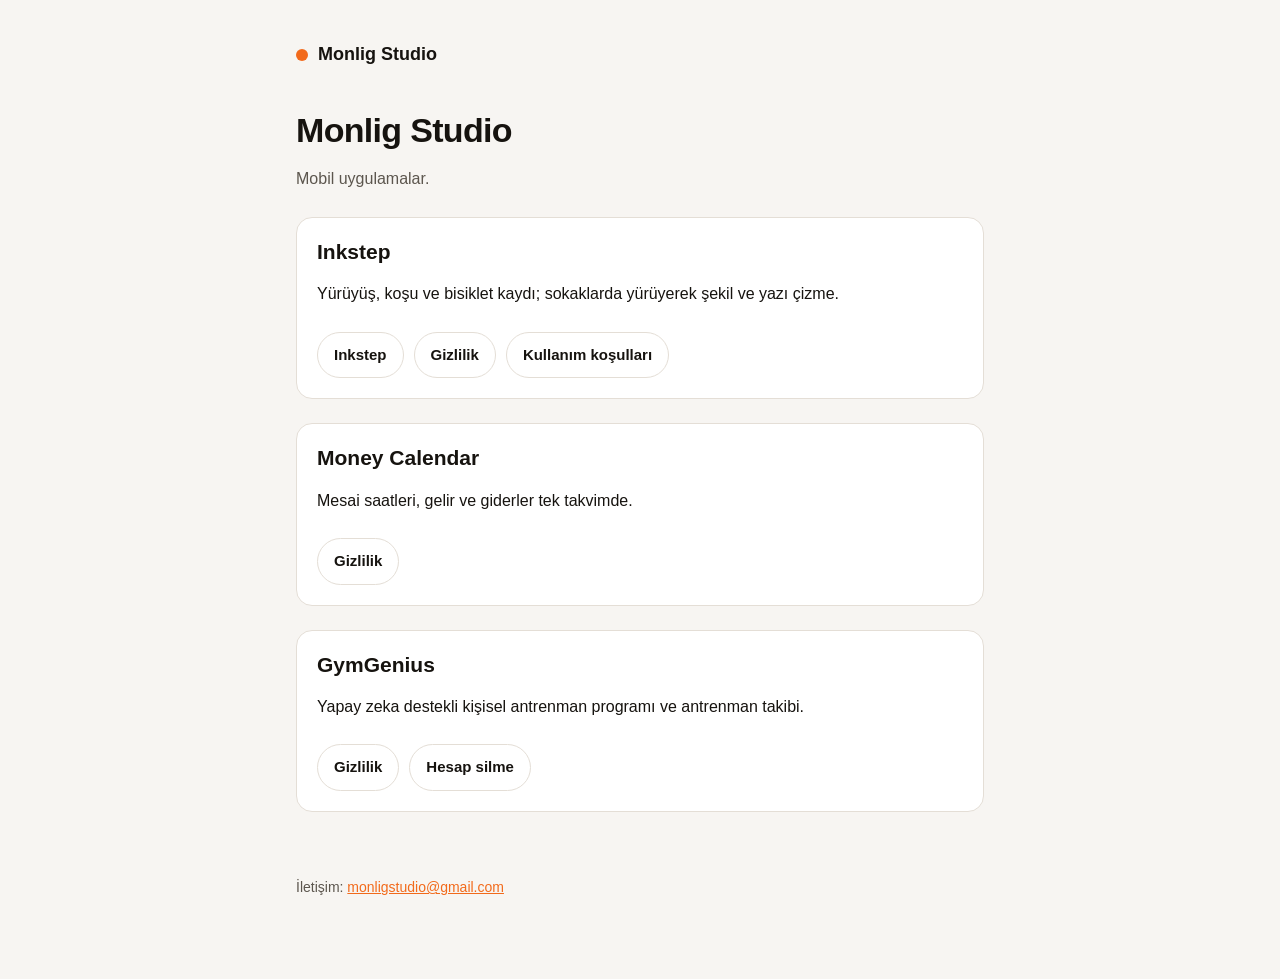
<file: index.html>
<!doctype html>
<html lang="tr">
<head>
  <meta charset="utf-8">
  <meta name="viewport" content="width=device-width, initial-scale=1">
  <title>Monlig Studio</title>
  <meta name="description" content="Monlig Studio mobil uygulamaları.">
  <link rel="stylesheet" href="/style.css">
</head>
<body>
<main>
  <header class="top">
    <a class="brand" href="/"><span class="dot"></span>Monlig Studio</a>
  </header>

  <h1>Monlig Studio</h1>
  <p class="muted">Mobil uygulamalar.</p>

  <div class="card">
    <h2 style="margin-top:0">Inkstep</h2>
    <p>Yürüyüş, koşu ve bisiklet kaydı; sokaklarda yürüyerek şekil ve yazı çizme.</p>
    <div class="links">
      <a href="/inkstep/">Inkstep</a>
      <a href="/inkstep/privacy">Gizlilik</a>
      <a href="/inkstep/terms">Kullanım koşulları</a>
    </div>
  </div>

  <div class="card">
    <h2 style="margin-top:0">Money Calendar</h2>
    <p>Mesai saatleri, gelir ve giderler tek takvimde.</p>
    <div class="links">
      <a href="/money-calendar/privacy">Gizlilik</a>
    </div>
  </div>

  <div class="card">
    <h2 style="margin-top:0">GymGenius</h2>
    <p>Yapay zeka destekli kişisel antrenman programı ve antrenman takibi.</p>
    <div class="links">
      <a href="/gymgenius/privacy">Gizlilik</a>
      <a href="/gymgenius/delete">Hesap silme</a>
    </div>
  </div>

  <footer>İletişim: <a href="mailto:monligstudio@gmail.com">monligstudio@gmail.com</a></footer>
</main>
</body>
</html>
</file>
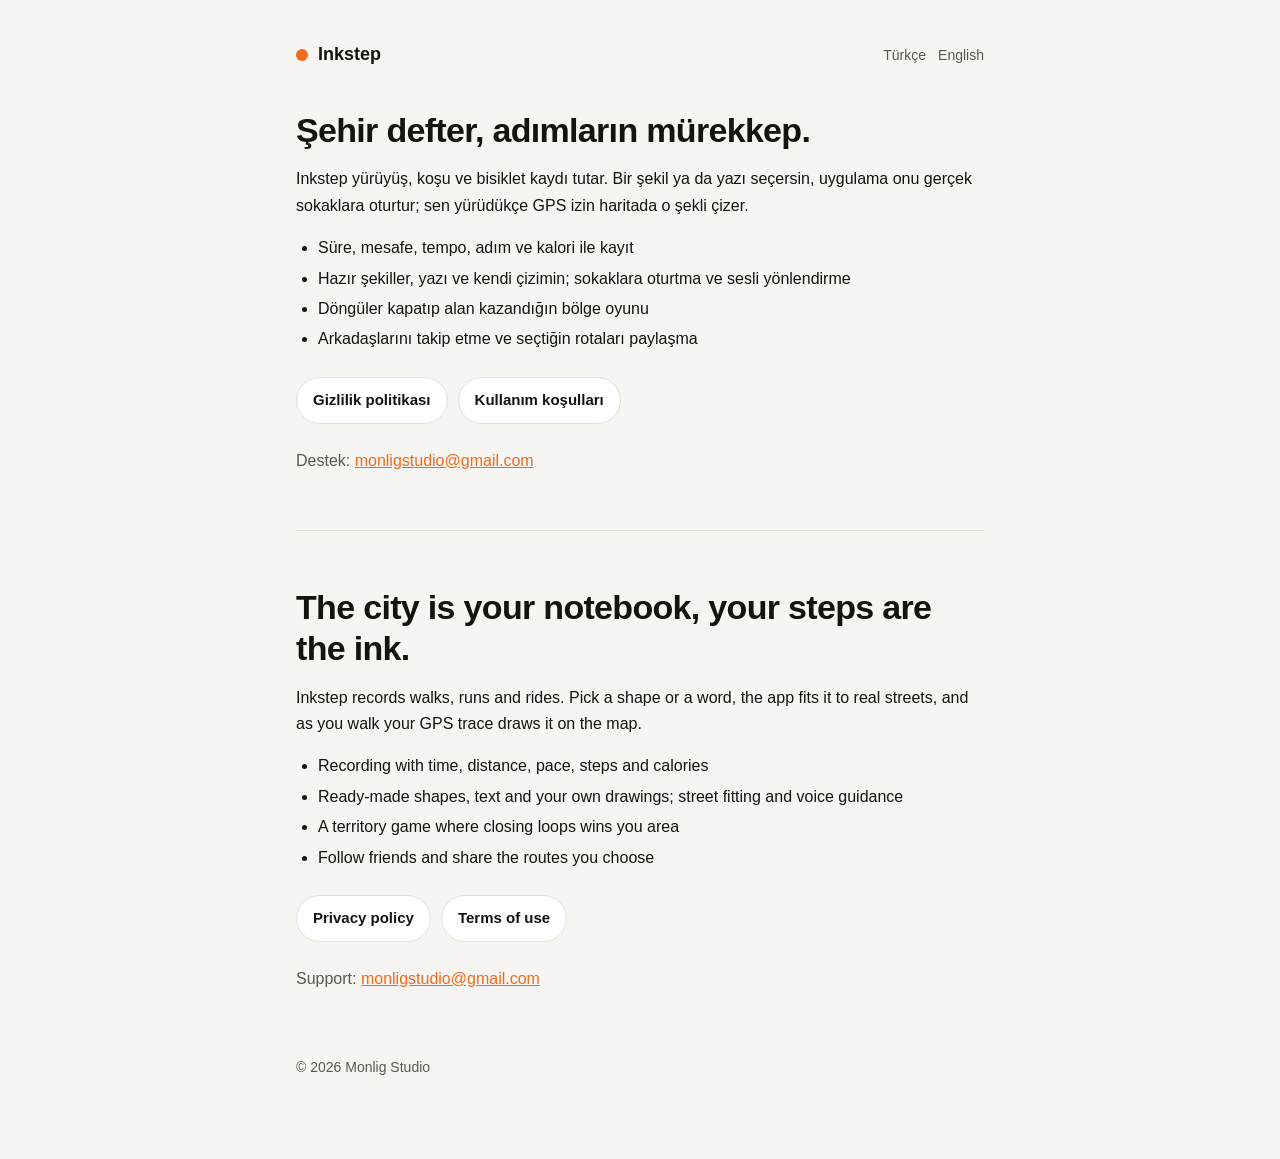
<file: inkstep/index.html>
<!doctype html>
<html lang="tr">
<head>
  <meta charset="utf-8">
  <meta name="viewport" content="width=device-width, initial-scale=1">
  <title>Inkstep</title>
  <meta name="description" content="Inkstep: yürüyüş, koşu ve bisiklet kaydı; sokaklarda yürüyerek şekil ve yazı çiz.">
  <link rel="stylesheet" href="/style.css">
</head>
<body>
<main>
  <header class="top">
    <a class="brand" href="/inkstep/"><span class="dot"></span>Inkstep</a>
    <nav class="lang"><a href="#tr">Türkçe</a><a href="#en">English</a></nav>
  </header>

  <section id="tr">
    <h1>Şehir defter, adımların mürekkep.</h1>
    <p>Inkstep yürüyüş, koşu ve bisiklet kaydı tutar. Bir şekil ya da yazı
      seçersin, uygulama onu gerçek sokaklara oturtur; sen yürüdükçe GPS izin
      haritada o şekli çizer.</p>
    <ul>
      <li>Süre, mesafe, tempo, adım ve kalori ile kayıt</li>
      <li>Hazır şekiller, yazı ve kendi çizimin; sokaklara oturtma ve sesli yönlendirme</li>
      <li>Döngüler kapatıp alan kazandığın bölge oyunu</li>
      <li>Arkadaşlarını takip etme ve seçtiğin rotaları paylaşma</li>
    </ul>
    <div class="links">
      <a href="/inkstep/privacy">Gizlilik politikası</a>
      <a href="/inkstep/terms">Kullanım koşulları</a>
    </div>
    <p class="muted" style="margin-top:24px">Destek: <a href="mailto:monligstudio@gmail.com">monligstudio@gmail.com</a></p>
  </section>

  <hr>

  <section id="en" lang="en">
    <h1>The city is your notebook, your steps are the ink.</h1>
    <p>Inkstep records walks, runs and rides. Pick a shape or a word, the app
      fits it to real streets, and as you walk your GPS trace draws it on the
      map.</p>
    <ul>
      <li>Recording with time, distance, pace, steps and calories</li>
      <li>Ready-made shapes, text and your own drawings; street fitting and voice guidance</li>
      <li>A territory game where closing loops wins you area</li>
      <li>Follow friends and share the routes you choose</li>
    </ul>
    <div class="links">
      <a href="/inkstep/privacy#en">Privacy policy</a>
      <a href="/inkstep/terms#en">Terms of use</a>
    </div>
    <p class="muted" style="margin-top:24px">Support: <a href="mailto:monligstudio@gmail.com">monligstudio@gmail.com</a></p>
  </section>

  <footer>© 2026 Monlig Studio</footer>
</main>
</body>
</html>
</file>
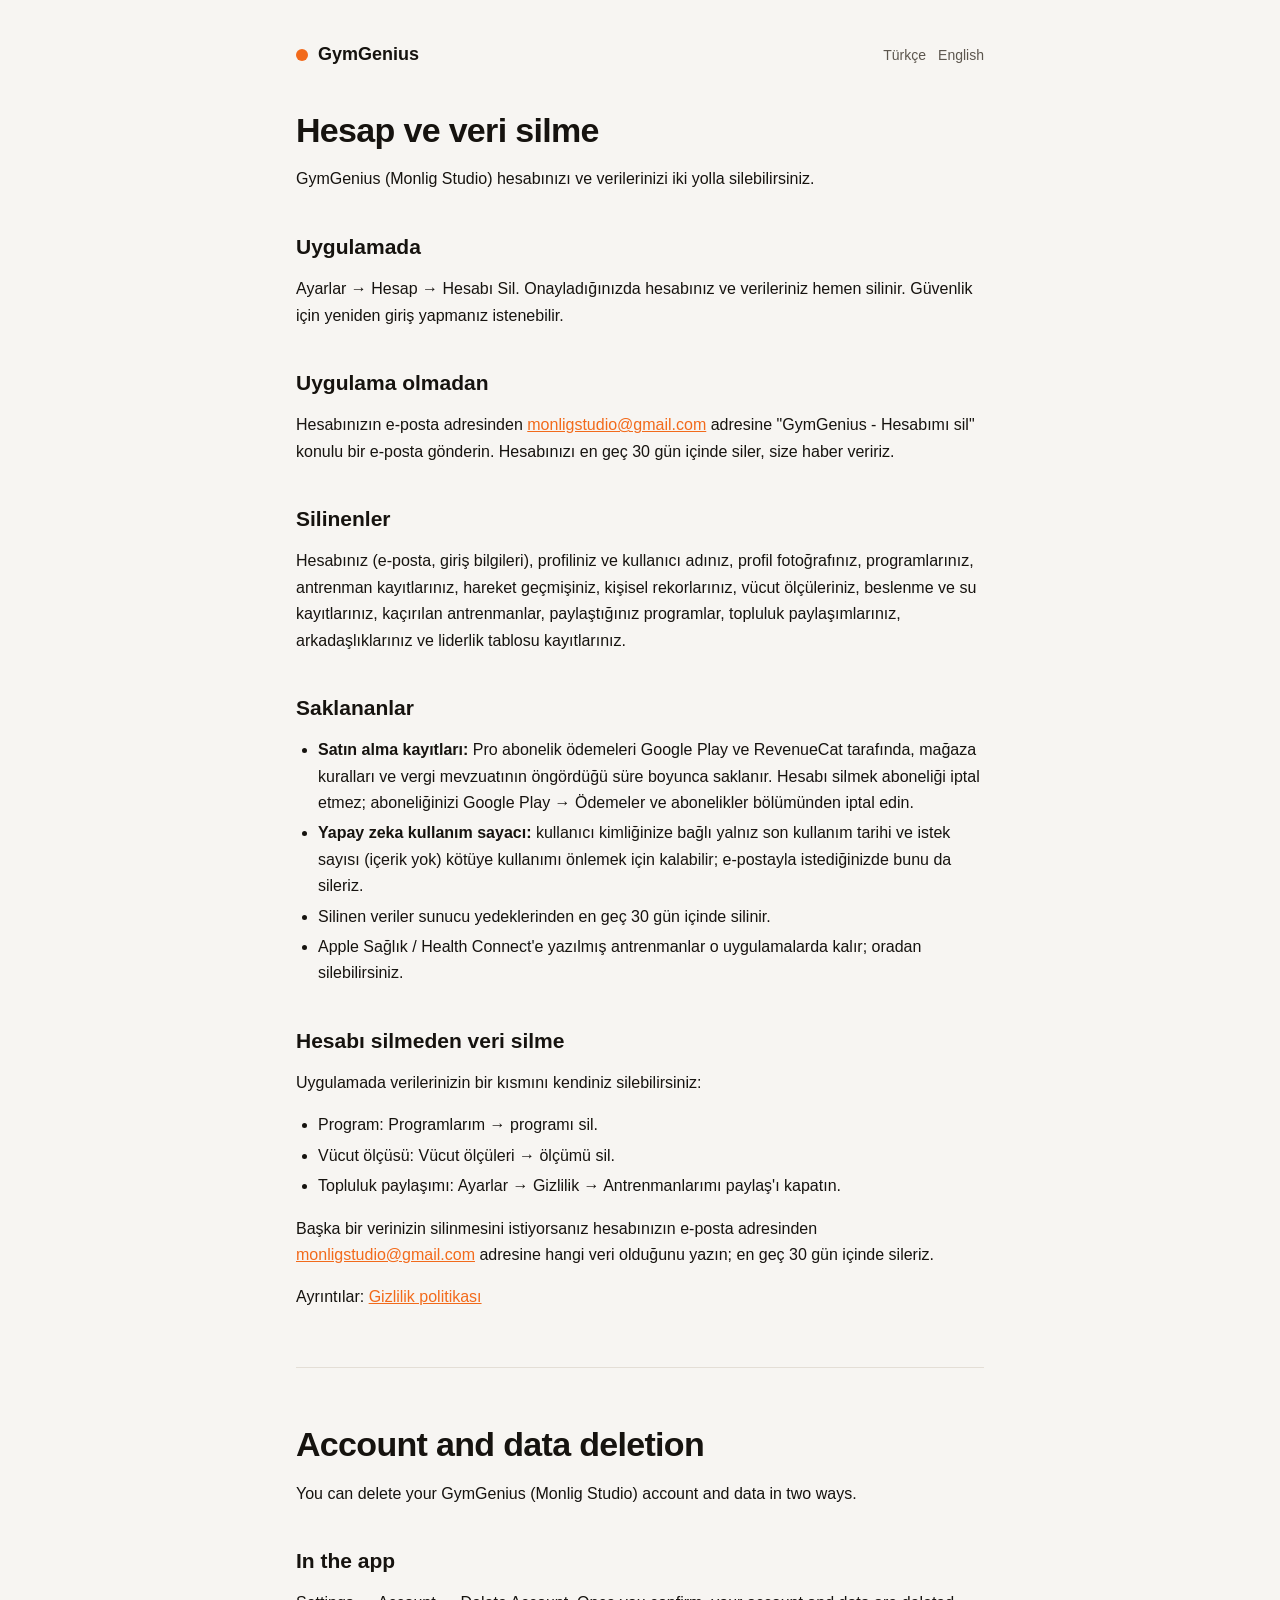
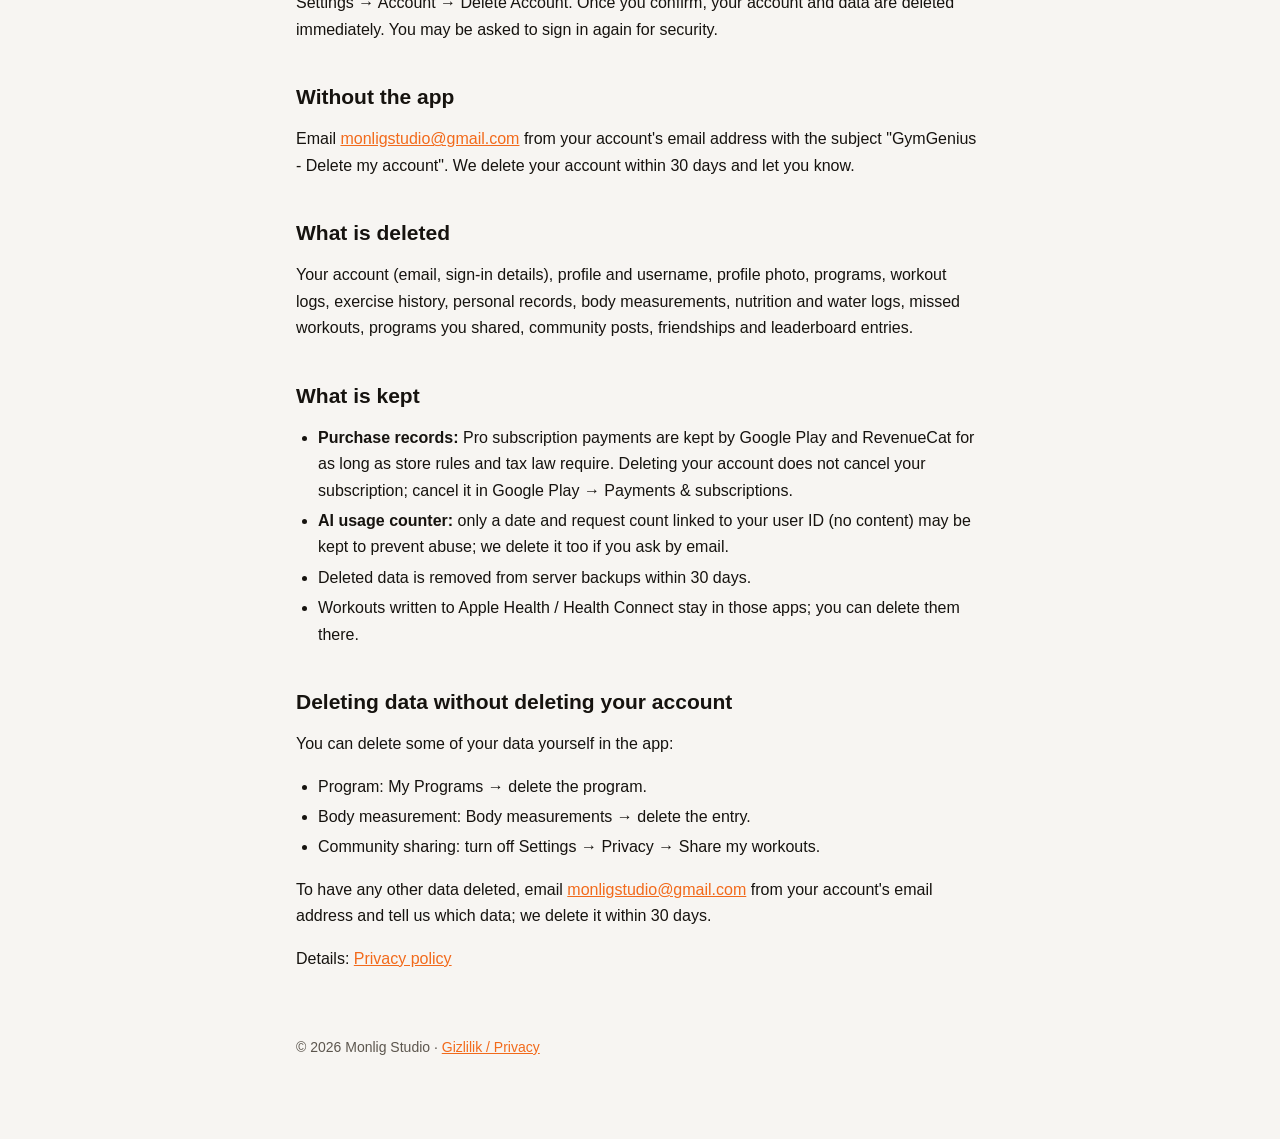
<file: gymgenius/delete.html>
<!doctype html>
<html lang="tr">
<head>
  <meta charset="utf-8">
  <meta name="viewport" content="width=device-width, initial-scale=1">
  <title>GymGenius Hesap Silme</title>
  <meta name="description" content="GymGenius hesabınızı ve verilerinizi nasıl silersiniz.">
  <link rel="stylesheet" href="/style.css">
</head>
<body>
<main>
  <header class="top">
    <a class="brand" href="/"><span class="dot"></span>GymGenius</a>
    <nav class="lang"><a href="#tr">Türkçe</a><a href="#en">English</a></nav>
  </header>

  <!-- ─────────────────────────── TÜRKÇE ─────────────────────────── -->
  <section id="tr">
    <h1>Hesap ve veri silme</h1>
    <p>GymGenius (Monlig Studio) hesabınızı ve verilerinizi iki yolla
      silebilirsiniz.</p>

    <h2>Uygulamada</h2>
    <p>Ayarlar → Hesap → Hesabı Sil. Onayladığınızda hesabınız ve verileriniz
      hemen silinir. Güvenlik için yeniden giriş yapmanız istenebilir.</p>

    <h2>Uygulama olmadan</h2>
    <p>Hesabınızın e-posta adresinden
      <a href="mailto:monligstudio@gmail.com?subject=GymGenius%20-%20Hesab%C4%B1m%C4%B1%20sil">monligstudio@gmail.com</a>
      adresine "GymGenius - Hesabımı sil" konulu bir e-posta gönderin.
      Hesabınızı en geç 30 gün içinde siler, size haber veririz.</p>

    <h2>Silinenler</h2>
    <p>Hesabınız (e-posta, giriş bilgileri), profiliniz ve kullanıcı adınız,
      profil fotoğrafınız, programlarınız, antrenman kayıtlarınız, hareket
      geçmişiniz, kişisel rekorlarınız, vücut ölçüleriniz, beslenme ve su
      kayıtlarınız, kaçırılan antrenmanlar, paylaştığınız programlar,
      topluluk paylaşımlarınız, arkadaşlıklarınız ve liderlik tablosu
      kayıtlarınız.</p>

    <h2>Saklananlar</h2>
    <ul>
      <li><strong>Satın alma kayıtları:</strong> Pro abonelik ödemeleri
        Google Play ve RevenueCat tarafında, mağaza kuralları ve vergi
        mevzuatının öngördüğü süre boyunca saklanır. Hesabı silmek aboneliği
        iptal etmez; aboneliğinizi Google Play → Ödemeler ve abonelikler
        bölümünden iptal edin.</li>
      <li><strong>Yapay zeka kullanım sayacı:</strong> kullanıcı kimliğinize
        bağlı yalnız son kullanım tarihi ve istek sayısı (içerik yok) kötüye
        kullanımı önlemek için kalabilir; e-postayla istediğinizde bunu da
        sileriz.</li>
      <li>Silinen veriler sunucu yedeklerinden en geç 30 gün içinde
        silinir.</li>
      <li>Apple Sağlık / Health Connect'e yazılmış antrenmanlar o
        uygulamalarda kalır; oradan silebilirsiniz.</li>
    </ul>

    <h2 id="veri">Hesabı silmeden veri silme</h2>
    <p>Uygulamada verilerinizin bir kısmını kendiniz silebilirsiniz:</p>
    <ul>
      <li>Program: Programlarım → programı sil.</li>
      <li>Vücut ölçüsü: Vücut ölçüleri → ölçümü sil.</li>
      <li>Topluluk paylaşımı: Ayarlar → Gizlilik → Antrenmanlarımı paylaş'ı kapatın.</li>
    </ul>
    <p>Başka bir verinizin silinmesini istiyorsanız hesabınızın e-posta
      adresinden <a href="mailto:monligstudio@gmail.com?subject=GymGenius%20-%20Veri%20silme">monligstudio@gmail.com</a>
      adresine hangi veri olduğunu yazın; en geç 30 gün içinde sileriz.</p>

    <p>Ayrıntılar: <a href="/gymgenius/privacy#tr">Gizlilik politikası</a></p>
  </section>

  <hr>

  <!-- ─────────────────────────── ENGLISH ─────────────────────────── -->
  <section id="en" lang="en">
    <h1>Account and data deletion</h1>
    <p>You can delete your GymGenius (Monlig Studio) account and data in two
      ways.</p>

    <h2>In the app</h2>
    <p>Settings → Account → Delete Account. Once you confirm, your account and
      data are deleted immediately. You may be asked to sign in again for
      security.</p>

    <h2>Without the app</h2>
    <p>Email
      <a href="mailto:monligstudio@gmail.com?subject=GymGenius%20-%20Delete%20my%20account">monligstudio@gmail.com</a>
      from your account's email address with the subject "GymGenius - Delete
      my account". We delete your account within 30 days and let you
      know.</p>

    <h2>What is deleted</h2>
    <p>Your account (email, sign-in details), profile and username, profile
      photo, programs, workout logs, exercise history, personal records, body
      measurements, nutrition and water logs, missed workouts, programs you
      shared, community posts, friendships and leaderboard entries.</p>

    <h2>What is kept</h2>
    <ul>
      <li><strong>Purchase records:</strong> Pro subscription payments are
        kept by Google Play and RevenueCat for as long as store rules and tax
        law require. Deleting your account does not cancel your subscription;
        cancel it in Google Play → Payments &amp; subscriptions.</li>
      <li><strong>AI usage counter:</strong> only a date and request count
        linked to your user ID (no content) may be kept to prevent abuse; we
        delete it too if you ask by email.</li>
      <li>Deleted data is removed from server backups within 30 days.</li>
      <li>Workouts written to Apple Health / Health Connect stay in those
        apps; you can delete them there.</li>
    </ul>

    <h2 id="data">Deleting data without deleting your account</h2>
    <p>You can delete some of your data yourself in the app:</p>
    <ul>
      <li>Program: My Programs → delete the program.</li>
      <li>Body measurement: Body measurements → delete the entry.</li>
      <li>Community sharing: turn off Settings → Privacy → Share my workouts.</li>
    </ul>
    <p>To have any other data deleted, email
      <a href="mailto:monligstudio@gmail.com?subject=GymGenius%20-%20Data%20deletion">monligstudio@gmail.com</a>
      from your account's email address and tell us which data; we delete it
      within 30 days.</p>

    <p>Details: <a href="/gymgenius/privacy#en">Privacy policy</a></p>
  </section>

  <footer>© 2026 Monlig Studio · <a href="/gymgenius/privacy">Gizlilik / Privacy</a></footer>
</main>
</body>
</html>
</file>
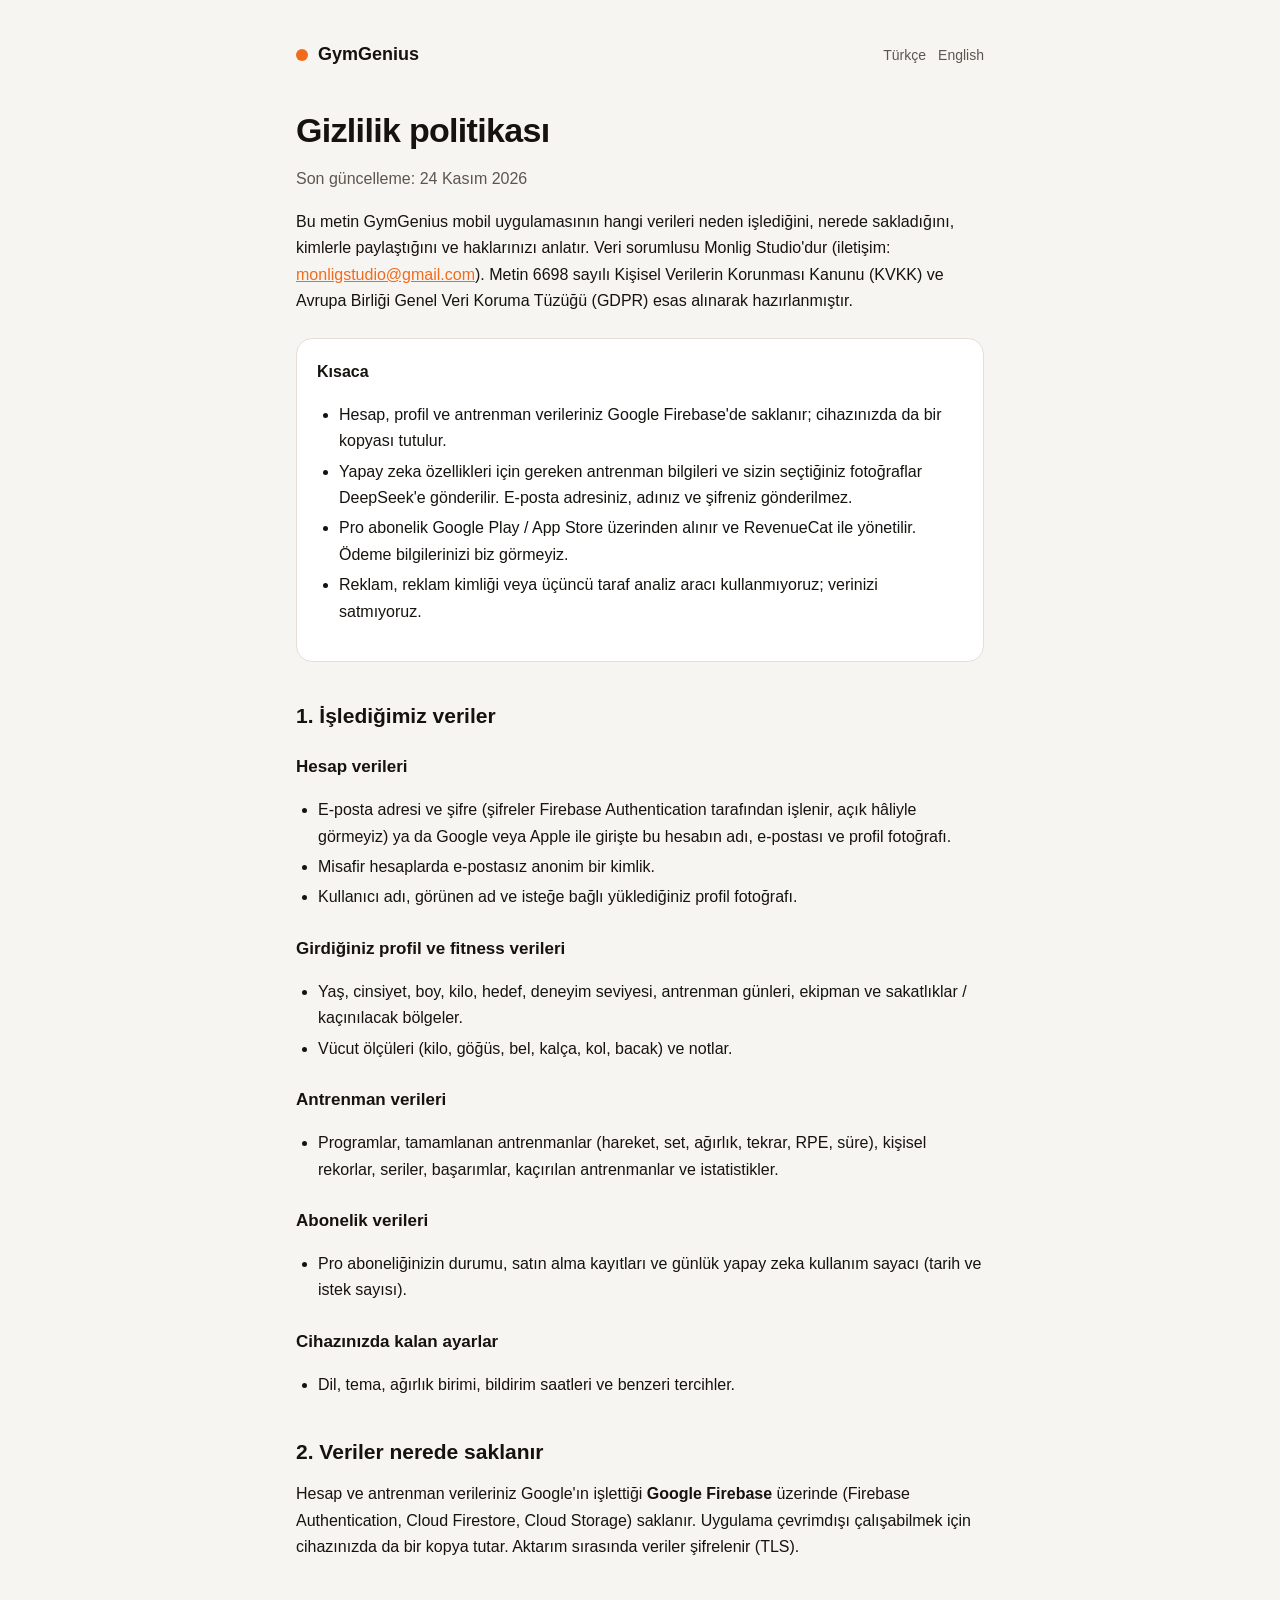
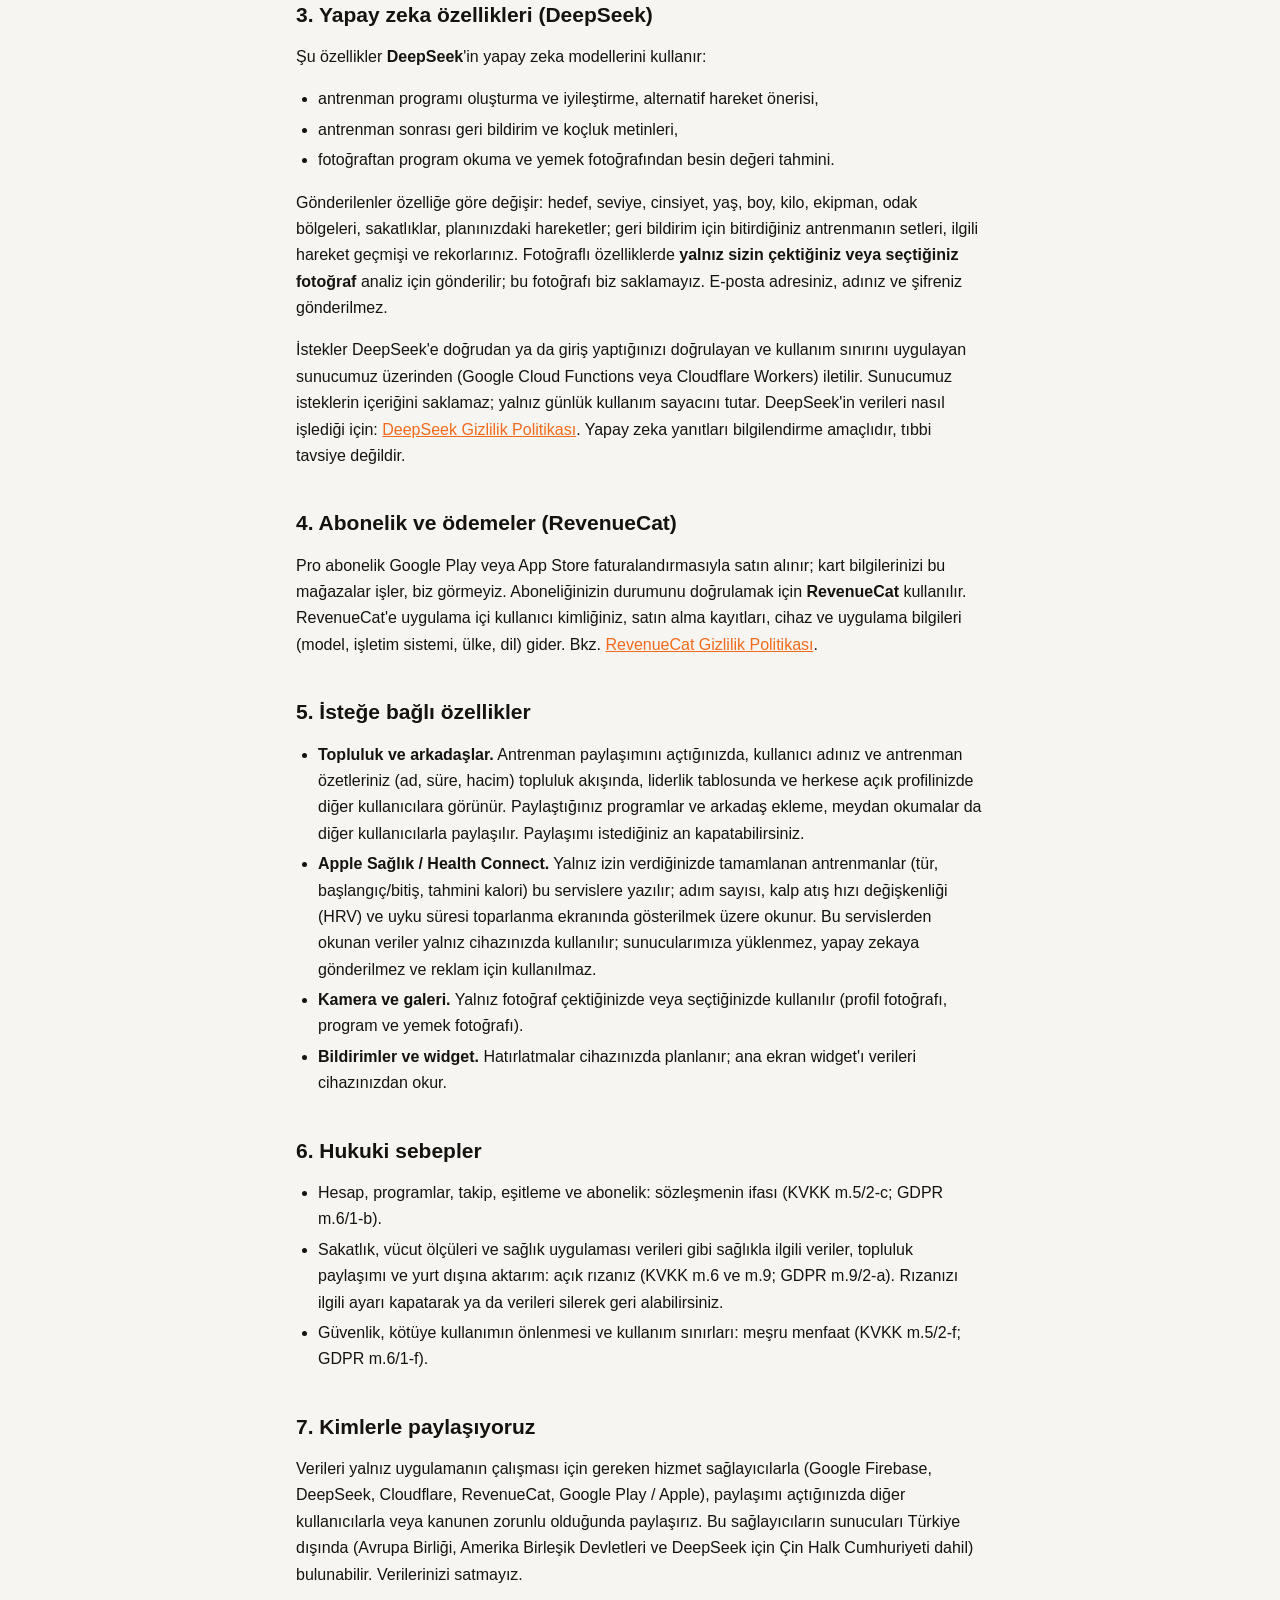
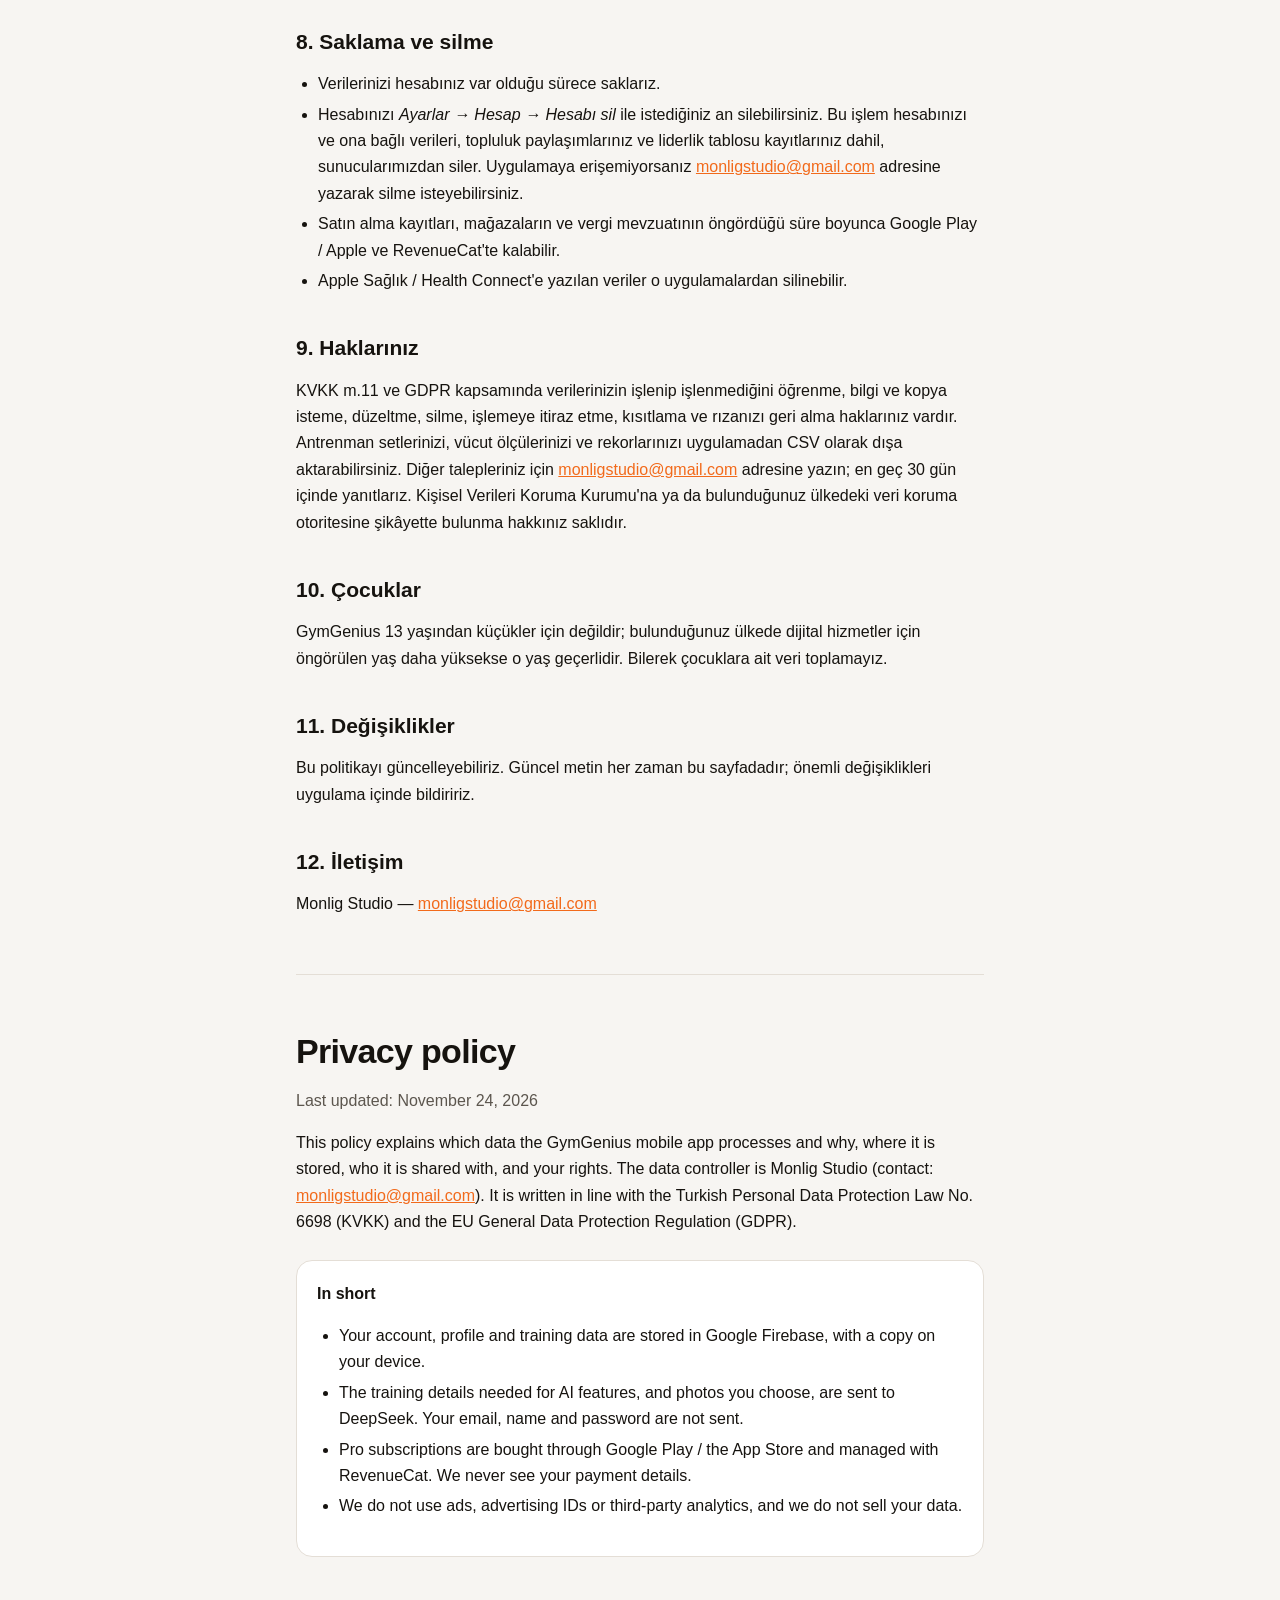
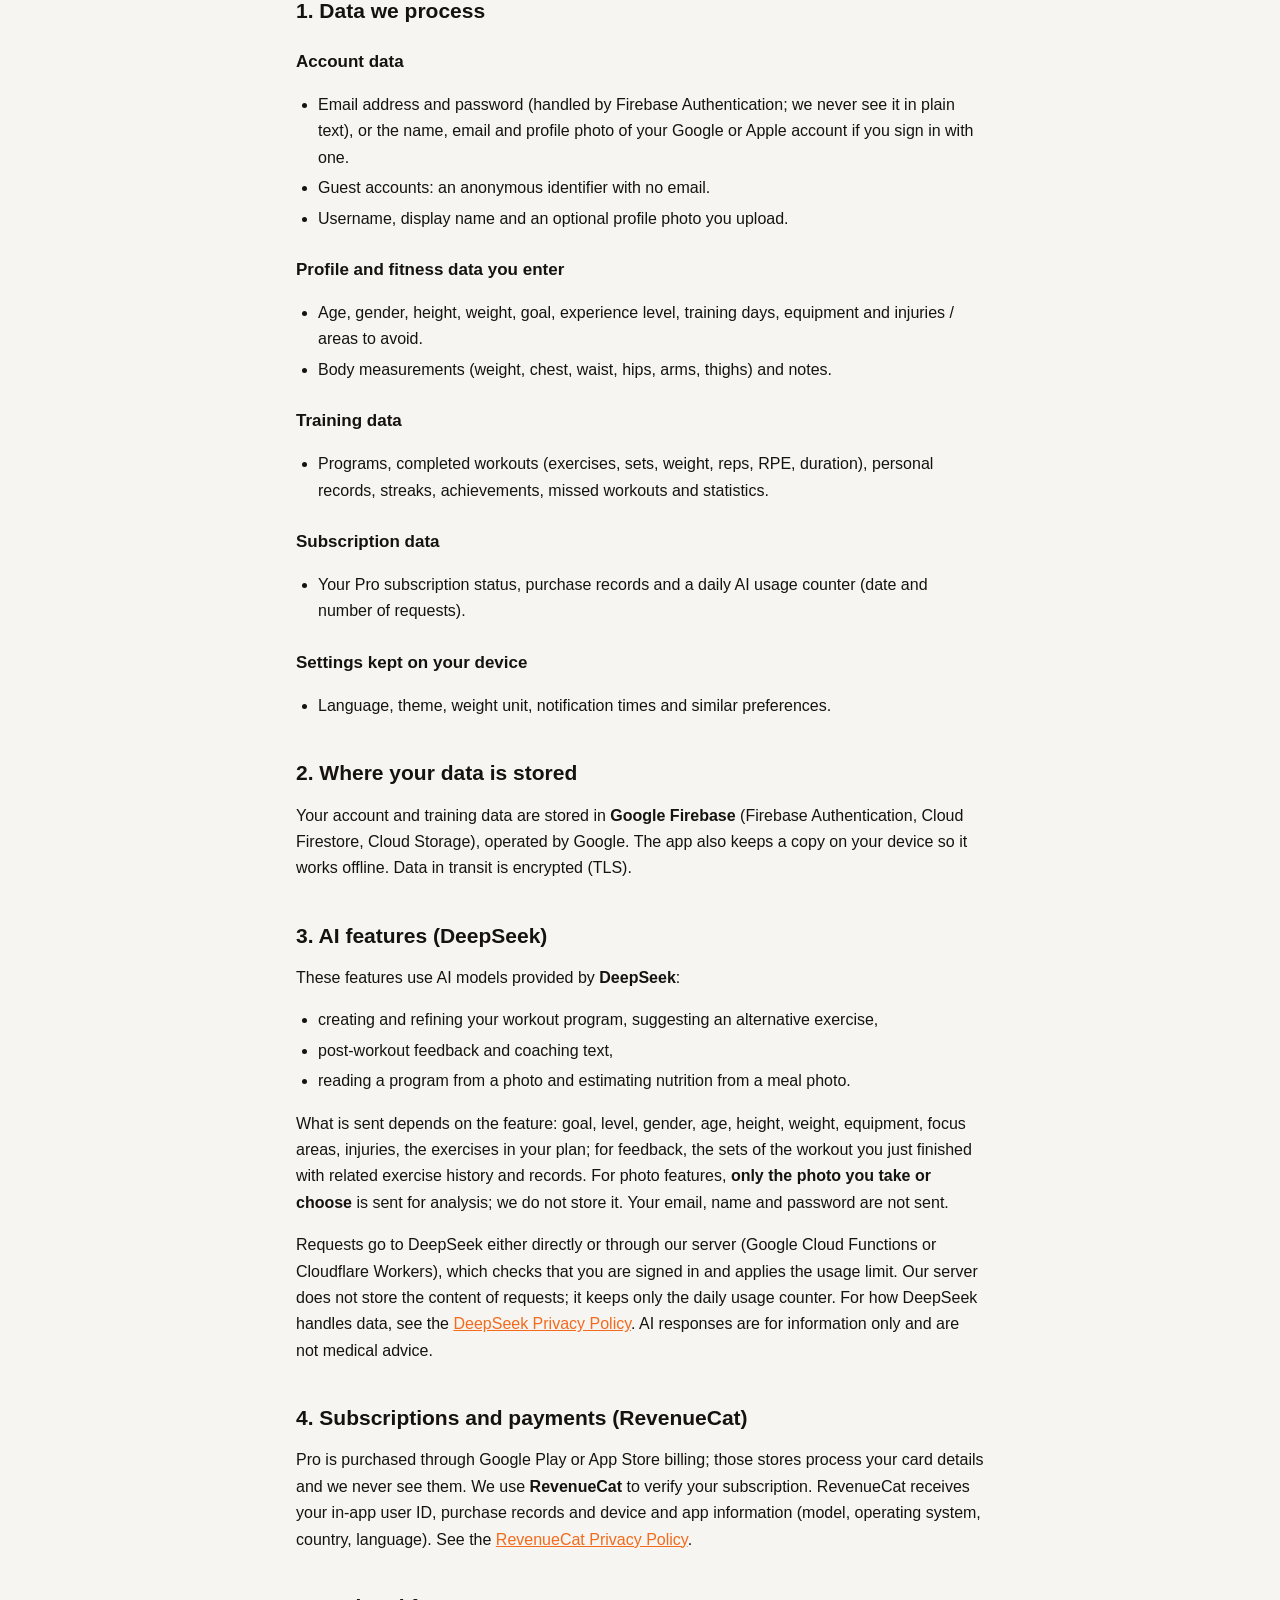
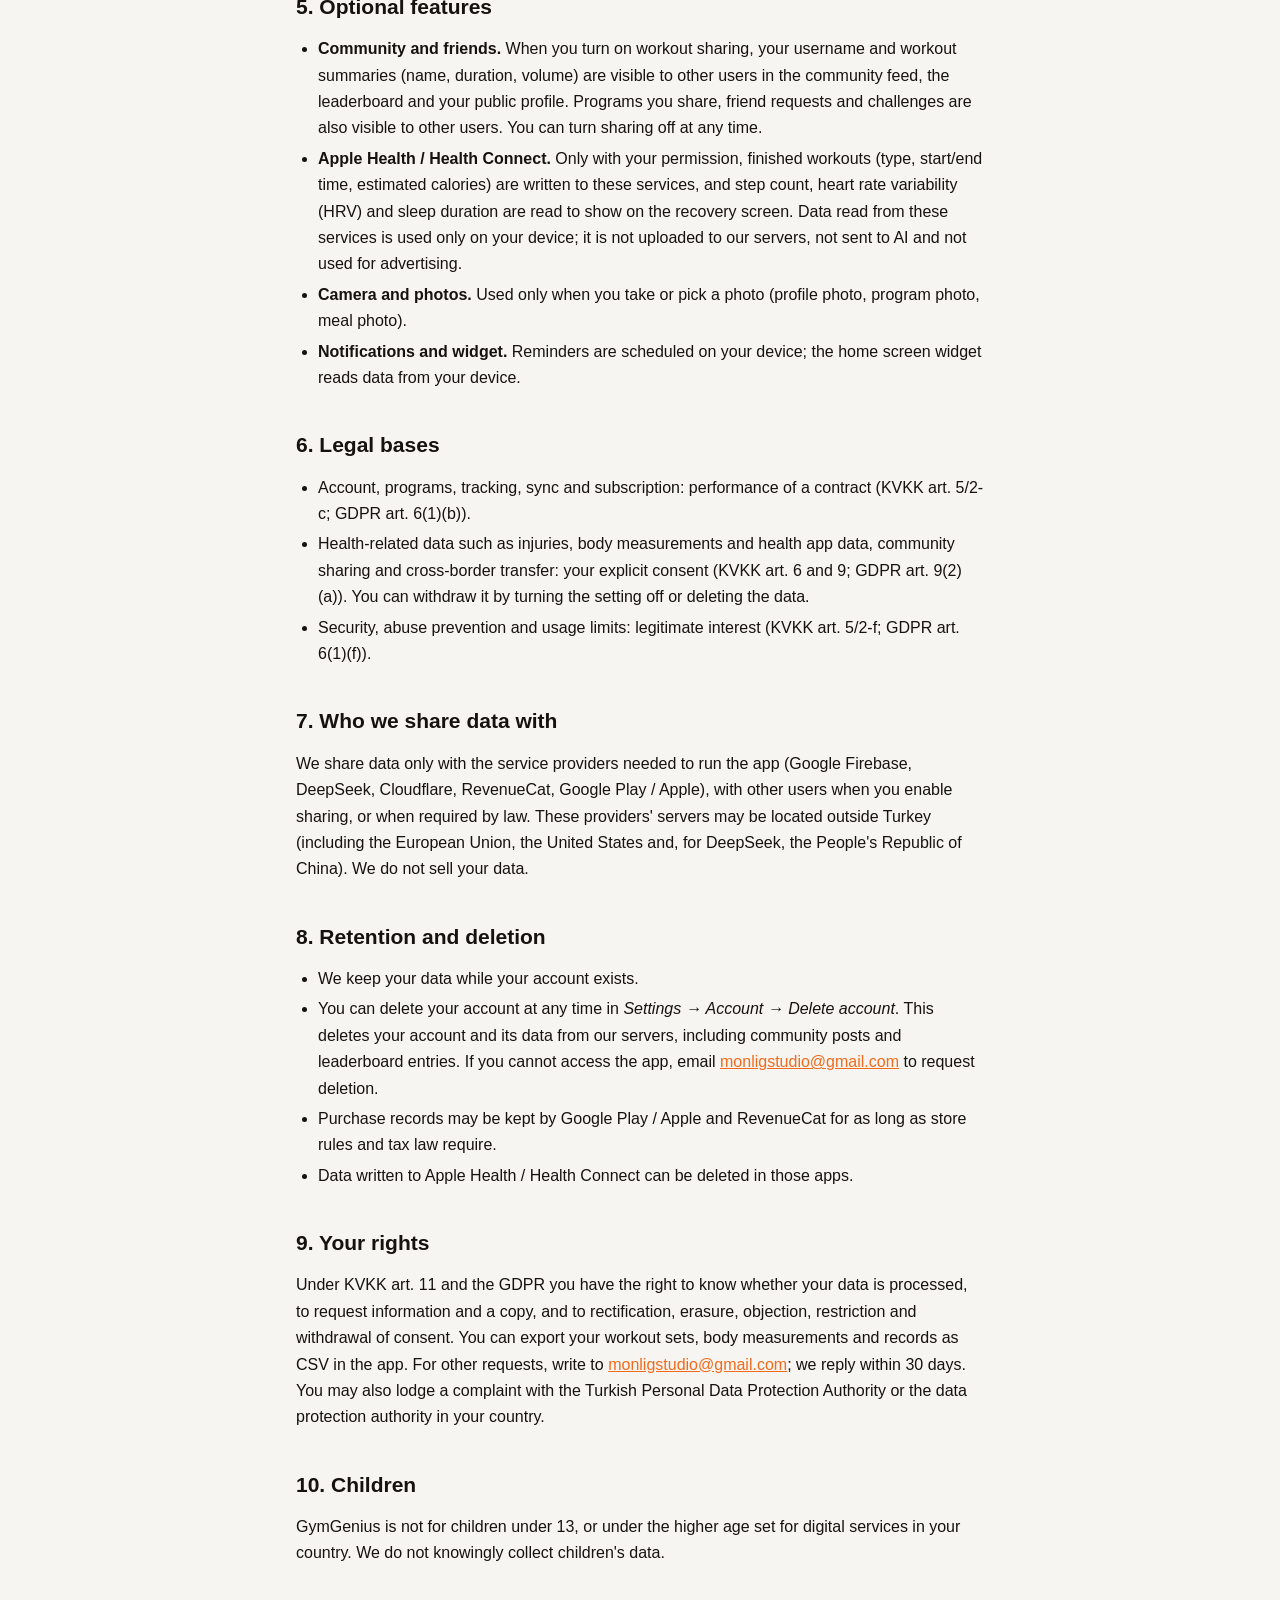
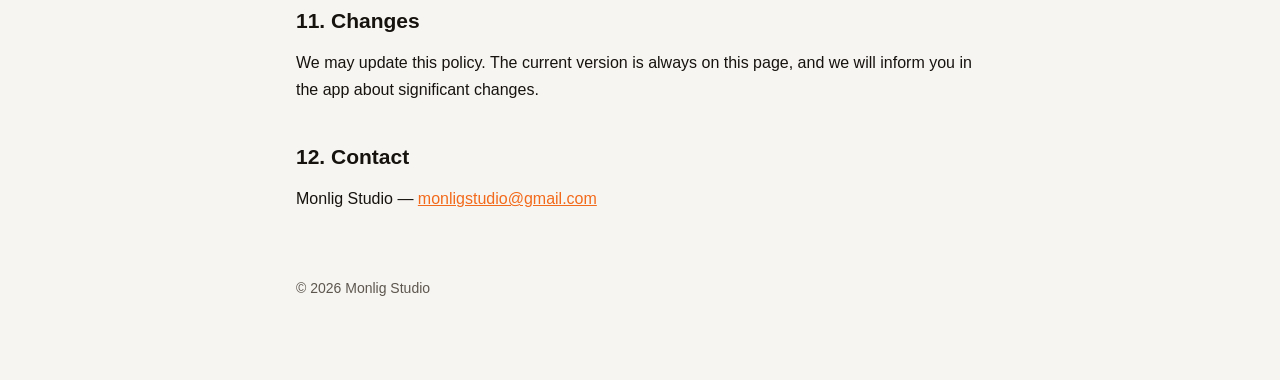
<file: gymgenius/privacy.html>
<!doctype html>
<html lang="tr">
<head>
  <meta charset="utf-8">
  <meta name="viewport" content="width=device-width, initial-scale=1">
  <title>GymGenius Gizlilik</title>
  <meta name="description" content="GymGenius gizlilik politikası: hesap ve antrenman verileri Firebase'de saklanır; yapay zeka özellikleri DeepSeek ile çalışır; abonelikler RevenueCat ile yönetilir.">
  <link rel="stylesheet" href="/style.css">
</head>
<body>
<main>
  <header class="top">
    <a class="brand" href="/"><span class="dot"></span>GymGenius</a>
    <nav class="lang"><a href="#tr">Türkçe</a><a href="#en">English</a></nav>
  </header>

  <!-- ─────────────────────────── TÜRKÇE ─────────────────────────── -->
  <section id="tr">
    <h1>Gizlilik politikası</h1>
    <p class="muted">Son güncelleme: 24 Kasım 2026</p>

    <p>Bu metin GymGenius mobil uygulamasının hangi verileri neden işlediğini,
      nerede sakladığını, kimlerle paylaştığını ve haklarınızı anlatır. Veri
      sorumlusu Monlig Studio'dur (iletişim:
      <a href="mailto:monligstudio@gmail.com">monligstudio@gmail.com</a>).
      Metin 6698 sayılı Kişisel Verilerin Korunması Kanunu (KVKK) ve Avrupa
      Birliği Genel Veri Koruma Tüzüğü (GDPR) esas alınarak hazırlanmıştır.</p>

    <div class="card">
      <strong>Kısaca</strong>
      <ul>
        <li>Hesap, profil ve antrenman verileriniz Google Firebase'de saklanır; cihazınızda da bir kopyası tutulur.</li>
        <li>Yapay zeka özellikleri için gereken antrenman bilgileri ve sizin seçtiğiniz fotoğraflar DeepSeek'e gönderilir. E-posta adresiniz, adınız ve şifreniz gönderilmez.</li>
        <li>Pro abonelik Google Play / App Store üzerinden alınır ve RevenueCat ile yönetilir. Ödeme bilgilerinizi biz görmeyiz.</li>
        <li>Reklam, reklam kimliği veya üçüncü taraf analiz aracı kullanmıyoruz; verinizi satmıyoruz.</li>
      </ul>
    </div>

    <h2>1. İşlediğimiz veriler</h2>
    <h3>Hesap verileri</h3>
    <ul>
      <li>E-posta adresi ve şifre (şifreler Firebase Authentication tarafından işlenir, açık hâliyle görmeyiz) ya da Google veya Apple ile girişte bu hesabın adı, e-postası ve profil fotoğrafı.</li>
      <li>Misafir hesaplarda e-postasız anonim bir kimlik.</li>
      <li>Kullanıcı adı, görünen ad ve isteğe bağlı yüklediğiniz profil fotoğrafı.</li>
    </ul>
    <h3>Girdiğiniz profil ve fitness verileri</h3>
    <ul>
      <li>Yaş, cinsiyet, boy, kilo, hedef, deneyim seviyesi, antrenman günleri, ekipman ve sakatlıklar / kaçınılacak bölgeler.</li>
      <li>Vücut ölçüleri (kilo, göğüs, bel, kalça, kol, bacak) ve notlar.</li>
    </ul>
    <h3>Antrenman verileri</h3>
    <ul>
      <li>Programlar, tamamlanan antrenmanlar (hareket, set, ağırlık, tekrar, RPE, süre), kişisel rekorlar, seriler, başarımlar, kaçırılan antrenmanlar ve istatistikler.</li>
    </ul>
    <h3>Abonelik verileri</h3>
    <ul>
      <li>Pro aboneliğinizin durumu, satın alma kayıtları ve günlük yapay zeka kullanım sayacı (tarih ve istek sayısı).</li>
    </ul>
    <h3>Cihazınızda kalan ayarlar</h3>
    <ul>
      <li>Dil, tema, ağırlık birimi, bildirim saatleri ve benzeri tercihler.</li>
    </ul>

    <h2>2. Veriler nerede saklanır</h2>
    <p>Hesap ve antrenman verileriniz Google'ın işlettiği <strong>Google
      Firebase</strong> üzerinde (Firebase Authentication, Cloud Firestore,
      Cloud Storage) saklanır. Uygulama çevrimdışı çalışabilmek için
      cihazınızda da bir kopya tutar. Aktarım sırasında veriler şifrelenir
      (TLS).</p>

    <h2>3. Yapay zeka özellikleri (DeepSeek)</h2>
    <p>Şu özellikler <strong>DeepSeek</strong>'in yapay zeka modellerini
      kullanır:</p>
    <ul>
      <li>antrenman programı oluşturma ve iyileştirme, alternatif hareket önerisi,</li>
      <li>antrenman sonrası geri bildirim ve koçluk metinleri,</li>
      <li>fotoğraftan program okuma ve yemek fotoğrafından besin değeri tahmini.</li>
    </ul>
    <p>Gönderilenler özelliğe göre değişir: hedef, seviye, cinsiyet, yaş, boy,
      kilo, ekipman, odak bölgeleri, sakatlıklar, planınızdaki hareketler;
      geri bildirim için bitirdiğiniz antrenmanın setleri, ilgili hareket
      geçmişi ve rekorlarınız. Fotoğraflı özelliklerde <strong>yalnız sizin
      çektiğiniz veya seçtiğiniz fotoğraf</strong> analiz için gönderilir; bu
      fotoğrafı biz saklamayız. E-posta adresiniz, adınız ve şifreniz
      gönderilmez.</p>
    <p>İstekler DeepSeek'e doğrudan ya da giriş yaptığınızı doğrulayan ve
      kullanım sınırını uygulayan sunucumuz üzerinden (Google Cloud
      Functions veya Cloudflare Workers) iletilir. Sunucumuz isteklerin
      içeriğini saklamaz; yalnız günlük kullanım sayacını tutar. DeepSeek'in
      verileri nasıl işlediği için:
      <a href="https://platform.deepseek.com/downloads/DeepSeek%20Open%20Platform%20Privacy%20Policy.html">DeepSeek Gizlilik Politikası</a>.
      Yapay zeka yanıtları bilgilendirme amaçlıdır, tıbbi tavsiye değildir.</p>

    <h2>4. Abonelik ve ödemeler (RevenueCat)</h2>
    <p>Pro abonelik Google Play veya App Store faturalandırmasıyla satın
      alınır; kart bilgilerinizi bu mağazalar işler, biz görmeyiz.
      Aboneliğinizin durumunu doğrulamak için <strong>RevenueCat</strong>
      kullanılır. RevenueCat'e uygulama içi kullanıcı kimliğiniz, satın alma
      kayıtları, cihaz ve uygulama bilgileri (model, işletim sistemi, ülke,
      dil) gider. Bkz.
      <a href="https://www.revenuecat.com/privacy">RevenueCat Gizlilik Politikası</a>.</p>

    <h2>5. İsteğe bağlı özellikler</h2>
    <ul>
      <li><strong>Topluluk ve arkadaşlar.</strong> Antrenman paylaşımını
        açtığınızda, kullanıcı adınız ve antrenman özetleriniz (ad, süre,
        hacim) topluluk akışında, liderlik tablosunda ve herkese açık
        profilinizde diğer kullanıcılara görünür. Paylaştığınız programlar ve
        arkadaş ekleme, meydan okumalar da diğer kullanıcılarla paylaşılır.
        Paylaşımı istediğiniz an kapatabilirsiniz.</li>
      <li><strong>Apple Sağlık / Health Connect.</strong> Yalnız izin
        verdiğinizde tamamlanan antrenmanlar (tür, başlangıç/bitiş, tahmini
        kalori) bu servislere yazılır; adım sayısı, kalp atış hızı
        değişkenliği (HRV) ve uyku süresi toparlanma ekranında gösterilmek
        üzere okunur. Bu servislerden okunan veriler yalnız cihazınızda
        kullanılır; sunucularımıza yüklenmez, yapay zekaya gönderilmez ve
        reklam için kullanılmaz.</li>
      <li><strong>Kamera ve galeri.</strong> Yalnız fotoğraf çektiğinizde veya
        seçtiğinizde kullanılır (profil fotoğrafı, program ve yemek
        fotoğrafı).</li>
      <li><strong>Bildirimler ve widget.</strong> Hatırlatmalar cihazınızda
        planlanır; ana ekran widget'ı verileri cihazınızdan okur.</li>
    </ul>

    <h2>6. Hukuki sebepler</h2>
    <ul>
      <li>Hesap, programlar, takip, eşitleme ve abonelik: sözleşmenin ifası (KVKK m.5/2-c; GDPR m.6/1-b).</li>
      <li>Sakatlık, vücut ölçüleri ve sağlık uygulaması verileri gibi sağlıkla ilgili veriler, topluluk paylaşımı ve yurt dışına aktarım: açık rızanız (KVKK m.6 ve m.9; GDPR m.9/2-a). Rızanızı ilgili ayarı kapatarak ya da verileri silerek geri alabilirsiniz.</li>
      <li>Güvenlik, kötüye kullanımın önlenmesi ve kullanım sınırları: meşru menfaat (KVKK m.5/2-f; GDPR m.6/1-f).</li>
    </ul>

    <h2>7. Kimlerle paylaşıyoruz</h2>
    <p>Verileri yalnız uygulamanın çalışması için gereken hizmet
      sağlayıcılarla (Google Firebase, DeepSeek, Cloudflare, RevenueCat,
      Google Play / Apple), paylaşımı açtığınızda diğer kullanıcılarla veya
      kanunen zorunlu olduğunda paylaşırız. Bu sağlayıcıların sunucuları
      Türkiye dışında (Avrupa Birliği, Amerika Birleşik Devletleri ve
      DeepSeek için Çin Halk Cumhuriyeti dahil) bulunabilir. Verilerinizi
      satmayız.</p>

    <h2>8. Saklama ve silme</h2>
    <ul>
      <li>Verilerinizi hesabınız var olduğu sürece saklarız.</li>
      <li>Hesabınızı <em>Ayarlar → Hesap → Hesabı sil</em> ile istediğiniz an
        silebilirsiniz. Bu işlem hesabınızı ve ona bağlı verileri, topluluk
        paylaşımlarınız ve liderlik tablosu kayıtlarınız dahil,
        sunucularımızdan siler. Uygulamaya erişemiyorsanız
        <a href="mailto:monligstudio@gmail.com">monligstudio@gmail.com</a>
        adresine yazarak silme isteyebilirsiniz.</li>
      <li>Satın alma kayıtları, mağazaların ve vergi mevzuatının öngördüğü
        süre boyunca Google Play / Apple ve RevenueCat'te kalabilir.</li>
      <li>Apple Sağlık / Health Connect'e yazılan veriler o uygulamalardan
        silinebilir.</li>
    </ul>

    <h2>9. Haklarınız</h2>
    <p>KVKK m.11 ve GDPR kapsamında verilerinizin işlenip işlenmediğini
      öğrenme, bilgi ve kopya isteme, düzeltme, silme, işlemeye itiraz etme,
      kısıtlama ve rızanızı geri alma haklarınız vardır. Antrenman
      setlerinizi, vücut ölçülerinizi ve rekorlarınızı uygulamadan CSV olarak
      dışa aktarabilirsiniz. Diğer talepleriniz için
      <a href="mailto:monligstudio@gmail.com">monligstudio@gmail.com</a>
      adresine yazın; en geç 30 gün içinde yanıtlarız. Kişisel Verileri Koruma
      Kurumu'na ya da bulunduğunuz ülkedeki veri koruma otoritesine şikâyette
      bulunma hakkınız saklıdır.</p>

    <h2>10. Çocuklar</h2>
    <p>GymGenius 13 yaşından küçükler için değildir; bulunduğunuz ülkede
      dijital hizmetler için öngörülen yaş daha yüksekse o yaş geçerlidir.
      Bilerek çocuklara ait veri toplamayız.</p>

    <h2>11. Değişiklikler</h2>
    <p>Bu politikayı güncelleyebiliriz. Güncel metin her zaman bu sayfadadır;
      önemli değişiklikleri uygulama içinde bildiririz.</p>

    <h2>12. İletişim</h2>
    <p>Monlig Studio — <a href="mailto:monligstudio@gmail.com">monligstudio@gmail.com</a></p>
  </section>

  <hr>

  <!-- ─────────────────────────── ENGLISH ─────────────────────────── -->
  <section id="en" lang="en">
    <h1>Privacy policy</h1>
    <p class="muted">Last updated: November 24, 2026</p>

    <p>This policy explains which data the GymGenius mobile app processes and
      why, where it is stored, who it is shared with, and your rights. The
      data controller is Monlig Studio (contact:
      <a href="mailto:monligstudio@gmail.com">monligstudio@gmail.com</a>). It
      is written in line with the Turkish Personal Data Protection Law No. 6698
      (KVKK) and the EU General Data Protection Regulation (GDPR).</p>

    <div class="card">
      <strong>In short</strong>
      <ul>
        <li>Your account, profile and training data are stored in Google Firebase, with a copy on your device.</li>
        <li>The training details needed for AI features, and photos you choose, are sent to DeepSeek. Your email, name and password are not sent.</li>
        <li>Pro subscriptions are bought through Google Play / the App Store and managed with RevenueCat. We never see your payment details.</li>
        <li>We do not use ads, advertising IDs or third-party analytics, and we do not sell your data.</li>
      </ul>
    </div>

    <h2>1. Data we process</h2>
    <h3>Account data</h3>
    <ul>
      <li>Email address and password (handled by Firebase Authentication; we never see it in plain text), or the name, email and profile photo of your Google or Apple account if you sign in with one.</li>
      <li>Guest accounts: an anonymous identifier with no email.</li>
      <li>Username, display name and an optional profile photo you upload.</li>
    </ul>
    <h3>Profile and fitness data you enter</h3>
    <ul>
      <li>Age, gender, height, weight, goal, experience level, training days, equipment and injuries / areas to avoid.</li>
      <li>Body measurements (weight, chest, waist, hips, arms, thighs) and notes.</li>
    </ul>
    <h3>Training data</h3>
    <ul>
      <li>Programs, completed workouts (exercises, sets, weight, reps, RPE, duration), personal records, streaks, achievements, missed workouts and statistics.</li>
    </ul>
    <h3>Subscription data</h3>
    <ul>
      <li>Your Pro subscription status, purchase records and a daily AI usage counter (date and number of requests).</li>
    </ul>
    <h3>Settings kept on your device</h3>
    <ul>
      <li>Language, theme, weight unit, notification times and similar preferences.</li>
    </ul>

    <h2>2. Where your data is stored</h2>
    <p>Your account and training data are stored in <strong>Google
      Firebase</strong> (Firebase Authentication, Cloud Firestore, Cloud
      Storage), operated by Google. The app also keeps a copy on your device so
      it works offline. Data in transit is encrypted (TLS).</p>

    <h2>3. AI features (DeepSeek)</h2>
    <p>These features use AI models provided by <strong>DeepSeek</strong>:</p>
    <ul>
      <li>creating and refining your workout program, suggesting an alternative exercise,</li>
      <li>post-workout feedback and coaching text,</li>
      <li>reading a program from a photo and estimating nutrition from a meal photo.</li>
    </ul>
    <p>What is sent depends on the feature: goal, level, gender, age, height,
      weight, equipment, focus areas, injuries, the exercises in your plan;
      for feedback, the sets of the workout you just finished with related
      exercise history and records. For photo features, <strong>only the
      photo you take or choose</strong> is sent for analysis; we do not store
      it. Your email, name and password are not sent.</p>
    <p>Requests go to DeepSeek either directly or through our server (Google
      Cloud Functions or Cloudflare Workers), which checks that you are signed
      in and applies the usage limit. Our server does not store the content
      of requests; it keeps only the daily usage counter. For how DeepSeek
      handles data, see the
      <a href="https://platform.deepseek.com/downloads/DeepSeek%20Open%20Platform%20Privacy%20Policy.html">DeepSeek Privacy Policy</a>.
      AI responses are for information only and are not medical advice.</p>

    <h2>4. Subscriptions and payments (RevenueCat)</h2>
    <p>Pro is purchased through Google Play or App Store billing; those stores
      process your card details and we never see them. We use
      <strong>RevenueCat</strong> to verify your subscription. RevenueCat
      receives your in-app user ID, purchase records and device and app
      information (model, operating system, country, language). See the
      <a href="https://www.revenuecat.com/privacy">RevenueCat Privacy Policy</a>.</p>

    <h2>5. Optional features</h2>
    <ul>
      <li><strong>Community and friends.</strong> When you turn on workout
        sharing, your username and workout summaries (name, duration, volume)
        are visible to other users in the community feed, the leaderboard and
        your public profile. Programs you share, friend requests and
        challenges are also visible to other users. You can turn sharing off
        at any time.</li>
      <li><strong>Apple Health / Health Connect.</strong> Only with your
        permission, finished workouts (type, start/end time, estimated
        calories) are written to these services, and step count, heart rate
        variability (HRV) and sleep duration are read to show on the recovery
        screen. Data read from these services is used only on your device; it
        is not uploaded to our servers, not sent to AI and not used for
        advertising.</li>
      <li><strong>Camera and photos.</strong> Used only when you take or pick a
        photo (profile photo, program photo, meal photo).</li>
      <li><strong>Notifications and widget.</strong> Reminders are scheduled
        on your device; the home screen widget reads data from your
        device.</li>
    </ul>

    <h2>6. Legal bases</h2>
    <ul>
      <li>Account, programs, tracking, sync and subscription: performance of a contract (KVKK art. 5/2-c; GDPR art. 6(1)(b)).</li>
      <li>Health-related data such as injuries, body measurements and health app data, community sharing and cross-border transfer: your explicit consent (KVKK art. 6 and 9; GDPR art. 9(2)(a)). You can withdraw it by turning the setting off or deleting the data.</li>
      <li>Security, abuse prevention and usage limits: legitimate interest (KVKK art. 5/2-f; GDPR art. 6(1)(f)).</li>
    </ul>

    <h2>7. Who we share data with</h2>
    <p>We share data only with the service providers needed to run the app
      (Google Firebase, DeepSeek, Cloudflare, RevenueCat, Google Play /
      Apple), with other users when you enable sharing, or when required by
      law. These providers' servers may be located outside Turkey (including
      the European Union, the United States and, for DeepSeek, the People's
      Republic of China). We do not sell your data.</p>

    <h2>8. Retention and deletion</h2>
    <ul>
      <li>We keep your data while your account exists.</li>
      <li>You can delete your account at any time in <em>Settings → Account →
        Delete account</em>. This deletes your account and its data from our
        servers, including community posts and leaderboard entries. If you
        cannot access the app, email
        <a href="mailto:monligstudio@gmail.com">monligstudio@gmail.com</a> to
        request deletion.</li>
      <li>Purchase records may be kept by Google Play / Apple and RevenueCat
        for as long as store rules and tax law require.</li>
      <li>Data written to Apple Health / Health Connect can be deleted in
        those apps.</li>
    </ul>

    <h2>9. Your rights</h2>
    <p>Under KVKK art. 11 and the GDPR you have the right to know whether your
      data is processed, to request information and a copy, and to
      rectification, erasure, objection, restriction and withdrawal of
      consent. You can export your workout sets, body measurements and
      records as CSV in the app. For other requests, write to
      <a href="mailto:monligstudio@gmail.com">monligstudio@gmail.com</a>; we
      reply within 30 days. You may also lodge a complaint with the Turkish
      Personal Data Protection Authority or the data protection authority in
      your country.</p>

    <h2>10. Children</h2>
    <p>GymGenius is not for children under 13, or under the higher age set for
      digital services in your country. We do not knowingly collect
      children's data.</p>

    <h2>11. Changes</h2>
    <p>We may update this policy. The current version is always on this page,
      and we will inform you in the app about significant changes.</p>

    <h2>12. Contact</h2>
    <p>Monlig Studio — <a href="mailto:monligstudio@gmail.com">monligstudio@gmail.com</a></p>
  </section>

  <footer>© 2026 Monlig Studio</footer>
</main>
</body>
</html>
</file>
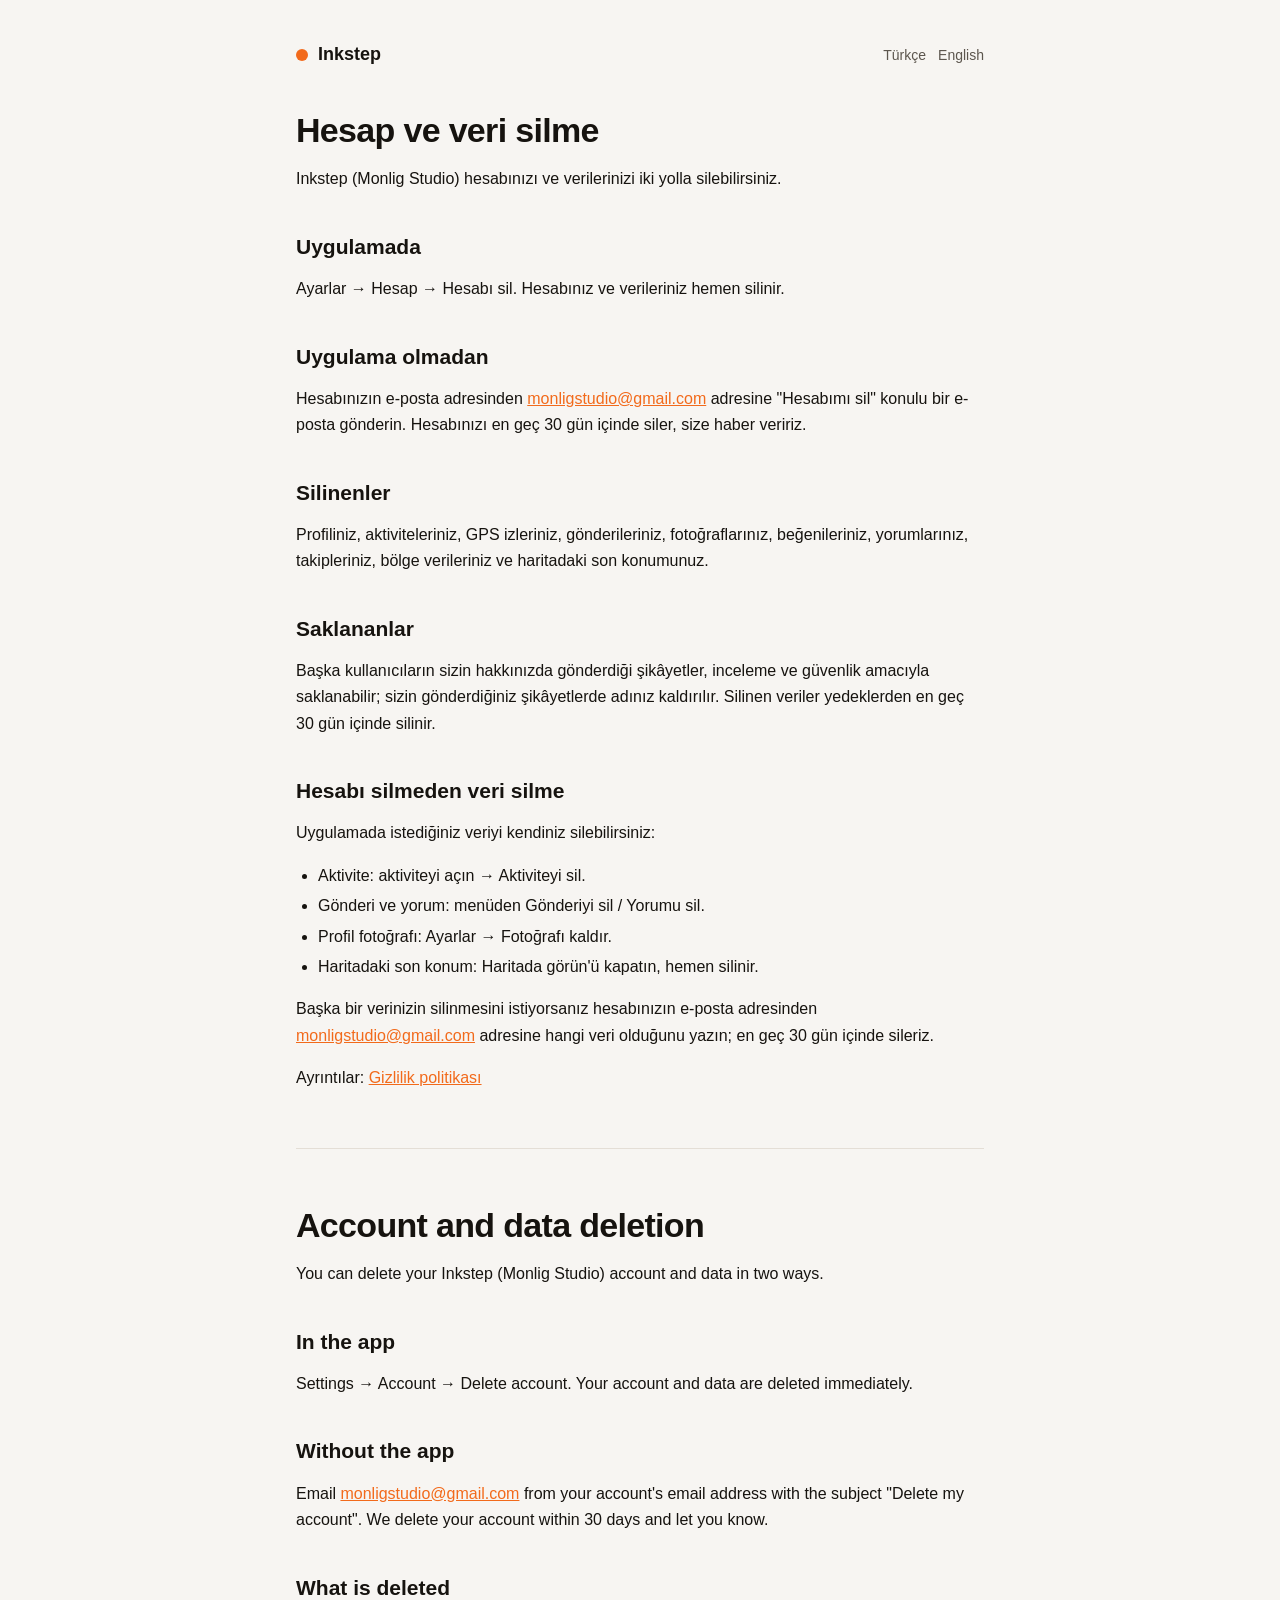
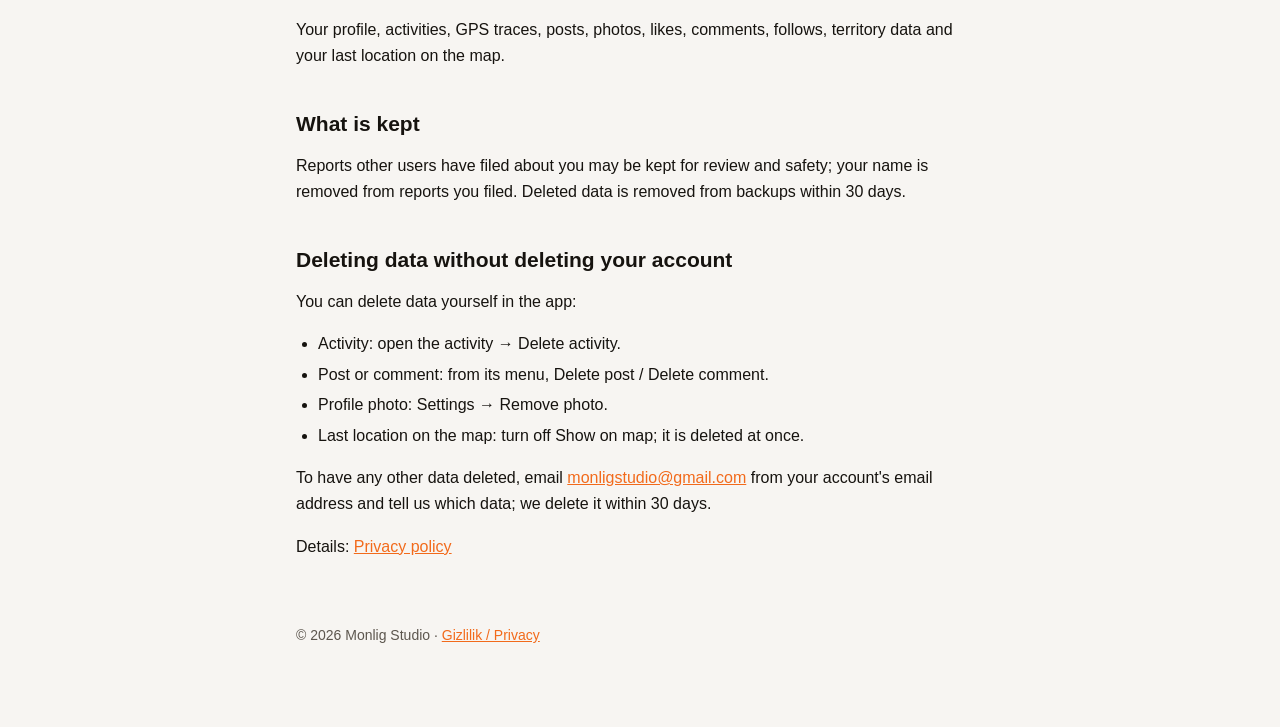
<file: inkstep/delete.html>
<!doctype html>
<html lang="tr">
<head>
  <meta charset="utf-8">
  <meta name="viewport" content="width=device-width, initial-scale=1">
  <title>Inkstep Hesap Silme</title>
  <meta name="description" content="Inkstep hesabınızı ve verilerinizi nasıl silersiniz.">
  <link rel="stylesheet" href="/style.css">
</head>
<body>
<main>
  <header class="top">
    <a class="brand" href="/inkstep/"><span class="dot"></span>Inkstep</a>
    <nav class="lang"><a href="#tr">Türkçe</a><a href="#en">English</a></nav>
  </header>

  <!-- ─────────────────────────── TÜRKÇE ─────────────────────────── -->
  <section id="tr">
    <h1>Hesap ve veri silme</h1>
    <p>Inkstep (Monlig Studio) hesabınızı ve verilerinizi iki yolla
      silebilirsiniz.</p>

    <h2>Uygulamada</h2>
    <p>Ayarlar → Hesap → Hesabı sil. Hesabınız ve verileriniz hemen
      silinir.</p>

    <h2>Uygulama olmadan</h2>
    <p>Hesabınızın e-posta adresinden
      <a href="mailto:monligstudio@gmail.com?subject=Hesab%C4%B1m%C4%B1%20sil">monligstudio@gmail.com</a>
      adresine "Hesabımı sil" konulu bir e-posta gönderin. Hesabınızı en geç
      30 gün içinde siler, size haber veririz.</p>

    <h2>Silinenler</h2>
    <p>Profiliniz, aktiviteleriniz, GPS izleriniz, gönderileriniz,
      fotoğraflarınız, beğenileriniz, yorumlarınız, takipleriniz, bölge
      verileriniz ve haritadaki son konumunuz.</p>

    <h2>Saklananlar</h2>
    <p>Başka kullanıcıların sizin hakkınızda gönderdiği şikâyetler, inceleme
      ve güvenlik amacıyla saklanabilir; sizin gönderdiğiniz şikâyetlerde
      adınız kaldırılır. Silinen veriler yedeklerden en geç 30 gün içinde
      silinir.</p>

    <h2 id="veri">Hesabı silmeden veri silme</h2>
    <p>Uygulamada istediğiniz veriyi kendiniz silebilirsiniz:</p>
    <ul>
      <li>Aktivite: aktiviteyi açın → Aktiviteyi sil.</li>
      <li>Gönderi ve yorum: menüden Gönderiyi sil / Yorumu sil.</li>
      <li>Profil fotoğrafı: Ayarlar → Fotoğrafı kaldır.</li>
      <li>Haritadaki son konum: Haritada görün'ü kapatın, hemen silinir.</li>
    </ul>
    <p>Başka bir verinizin silinmesini istiyorsanız hesabınızın e-posta
      adresinden <a href="mailto:monligstudio@gmail.com?subject=Veri%20silme">monligstudio@gmail.com</a>
      adresine hangi veri olduğunu yazın; en geç 30 gün içinde sileriz.</p>

    <p>Ayrıntılar: <a href="/inkstep/privacy#tr">Gizlilik politikası</a></p>
  </section>

  <hr>

  <!-- ─────────────────────────── ENGLISH ─────────────────────────── -->
  <section id="en" lang="en">
    <h1>Account and data deletion</h1>
    <p>You can delete your Inkstep (Monlig Studio) account and data in two
      ways.</p>

    <h2>In the app</h2>
    <p>Settings → Account → Delete account. Your account and data are deleted
      immediately.</p>

    <h2>Without the app</h2>
    <p>Email
      <a href="mailto:monligstudio@gmail.com?subject=Delete%20my%20account">monligstudio@gmail.com</a>
      from your account's email address with the subject "Delete my account".
      We delete your account within 30 days and let you know.</p>

    <h2>What is deleted</h2>
    <p>Your profile, activities, GPS traces, posts, photos, likes, comments,
      follows, territory data and your last location on the map.</p>

    <h2>What is kept</h2>
    <p>Reports other users have filed about you may be kept for review and
      safety; your name is removed from reports you filed. Deleted data is
      removed from backups within 30 days.</p>

    <h2 id="data">Deleting data without deleting your account</h2>
    <p>You can delete data yourself in the app:</p>
    <ul>
      <li>Activity: open the activity → Delete activity.</li>
      <li>Post or comment: from its menu, Delete post / Delete comment.</li>
      <li>Profile photo: Settings → Remove photo.</li>
      <li>Last location on the map: turn off Show on map; it is deleted at once.</li>
    </ul>
    <p>To have any other data deleted, email
      <a href="mailto:monligstudio@gmail.com?subject=Data%20deletion">monligstudio@gmail.com</a>
      from your account's email address and tell us which data; we delete it
      within 30 days.</p>

    <p>Details: <a href="/inkstep/privacy#en">Privacy policy</a></p>
  </section>

  <footer>© 2026 Monlig Studio · <a href="/inkstep/privacy">Gizlilik / Privacy</a></footer>
</main>
</body>
</html>
</file>
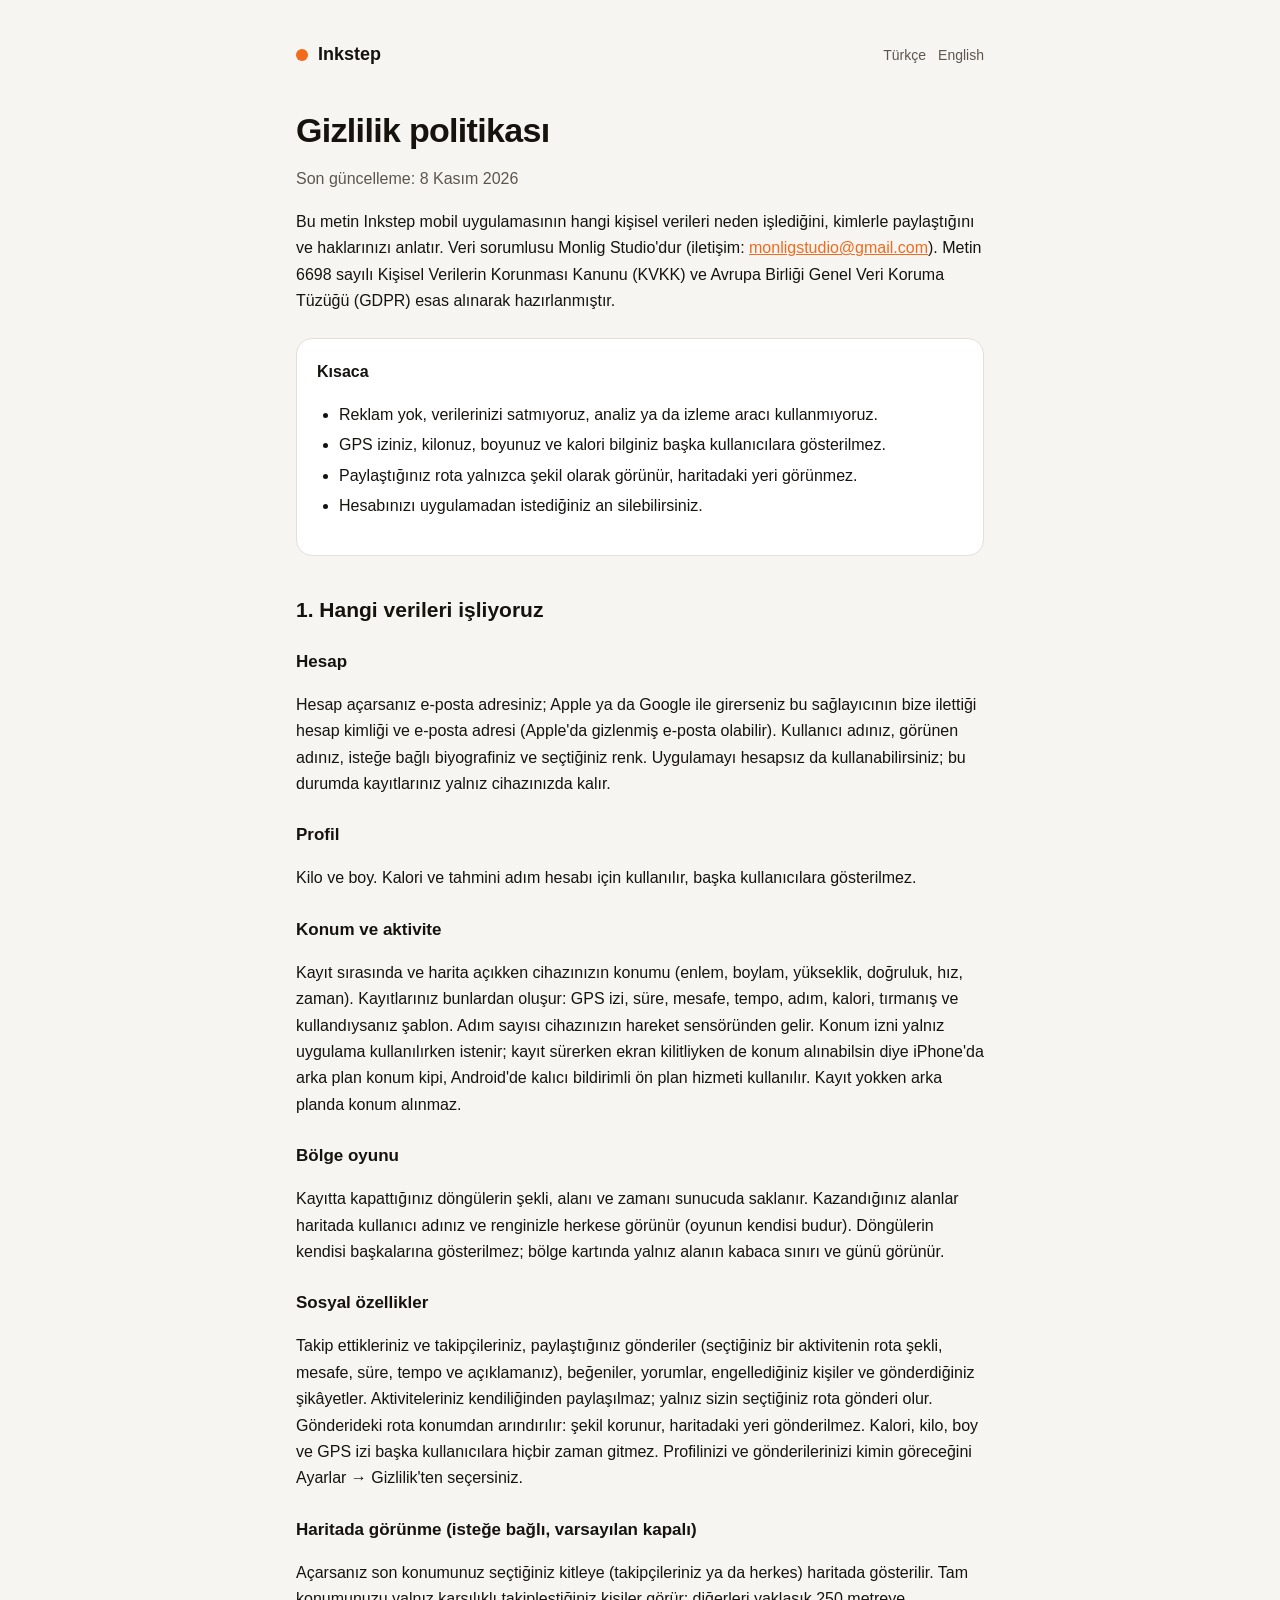
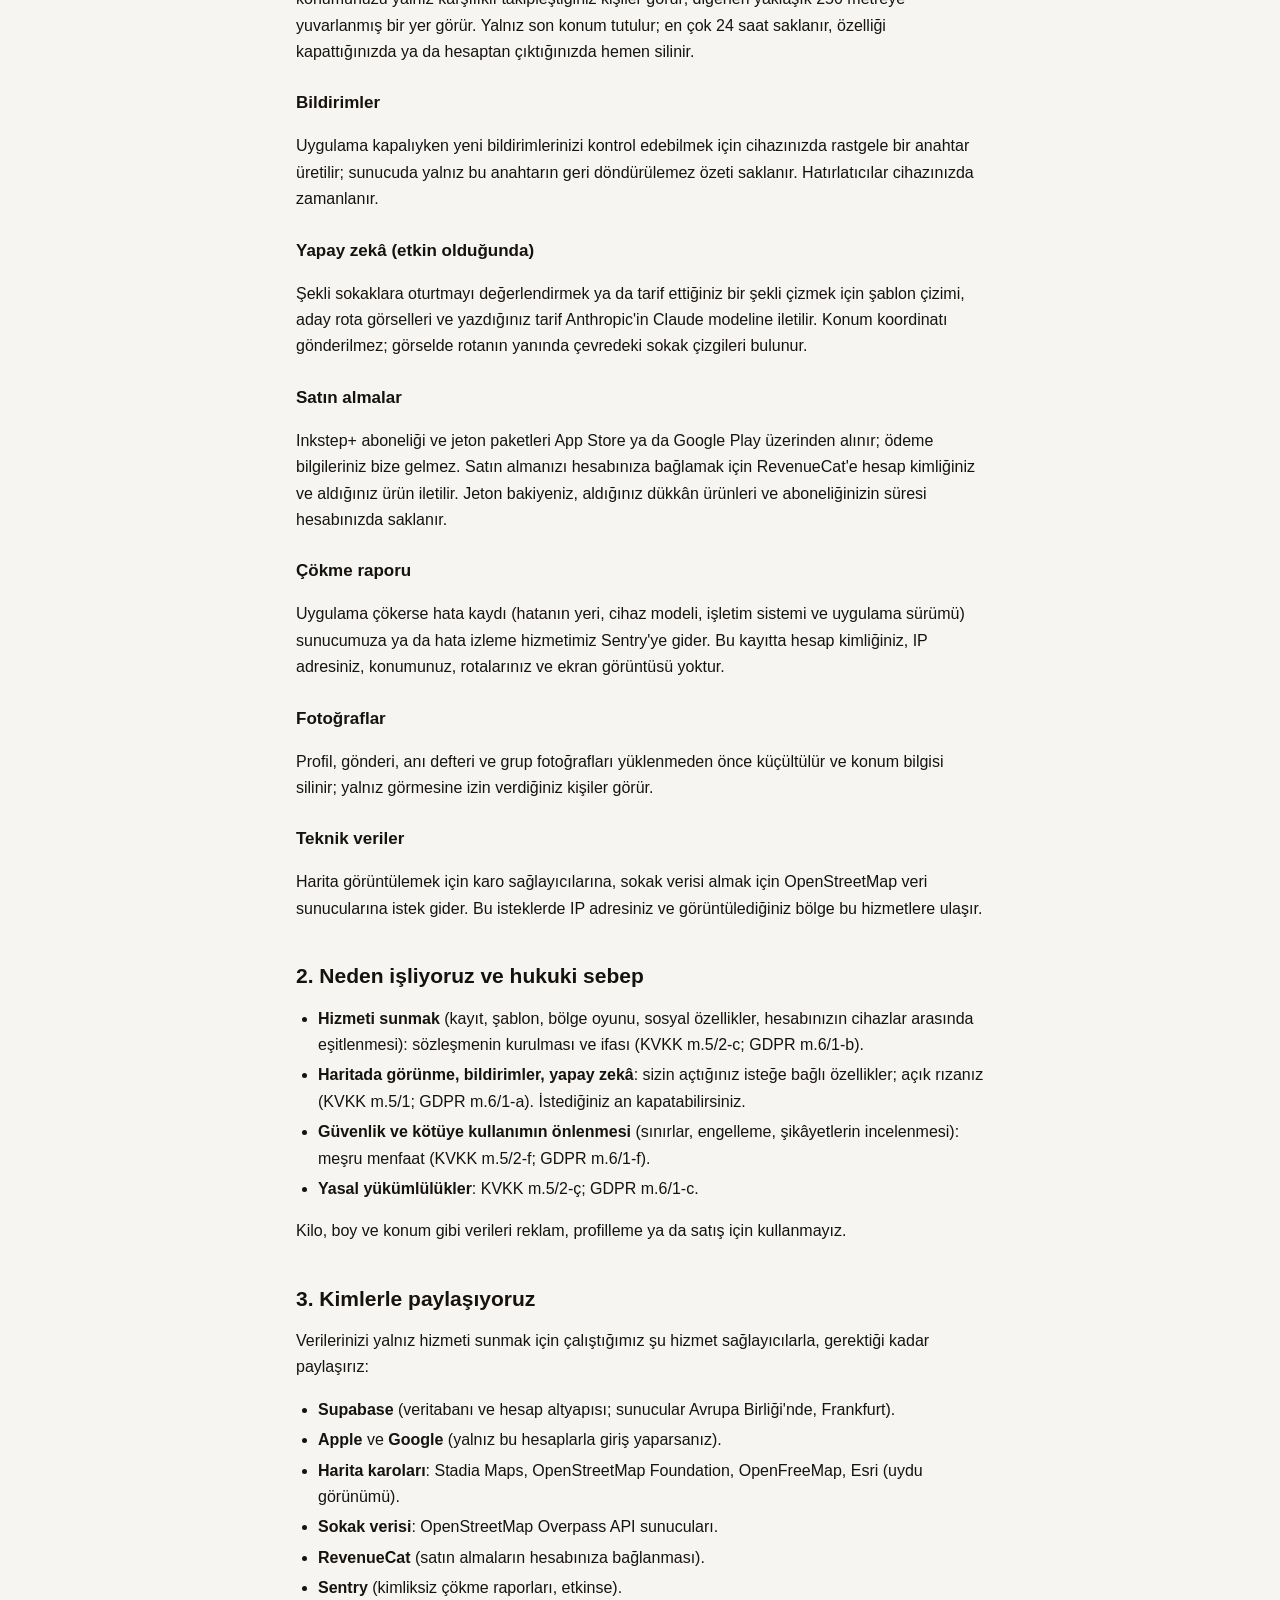
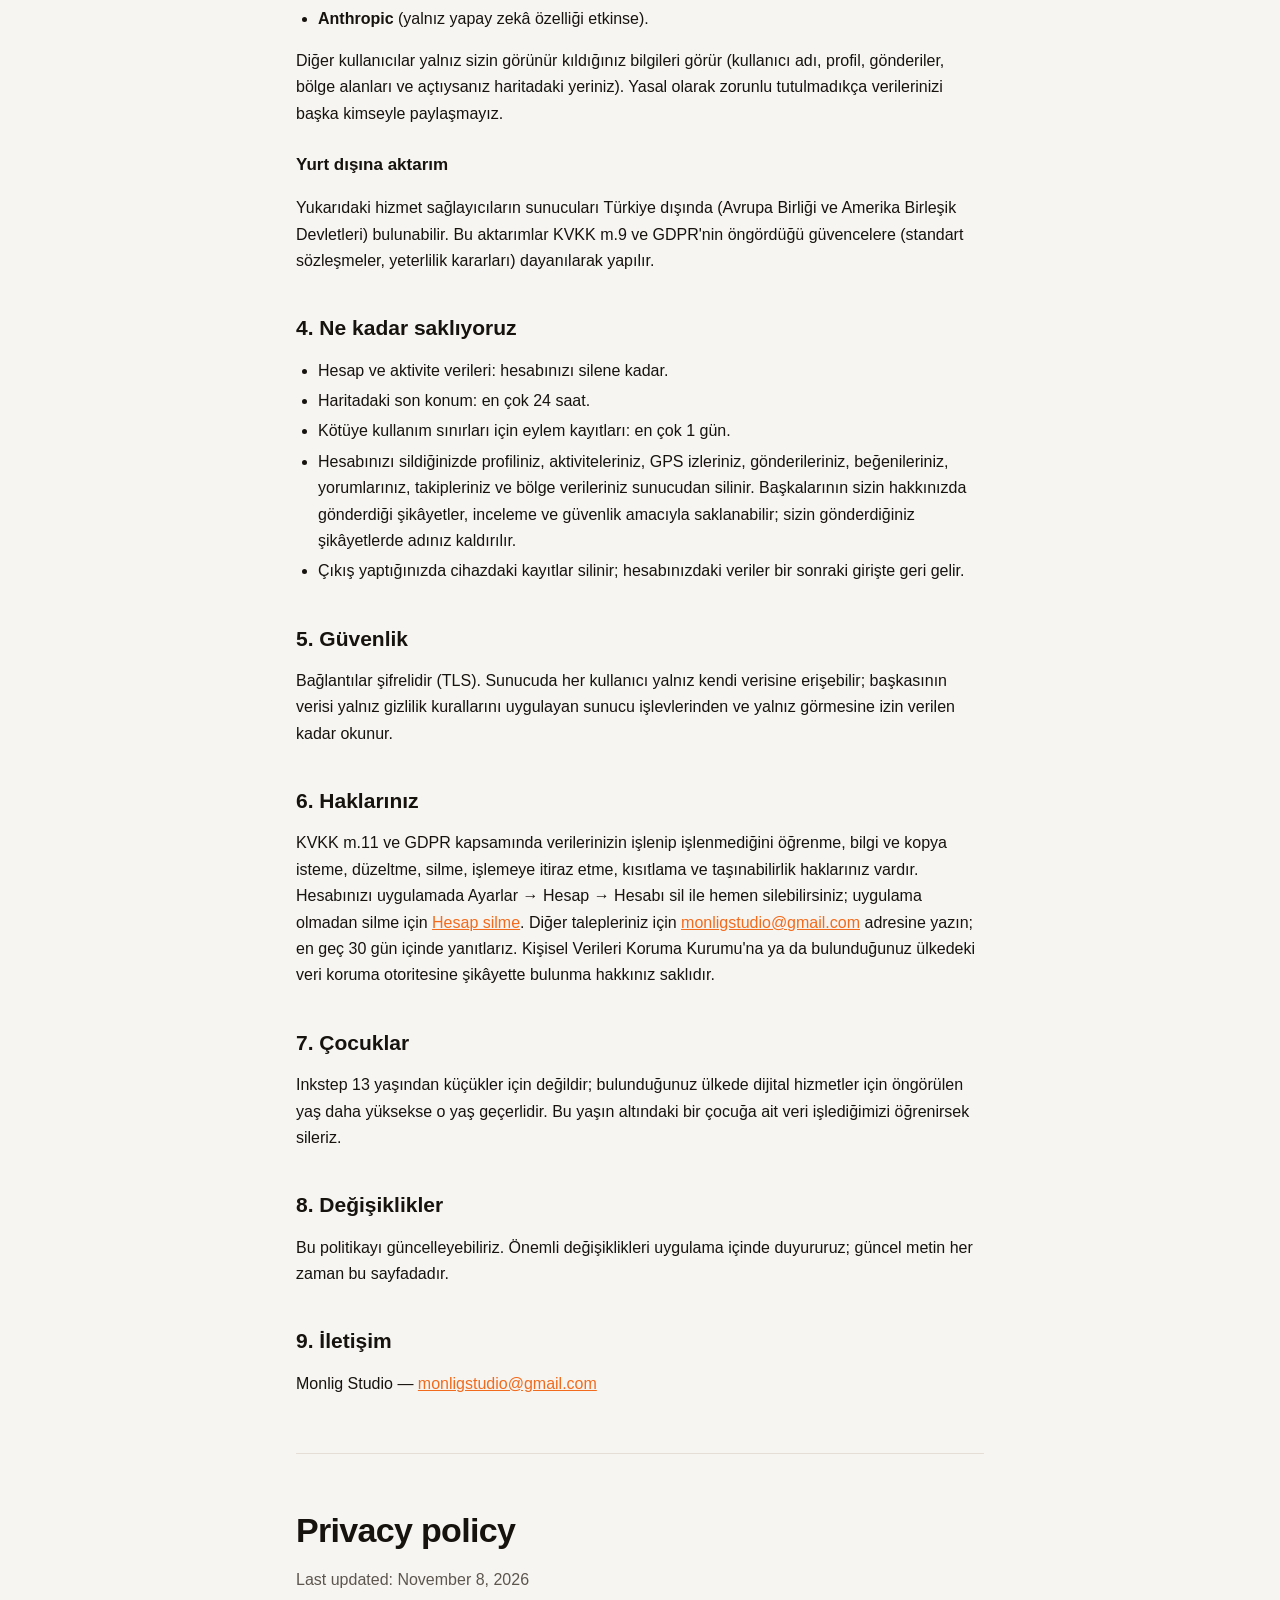
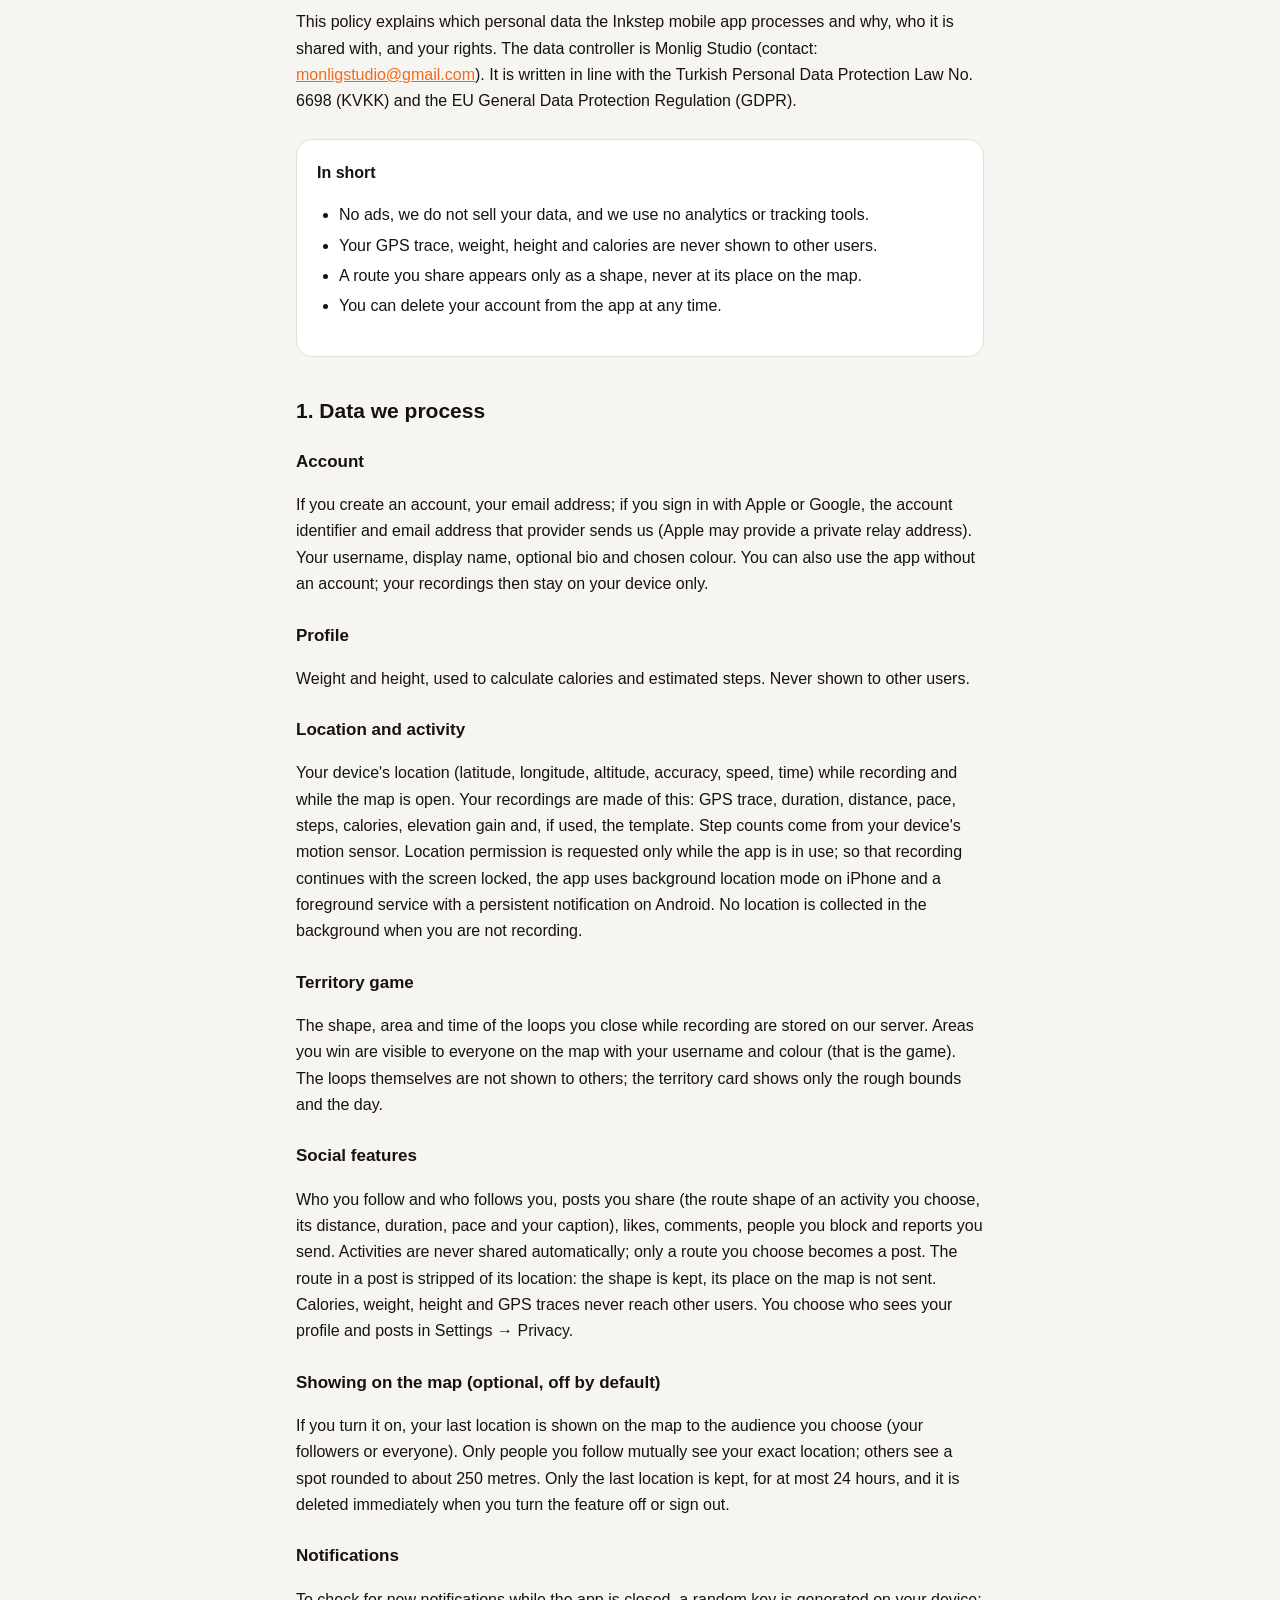
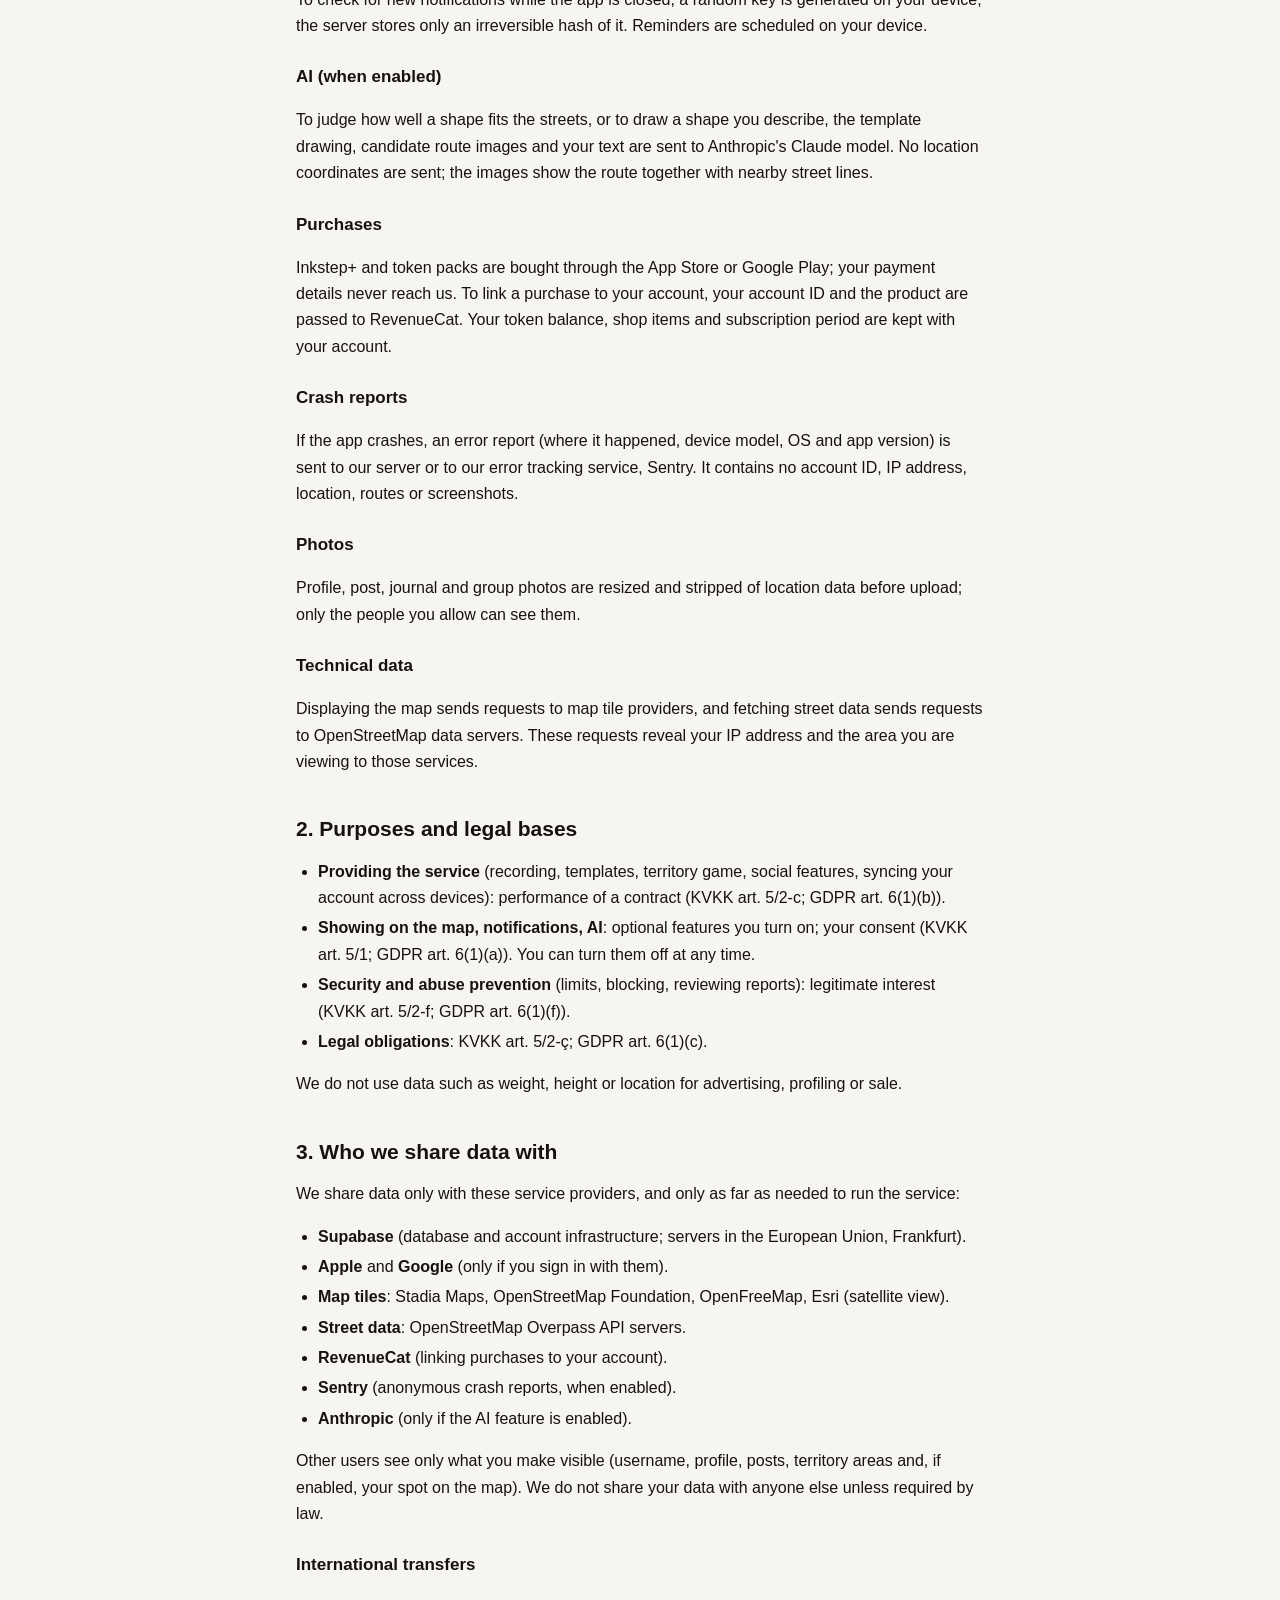
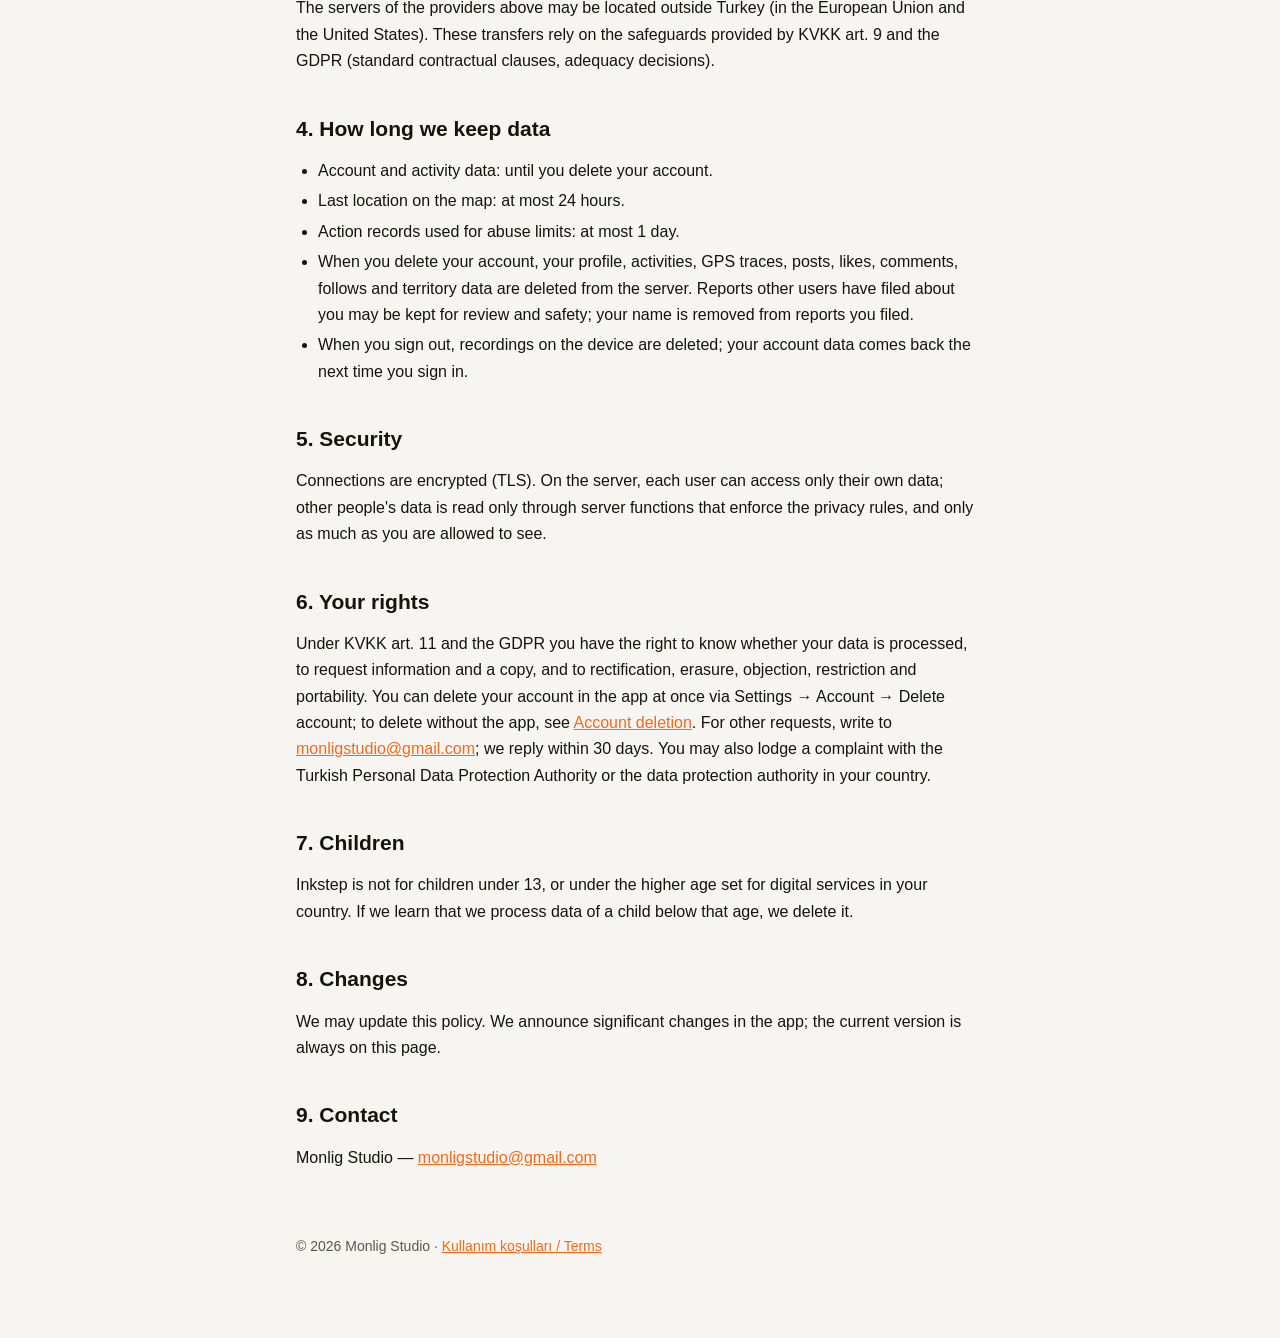
<file: inkstep/privacy.html>
<!doctype html>
<html lang="tr">
<head>
  <meta charset="utf-8">
  <meta name="viewport" content="width=device-width, initial-scale=1">
  <title>Inkstep Gizlilik</title>
  <meta name="description" content="Inkstep gizlilik politikası: hangi verileri neden topladığımız, kimlerle paylaştığımız ve haklarınız.">
  <link rel="stylesheet" href="/style.css">
</head>
<body>
<main>
  <header class="top">
    <a class="brand" href="/inkstep/"><span class="dot"></span>Inkstep</a>
    <nav class="lang"><a href="#tr">Türkçe</a><a href="#en">English</a></nav>
  </header>

  <!-- ─────────────────────────── TÜRKÇE ─────────────────────────── -->
  <section id="tr">
    <h1>Gizlilik politikası</h1>
    <p class="muted">Son güncelleme: 8 Kasım 2026</p>

    <p>Bu metin Inkstep mobil uygulamasının hangi kişisel verileri neden
      işlediğini, kimlerle paylaştığını ve haklarınızı anlatır. Veri sorumlusu
      Monlig Studio'dur (iletişim: <a href="mailto:monligstudio@gmail.com">monligstudio@gmail.com</a>).
      Metin 6698 sayılı Kişisel Verilerin Korunması Kanunu (KVKK) ve Avrupa
      Birliği Genel Veri Koruma Tüzüğü (GDPR) esas alınarak hazırlanmıştır.</p>

    <div class="card">
      <strong>Kısaca</strong>
      <ul>
        <li>Reklam yok, verilerinizi satmıyoruz, analiz ya da izleme aracı kullanmıyoruz.</li>
        <li>GPS iziniz, kilonuz, boyunuz ve kalori bilginiz başka kullanıcılara gösterilmez.</li>
        <li>Paylaştığınız rota yalnızca şekil olarak görünür, haritadaki yeri görünmez.</li>
        <li>Hesabınızı uygulamadan istediğiniz an silebilirsiniz.</li>
      </ul>
    </div>

    <h2>1. Hangi verileri işliyoruz</h2>

    <h3>Hesap</h3>
    <p>Hesap açarsanız e-posta adresiniz; Apple ya da Google ile girerseniz
      bu sağlayıcının bize ilettiği hesap kimliği ve e-posta adresi (Apple'da
      gizlenmiş e-posta olabilir). Kullanıcı adınız, görünen adınız, isteğe
      bağlı biyografiniz ve seçtiğiniz renk. Uygulamayı hesapsız da
      kullanabilirsiniz; bu durumda kayıtlarınız yalnız cihazınızda kalır.</p>

    <h3>Profil</h3>
    <p>Kilo ve boy. Kalori ve tahmini adım hesabı için kullanılır, başka
      kullanıcılara gösterilmez.</p>

    <h3>Konum ve aktivite</h3>
    <p>Kayıt sırasında ve harita açıkken cihazınızın konumu (enlem, boylam,
      yükseklik, doğruluk, hız, zaman). Kayıtlarınız bunlardan oluşur: GPS
      izi, süre, mesafe, tempo, adım, kalori, tırmanış ve kullandıysanız
      şablon. Adım sayısı cihazınızın hareket sensöründen gelir. Konum izni
      yalnız uygulama kullanılırken istenir; kayıt sürerken ekran kilitliyken
      de konum alınabilsin diye iPhone'da arka plan konum kipi, Android'de
      kalıcı bildirimli ön plan hizmeti kullanılır. Kayıt yokken arka planda
      konum alınmaz.</p>

    <h3>Bölge oyunu</h3>
    <p>Kayıtta kapattığınız döngülerin şekli, alanı ve zamanı sunucuda
      saklanır. Kazandığınız alanlar haritada kullanıcı adınız ve renginizle
      herkese görünür (oyunun kendisi budur). Döngülerin kendisi başkalarına
      gösterilmez; bölge kartında yalnız alanın kabaca sınırı ve günü
      görünür.</p>

    <h3>Sosyal özellikler</h3>
    <p>Takip ettikleriniz ve takipçileriniz, paylaştığınız gönderiler
      (seçtiğiniz bir aktivitenin rota şekli, mesafe, süre, tempo ve
      açıklamanız), beğeniler, yorumlar, engellediğiniz kişiler ve
      gönderdiğiniz şikâyetler. Aktiviteleriniz kendiliğinden paylaşılmaz;
      yalnız sizin seçtiğiniz rota gönderi olur. Gönderideki rota konumdan
      arındırılır: şekil korunur, haritadaki yeri gönderilmez. Kalori, kilo,
      boy ve GPS izi başka kullanıcılara hiçbir zaman gitmez. Profilinizi ve
      gönderilerinizi kimin göreceğini Ayarlar → Gizlilik'ten seçersiniz.</p>

    <h3>Haritada görünme (isteğe bağlı, varsayılan kapalı)</h3>
    <p>Açarsanız son konumunuz seçtiğiniz kitleye (takipçileriniz ya da
      herkes) haritada gösterilir. Tam konumunuzu yalnız karşılıklı
      takipleştiğiniz kişiler görür; diğerleri yaklaşık 250 metreye
      yuvarlanmış bir yer görür. Yalnız son konum tutulur; en çok 24 saat
      saklanır, özelliği kapattığınızda ya da hesaptan çıktığınızda hemen
      silinir.</p>

    <h3>Bildirimler</h3>
    <p>Uygulama kapalıyken yeni bildirimlerinizi kontrol edebilmek için
      cihazınızda rastgele bir anahtar üretilir; sunucuda yalnız bu anahtarın
      geri döndürülemez özeti saklanır. Hatırlatıcılar cihazınızda
      zamanlanır.</p>

    <h3>Yapay zekâ (etkin olduğunda)</h3>
    <p>Şekli sokaklara oturtmayı değerlendirmek ya da tarif ettiğiniz bir
      şekli çizmek için şablon çizimi, aday rota görselleri ve yazdığınız
      tarif Anthropic'in Claude modeline iletilir. Konum koordinatı
      gönderilmez; görselde rotanın yanında çevredeki sokak çizgileri
      bulunur.</p>

    <h3>Satın almalar</h3>
    <p>Inkstep+ aboneliği ve jeton paketleri App Store ya da Google Play
      üzerinden alınır; ödeme bilgileriniz bize gelmez. Satın almanızı
      hesabınıza bağlamak için RevenueCat'e hesap kimliğiniz ve aldığınız
      ürün iletilir. Jeton bakiyeniz, aldığınız dükkân ürünleri ve
      aboneliğinizin süresi hesabınızda saklanır.</p>

    <h3>Çökme raporu</h3>
    <p>Uygulama çökerse hata kaydı (hatanın yeri, cihaz modeli, işletim
      sistemi ve uygulama sürümü) sunucumuza ya da hata izleme hizmetimiz
      Sentry'ye gider. Bu kayıtta hesap kimliğiniz, IP adresiniz, konumunuz,
      rotalarınız ve ekran görüntüsü yoktur.</p>

    <h3>Fotoğraflar</h3>
    <p>Profil, gönderi, anı defteri ve grup fotoğrafları yüklenmeden önce
      küçültülür ve konum bilgisi silinir; yalnız görmesine izin verdiğiniz
      kişiler görür.</p>

    <h3>Teknik veriler</h3>
    <p>Harita görüntülemek için karo sağlayıcılarına, sokak verisi almak için
      OpenStreetMap veri sunucularına istek gider. Bu isteklerde IP
      adresiniz ve görüntülediğiniz bölge bu hizmetlere ulaşır.</p>

    <h2>2. Neden işliyoruz ve hukuki sebep</h2>
    <ul>
      <li><strong>Hizmeti sunmak</strong> (kayıt, şablon, bölge oyunu, sosyal
        özellikler, hesabınızın cihazlar arasında eşitlenmesi): sözleşmenin
        kurulması ve ifası (KVKK m.5/2-c; GDPR m.6/1-b).</li>
      <li><strong>Haritada görünme, bildirimler, yapay zekâ</strong>: sizin
        açtığınız isteğe bağlı özellikler; açık rızanız (KVKK m.5/1; GDPR
        m.6/1-a). İstediğiniz an kapatabilirsiniz.</li>
      <li><strong>Güvenlik ve kötüye kullanımın önlenmesi</strong> (sınırlar,
        engelleme, şikâyetlerin incelenmesi): meşru menfaat (KVKK m.5/2-f;
        GDPR m.6/1-f).</li>
      <li><strong>Yasal yükümlülükler</strong>: KVKK m.5/2-ç; GDPR m.6/1-c.</li>
    </ul>
    <p>Kilo, boy ve konum gibi verileri reklam, profilleme ya da satış için
      kullanmayız.</p>

    <h2>3. Kimlerle paylaşıyoruz</h2>
    <p>Verilerinizi yalnız hizmeti sunmak için çalıştığımız şu hizmet
      sağlayıcılarla, gerektiği kadar paylaşırız:</p>
    <ul>
      <li><strong>Supabase</strong> (veritabanı ve hesap altyapısı; sunucular
        Avrupa Birliği'nde, Frankfurt).</li>
      <li><strong>Apple</strong> ve <strong>Google</strong> (yalnız bu
        hesaplarla giriş yaparsanız).</li>
      <li><strong>Harita karoları</strong>: Stadia Maps, OpenStreetMap
        Foundation, OpenFreeMap, Esri (uydu görünümü).</li>
      <li><strong>Sokak verisi</strong>: OpenStreetMap Overpass API
        sunucuları.</li>
      <li><strong>RevenueCat</strong> (satın almaların hesabınıza bağlanması).</li>
      <li><strong>Sentry</strong> (kimliksiz çökme raporları, etkinse).</li>
      <li><strong>Anthropic</strong> (yalnız yapay zekâ özelliği etkinse).</li>
    </ul>
    <p>Diğer kullanıcılar yalnız sizin görünür kıldığınız bilgileri görür
      (kullanıcı adı, profil, gönderiler, bölge alanları ve açtıysanız
      haritadaki yeriniz). Yasal olarak zorunlu tutulmadıkça verilerinizi
      başka kimseyle paylaşmayız.</p>

    <h3>Yurt dışına aktarım</h3>
    <p>Yukarıdaki hizmet sağlayıcıların sunucuları Türkiye dışında (Avrupa
      Birliği ve Amerika Birleşik Devletleri) bulunabilir. Bu aktarımlar
      KVKK m.9 ve GDPR'nin öngördüğü güvencelere (standart sözleşmeler,
      yeterlilik kararları) dayanılarak yapılır.</p>

    <h2>4. Ne kadar saklıyoruz</h2>
    <ul>
      <li>Hesap ve aktivite verileri: hesabınızı silene kadar.</li>
      <li>Haritadaki son konum: en çok 24 saat.</li>
      <li>Kötüye kullanım sınırları için eylem kayıtları: en çok 1 gün.</li>
      <li>Hesabınızı sildiğinizde profiliniz, aktiviteleriniz, GPS izleriniz,
        gönderileriniz, beğenileriniz, yorumlarınız, takipleriniz ve bölge
        verileriniz sunucudan silinir. Başkalarının sizin hakkınızda
        gönderdiği şikâyetler, inceleme ve güvenlik amacıyla saklanabilir;
        sizin gönderdiğiniz şikâyetlerde adınız kaldırılır.</li>
      <li>Çıkış yaptığınızda cihazdaki kayıtlar silinir; hesabınızdaki
        veriler bir sonraki girişte geri gelir.</li>
    </ul>

    <h2>5. Güvenlik</h2>
    <p>Bağlantılar şifrelidir (TLS). Sunucuda her kullanıcı yalnız kendi
      verisine erişebilir; başkasının verisi yalnız gizlilik kurallarını
      uygulayan sunucu işlevlerinden ve yalnız görmesine izin verilen kadar
      okunur.</p>

    <h2>6. Haklarınız</h2>
    <p>KVKK m.11 ve GDPR kapsamında verilerinizin işlenip işlenmediğini
      öğrenme, bilgi ve kopya isteme, düzeltme, silme, işlemeye itiraz etme,
      kısıtlama ve taşınabilirlik haklarınız vardır. Hesabınızı uygulamada
      Ayarlar → Hesap → Hesabı sil ile hemen silebilirsiniz; uygulama
      olmadan silme için <a href="/inkstep/delete">Hesap silme</a>. Diğer
      talepleriniz için <a href="mailto:monligstudio@gmail.com">monligstudio@gmail.com</a> adresine
      yazın; en geç 30 gün içinde yanıtlarız. Kişisel Verileri Koruma
      Kurumu'na ya da bulunduğunuz ülkedeki veri koruma otoritesine şikâyette
      bulunma hakkınız saklıdır.</p>

    <h2>7. Çocuklar</h2>
    <p>Inkstep 13 yaşından küçükler için değildir; bulunduğunuz ülkede dijital
      hizmetler için öngörülen yaş daha yüksekse o yaş geçerlidir. Bu yaşın
      altındaki bir çocuğa ait veri işlediğimizi öğrenirsek sileriz.</p>

    <h2>8. Değişiklikler</h2>
    <p>Bu politikayı güncelleyebiliriz. Önemli değişiklikleri uygulama içinde
      duyururuz; güncel metin her zaman bu sayfadadır.</p>

    <h2>9. İletişim</h2>
    <p>Monlig Studio — <a href="mailto:monligstudio@gmail.com">monligstudio@gmail.com</a></p>
  </section>

  <hr>

  <!-- ─────────────────────────── ENGLISH ─────────────────────────── -->
  <section id="en" lang="en">
    <h1>Privacy policy</h1>
    <p class="muted">Last updated: November 8, 2026</p>

    <p>This policy explains which personal data the Inkstep mobile app
      processes and why, who it is shared with, and your rights. The data
      controller is Monlig Studio (contact:
      <a href="mailto:monligstudio@gmail.com">monligstudio@gmail.com</a>). It is written in line with
      the Turkish Personal Data Protection Law No. 6698 (KVKK) and the EU
      General Data Protection Regulation (GDPR).</p>

    <div class="card">
      <strong>In short</strong>
      <ul>
        <li>No ads, we do not sell your data, and we use no analytics or tracking tools.</li>
        <li>Your GPS trace, weight, height and calories are never shown to other users.</li>
        <li>A route you share appears only as a shape, never at its place on the map.</li>
        <li>You can delete your account from the app at any time.</li>
      </ul>
    </div>

    <h2>1. Data we process</h2>

    <h3>Account</h3>
    <p>If you create an account, your email address; if you sign in with
      Apple or Google, the account identifier and email address that provider
      sends us (Apple may provide a private relay address). Your username,
      display name, optional bio and chosen colour. You can also use the app
      without an account; your recordings then stay on your device only.</p>

    <h3>Profile</h3>
    <p>Weight and height, used to calculate calories and estimated steps.
      Never shown to other users.</p>

    <h3>Location and activity</h3>
    <p>Your device's location (latitude, longitude, altitude, accuracy,
      speed, time) while recording and while the map is open. Your recordings
      are made of this: GPS trace, duration, distance, pace, steps, calories,
      elevation gain and, if used, the template. Step counts come from your
      device's motion sensor. Location permission is requested only while the
      app is in use; so that recording continues with the screen locked, the
      app uses background location mode on iPhone and a foreground service
      with a persistent notification on Android. No location is collected in
      the background when you are not recording.</p>

    <h3>Territory game</h3>
    <p>The shape, area and time of the loops you close while recording are
      stored on our server. Areas you win are visible to everyone on the map
      with your username and colour (that is the game). The loops themselves
      are not shown to others; the territory card shows only the rough bounds
      and the day.</p>

    <h3>Social features</h3>
    <p>Who you follow and who follows you, posts you share (the route shape
      of an activity you choose, its distance, duration, pace and your
      caption), likes, comments, people you block and reports you send.
      Activities are never shared automatically; only a route you choose
      becomes a post. The route in a post is stripped of its location: the
      shape is kept, its place on the map is not sent. Calories, weight,
      height and GPS traces never reach other users. You choose who sees your
      profile and posts in Settings → Privacy.</p>

    <h3>Showing on the map (optional, off by default)</h3>
    <p>If you turn it on, your last location is shown on the map to the
      audience you choose (your followers or everyone). Only people you follow
      mutually see your exact location; others see a spot rounded to about
      250 metres. Only the last location is kept, for at most 24 hours, and it
      is deleted immediately when you turn the feature off or sign out.</p>

    <h3>Notifications</h3>
    <p>To check for new notifications while the app is closed, a random key
      is generated on your device; the server stores only an irreversible
      hash of it. Reminders are scheduled on your device.</p>

    <h3>AI (when enabled)</h3>
    <p>To judge how well a shape fits the streets, or to draw a shape you
      describe, the template drawing, candidate route images and your text
      are sent to Anthropic's Claude model. No location coordinates are sent;
      the images show the route together with nearby street lines.</p>

    <h3>Purchases</h3>
    <p>Inkstep+ and token packs are bought through the App Store or Google
      Play; your payment details never reach us. To link a purchase to your
      account, your account ID and the product are passed to RevenueCat.
      Your token balance, shop items and subscription period are kept with
      your account.</p>

    <h3>Crash reports</h3>
    <p>If the app crashes, an error report (where it happened, device model,
      OS and app version) is sent to our server or to our error tracking
      service, Sentry. It contains no account ID, IP address, location,
      routes or screenshots.</p>

    <h3>Photos</h3>
    <p>Profile, post, journal and group photos are resized and stripped of
      location data before upload; only the people you allow can see
      them.</p>

    <h3>Technical data</h3>
    <p>Displaying the map sends requests to map tile providers, and fetching
      street data sends requests to OpenStreetMap data servers. These
      requests reveal your IP address and the area you are viewing to those
      services.</p>

    <h2>2. Purposes and legal bases</h2>
    <ul>
      <li><strong>Providing the service</strong> (recording, templates,
        territory game, social features, syncing your account across
        devices): performance of a contract (KVKK art. 5/2-c; GDPR art.
        6(1)(b)).</li>
      <li><strong>Showing on the map, notifications, AI</strong>: optional
        features you turn on; your consent (KVKK art. 5/1; GDPR art.
        6(1)(a)). You can turn them off at any time.</li>
      <li><strong>Security and abuse prevention</strong> (limits, blocking,
        reviewing reports): legitimate interest (KVKK art. 5/2-f; GDPR art.
        6(1)(f)).</li>
      <li><strong>Legal obligations</strong>: KVKK art. 5/2-ç; GDPR art.
        6(1)(c).</li>
    </ul>
    <p>We do not use data such as weight, height or location for advertising,
      profiling or sale.</p>

    <h2>3. Who we share data with</h2>
    <p>We share data only with these service providers, and only as far as
      needed to run the service:</p>
    <ul>
      <li><strong>Supabase</strong> (database and account infrastructure;
        servers in the European Union, Frankfurt).</li>
      <li><strong>Apple</strong> and <strong>Google</strong> (only if you sign
        in with them).</li>
      <li><strong>Map tiles</strong>: Stadia Maps, OpenStreetMap Foundation,
        OpenFreeMap, Esri (satellite view).</li>
      <li><strong>Street data</strong>: OpenStreetMap Overpass API servers.</li>
      <li><strong>RevenueCat</strong> (linking purchases to your account).</li>
      <li><strong>Sentry</strong> (anonymous crash reports, when enabled).</li>
      <li><strong>Anthropic</strong> (only if the AI feature is enabled).</li>
    </ul>
    <p>Other users see only what you make visible (username, profile, posts,
      territory areas and, if enabled, your spot on the map). We do not share
      your data with anyone else unless required by law.</p>

    <h3>International transfers</h3>
    <p>The servers of the providers above may be located outside Turkey (in
      the European Union and the United States). These transfers rely on the
      safeguards provided by KVKK art. 9 and the GDPR (standard contractual
      clauses, adequacy decisions).</p>

    <h2>4. How long we keep data</h2>
    <ul>
      <li>Account and activity data: until you delete your account.</li>
      <li>Last location on the map: at most 24 hours.</li>
      <li>Action records used for abuse limits: at most 1 day.</li>
      <li>When you delete your account, your profile, activities, GPS traces,
        posts, likes, comments, follows and territory data are deleted from
        the server. Reports other users have filed about you may be kept for
        review and safety; your name is removed from reports you filed.</li>
      <li>When you sign out, recordings on the device are deleted; your
        account data comes back the next time you sign in.</li>
    </ul>

    <h2>5. Security</h2>
    <p>Connections are encrypted (TLS). On the server, each user can access
      only their own data; other people's data is read only through server
      functions that enforce the privacy rules, and only as much as you are
      allowed to see.</p>

    <h2>6. Your rights</h2>
    <p>Under KVKK art. 11 and the GDPR you have the right to know whether
      your data is processed, to request information and a copy, and to
      rectification, erasure, objection, restriction and portability. You can
      delete your account in the app at once via Settings → Account → Delete
      account; to delete without the app, see
      <a href="/inkstep/delete#en">Account deletion</a>. For other requests, write to
      <a href="mailto:monligstudio@gmail.com">monligstudio@gmail.com</a>; we reply within 30 days.
      You may also lodge a complaint with the Turkish Personal Data
      Protection Authority or the data protection authority in your
      country.</p>

    <h2>7. Children</h2>
    <p>Inkstep is not for children under 13, or under the higher age set for
      digital services in your country. If we learn that we process data of a
      child below that age, we delete it.</p>

    <h2>8. Changes</h2>
    <p>We may update this policy. We announce significant changes in the app;
      the current version is always on this page.</p>

    <h2>9. Contact</h2>
    <p>Monlig Studio — <a href="mailto:monligstudio@gmail.com">monligstudio@gmail.com</a></p>
  </section>

  <footer>© 2026 Monlig Studio · <a href="/inkstep/terms">Kullanım koşulları / Terms</a></footer>
</main>
</body>
</html>
</file>
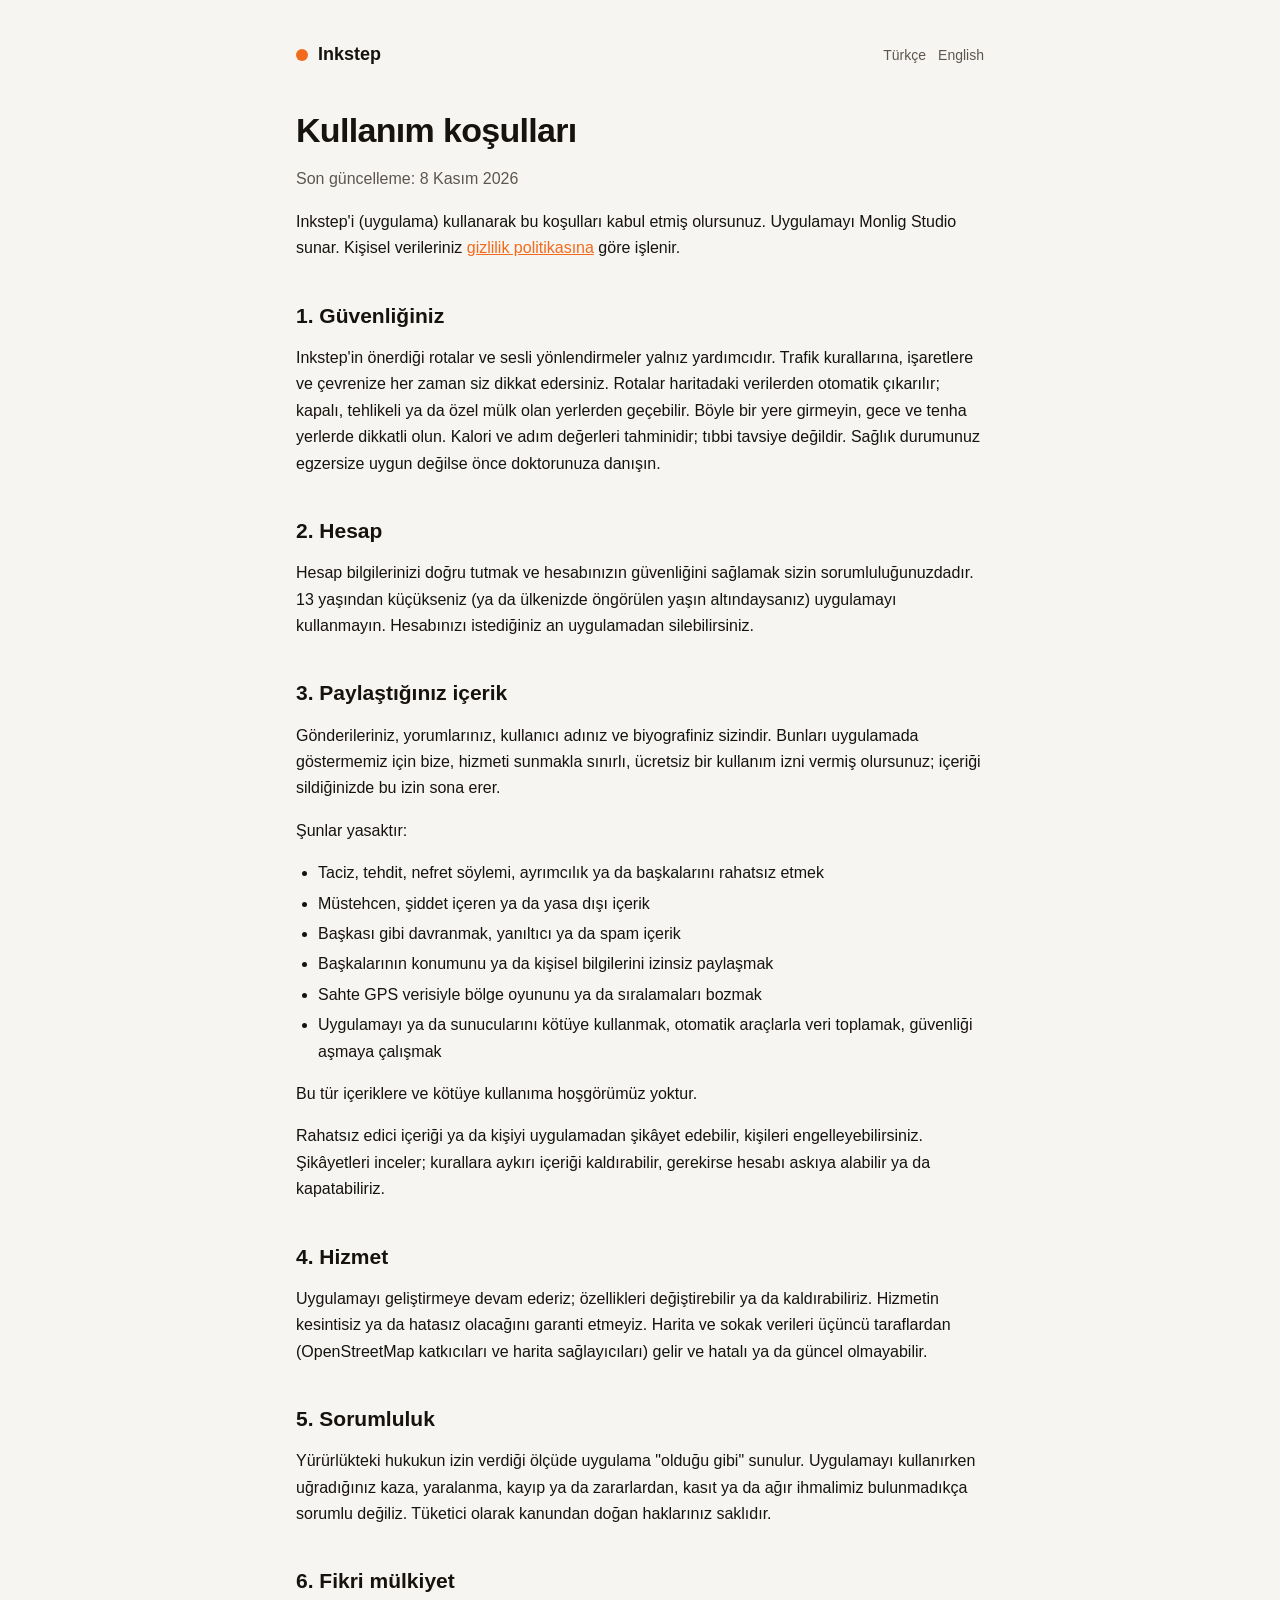
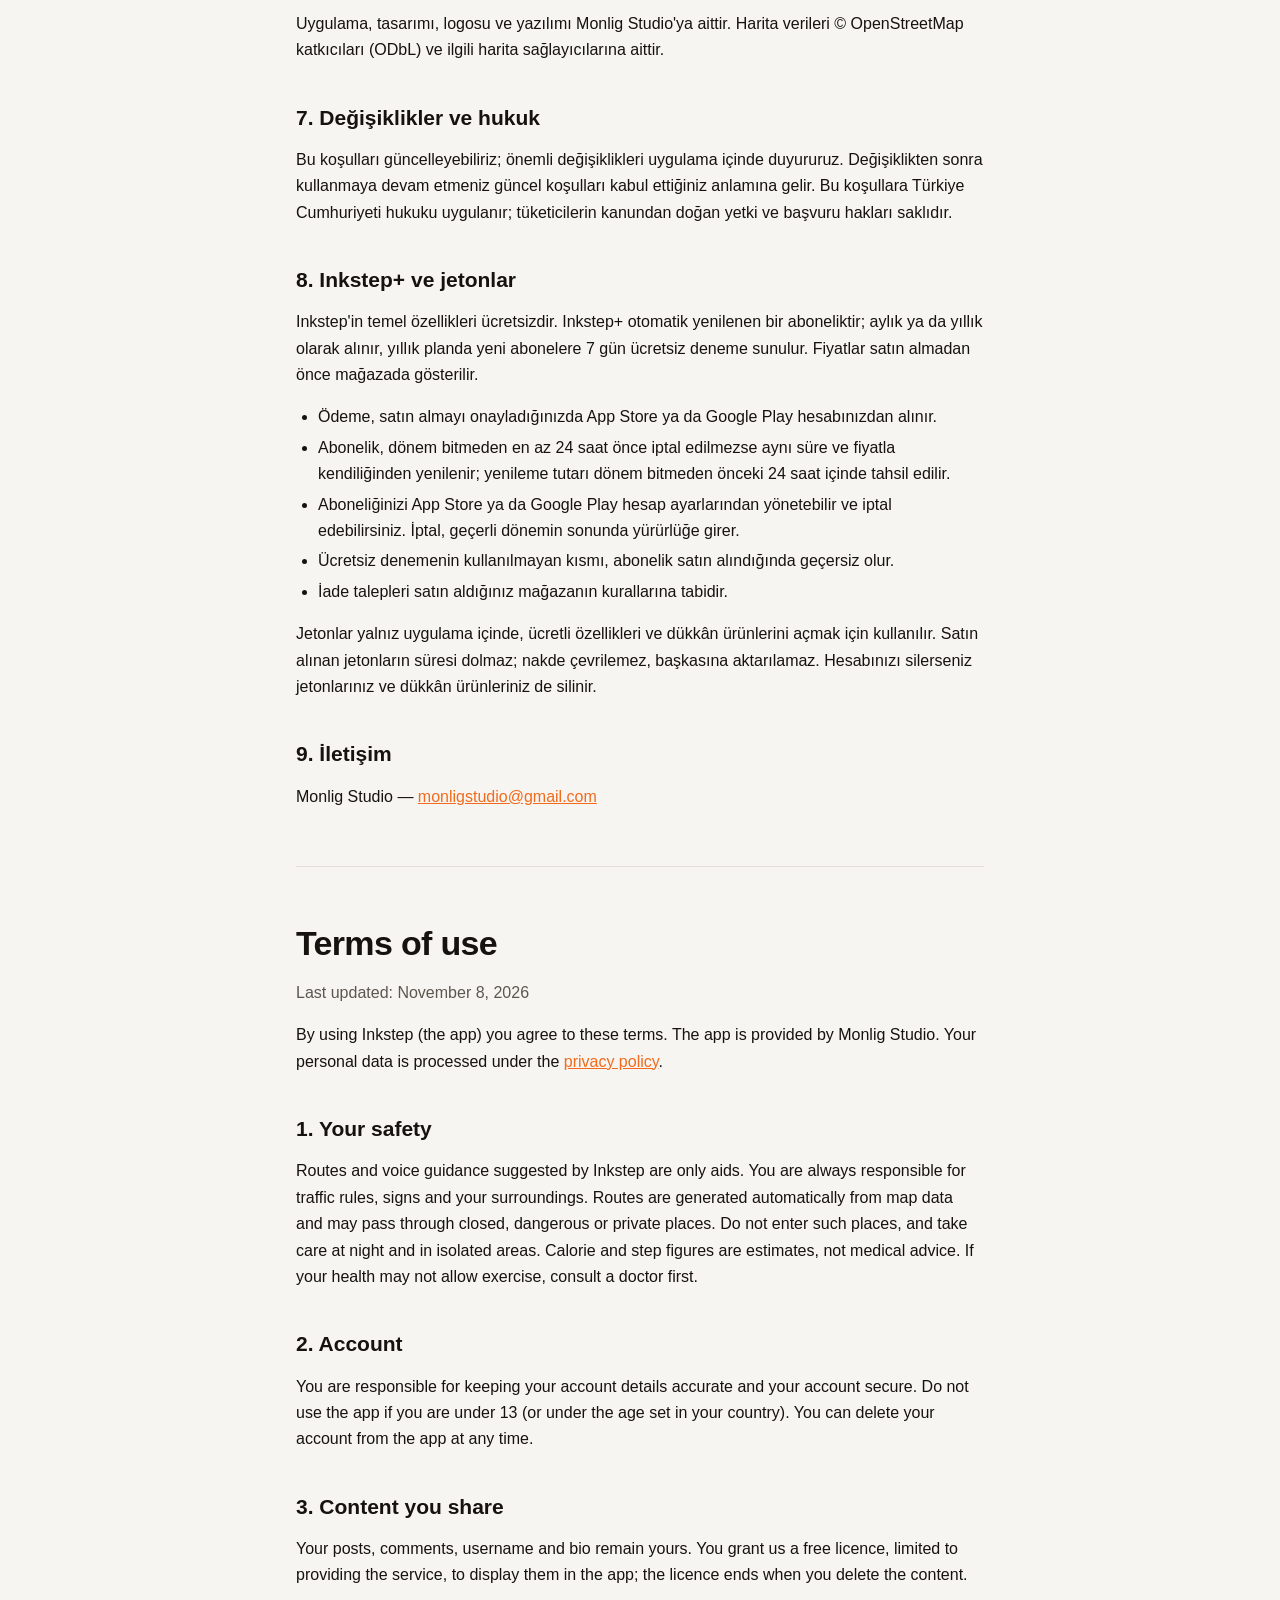
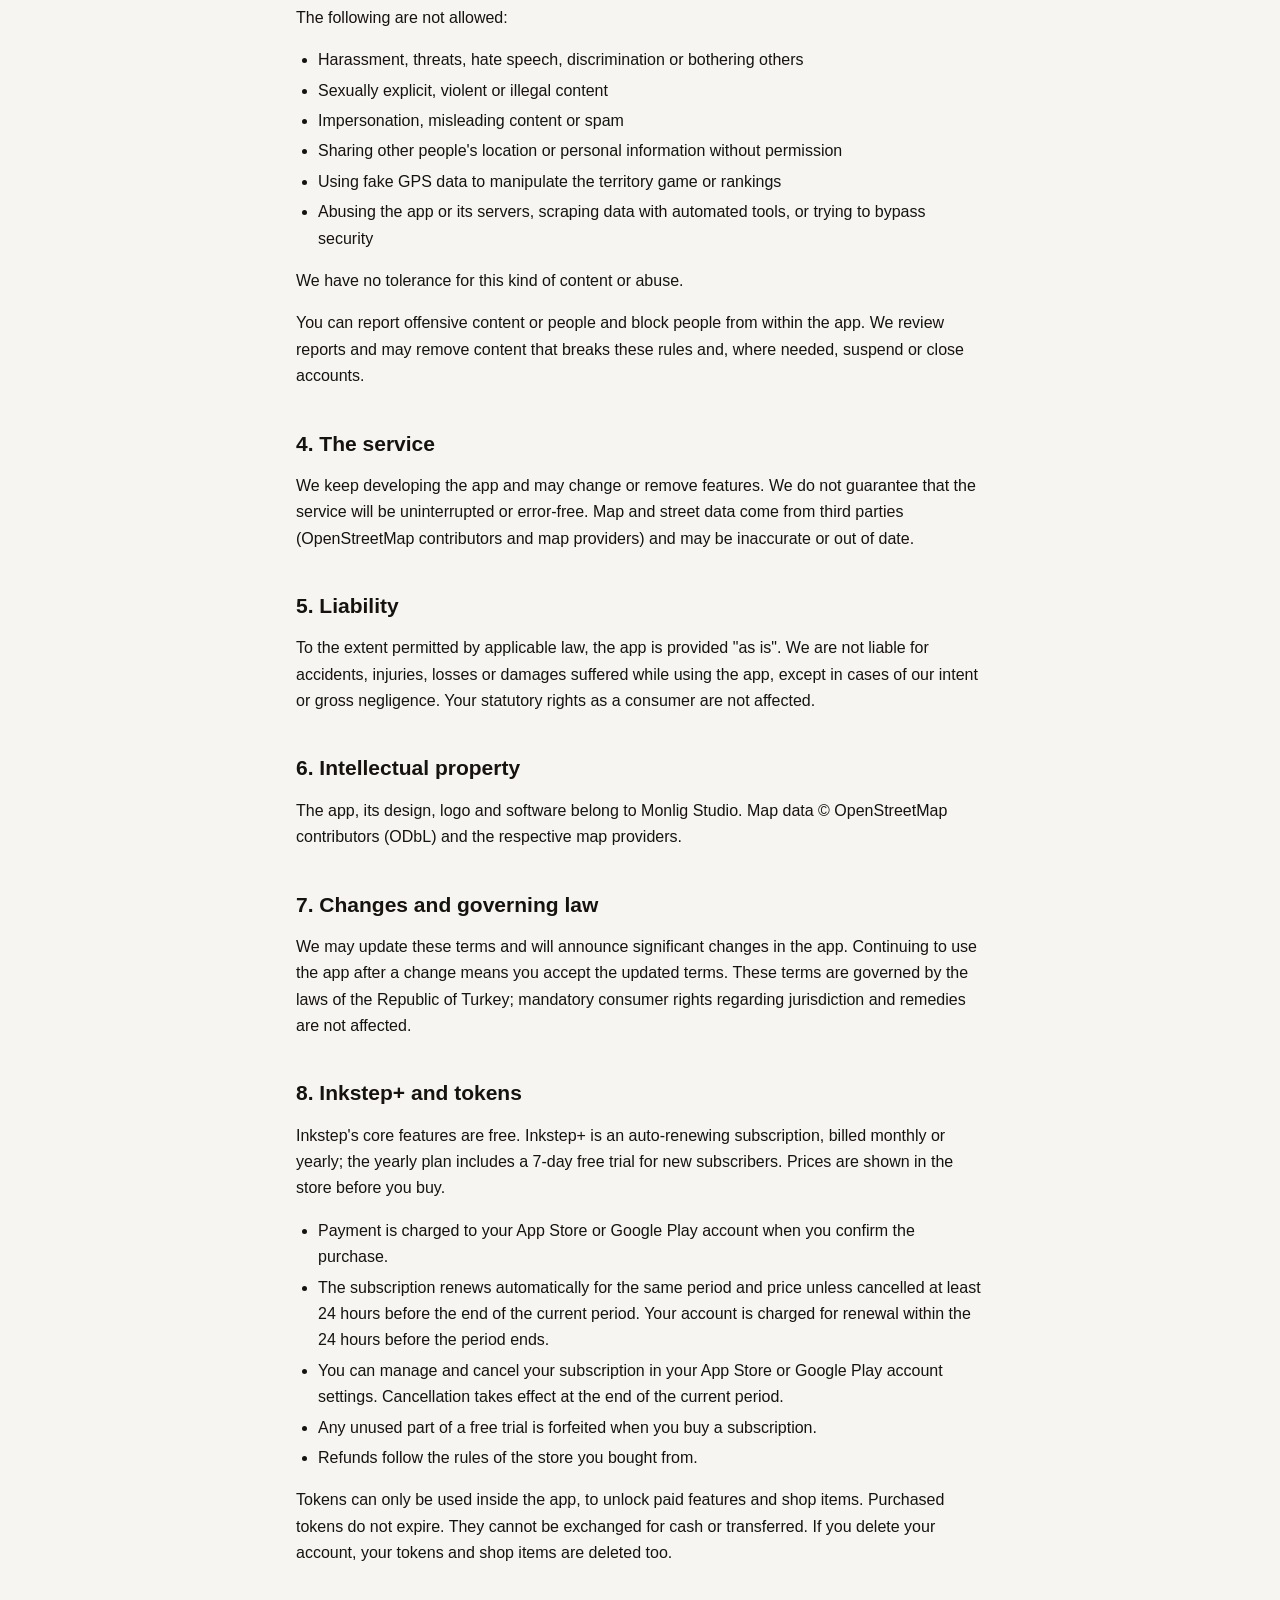
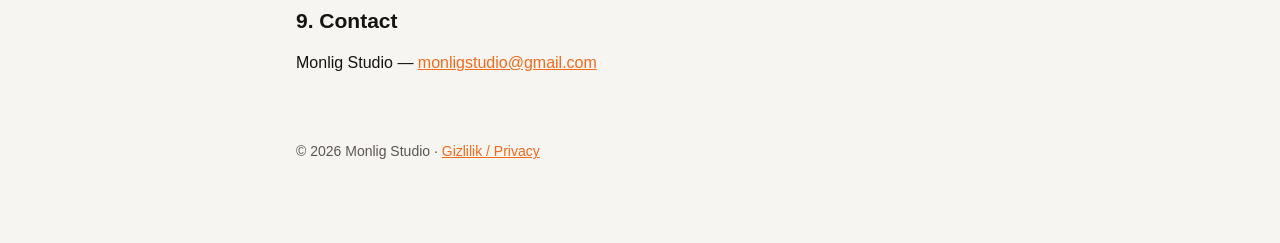
<file: inkstep/terms.html>
<!doctype html>
<html lang="tr">
<head>
  <meta charset="utf-8">
  <meta name="viewport" content="width=device-width, initial-scale=1">
  <title>Inkstep Kullanım Koşulları</title>
  <meta name="description" content="Inkstep kullanım koşulları.">
  <link rel="stylesheet" href="/style.css">
</head>
<body>
<main>
  <header class="top">
    <a class="brand" href="/inkstep/"><span class="dot"></span>Inkstep</a>
    <nav class="lang"><a href="#tr">Türkçe</a><a href="#en">English</a></nav>
  </header>

  <!-- ─────────────────────────── TÜRKÇE ─────────────────────────── -->
  <section id="tr">
    <h1>Kullanım koşulları</h1>
    <p class="muted">Son güncelleme: 8 Kasım 2026</p>

    <p>Inkstep'i (uygulama) kullanarak bu koşulları kabul etmiş olursunuz.
      Uygulamayı Monlig Studio sunar. Kişisel verileriniz
      <a href="/inkstep/privacy">gizlilik politikasına</a> göre işlenir.</p>

    <h2>1. Güvenliğiniz</h2>
    <p>Inkstep'in önerdiği rotalar ve sesli yönlendirmeler yalnız yardımcıdır.
      Trafik kurallarına, işaretlere ve çevrenize her zaman siz dikkat
      edersiniz. Rotalar haritadaki verilerden otomatik çıkarılır; kapalı,
      tehlikeli ya da özel mülk olan yerlerden geçebilir. Böyle bir yere
      girmeyin, gece ve tenha yerlerde dikkatli olun. Kalori ve adım
      değerleri tahminidir; tıbbi tavsiye değildir. Sağlık durumunuz
      egzersize uygun değilse önce doktorunuza danışın.</p>

    <h2>2. Hesap</h2>
    <p>Hesap bilgilerinizi doğru tutmak ve hesabınızın güvenliğini sağlamak
      sizin sorumluluğunuzdadır. 13 yaşından küçükseniz (ya da ülkenizde
      öngörülen yaşın altındaysanız) uygulamayı kullanmayın. Hesabınızı
      istediğiniz an uygulamadan silebilirsiniz.</p>

    <h2>3. Paylaştığınız içerik</h2>
    <p>Gönderileriniz, yorumlarınız, kullanıcı adınız ve biyografiniz
      sizindir. Bunları uygulamada göstermemiz için bize, hizmeti sunmakla
      sınırlı, ücretsiz bir kullanım izni vermiş olursunuz; içeriği
      sildiğinizde bu izin sona erer.</p>
    <p>Şunlar yasaktır:</p>
    <ul>
      <li>Taciz, tehdit, nefret söylemi, ayrımcılık ya da başkalarını rahatsız etmek</li>
      <li>Müstehcen, şiddet içeren ya da yasa dışı içerik</li>
      <li>Başkası gibi davranmak, yanıltıcı ya da spam içerik</li>
      <li>Başkalarının konumunu ya da kişisel bilgilerini izinsiz paylaşmak</li>
      <li>Sahte GPS verisiyle bölge oyununu ya da sıralamaları bozmak</li>
      <li>Uygulamayı ya da sunucularını kötüye kullanmak, otomatik araçlarla
        veri toplamak, güvenliği aşmaya çalışmak</li>
    </ul>
    <p>Bu tür içeriklere ve kötüye kullanıma hoşgörümüz yoktur.</p>
    <p>Rahatsız edici içeriği ya da kişiyi uygulamadan şikâyet edebilir,
      kişileri engelleyebilirsiniz. Şikâyetleri inceler; kurallara aykırı
      içeriği kaldırabilir, gerekirse hesabı askıya alabilir ya da
      kapatabiliriz.</p>

    <h2>4. Hizmet</h2>
    <p>Uygulamayı geliştirmeye devam ederiz; özellikleri değiştirebilir ya
      da kaldırabiliriz. Hizmetin kesintisiz ya da hatasız olacağını garanti
      etmeyiz. Harita ve sokak verileri üçüncü taraflardan
      (OpenStreetMap katkıcıları ve harita sağlayıcıları) gelir ve hatalı ya
      da güncel olmayabilir.</p>

    <h2>5. Sorumluluk</h2>
    <p>Yürürlükteki hukukun izin verdiği ölçüde uygulama "olduğu gibi"
      sunulur. Uygulamayı kullanırken uğradığınız kaza, yaralanma, kayıp ya
      da zararlardan, kasıt ya da ağır ihmalimiz bulunmadıkça sorumlu
      değiliz. Tüketici olarak kanundan doğan haklarınız saklıdır.</p>

    <h2>6. Fikri mülkiyet</h2>
    <p>Uygulama, tasarımı, logosu ve yazılımı Monlig Studio'ya aittir.
      Harita verileri © OpenStreetMap katkıcıları (ODbL) ve ilgili harita
      sağlayıcılarına aittir.</p>

    <h2>7. Değişiklikler ve hukuk</h2>
    <p>Bu koşulları güncelleyebiliriz; önemli değişiklikleri uygulama içinde
      duyururuz. Değişiklikten sonra kullanmaya devam etmeniz güncel
      koşulları kabul ettiğiniz anlamına gelir. Bu koşullara Türkiye
      Cumhuriyeti hukuku uygulanır; tüketicilerin kanundan doğan yetki ve
      başvuru hakları saklıdır.</p>

    <h2>8. Inkstep+ ve jetonlar</h2>
    <p>Inkstep'in temel özellikleri ücretsizdir. Inkstep+ otomatik yenilenen
      bir aboneliktir; aylık ya da yıllık olarak alınır, yıllık planda yeni
      abonelere 7 gün ücretsiz deneme sunulur. Fiyatlar satın almadan önce
      mağazada gösterilir.</p>
    <ul>
      <li>Ödeme, satın almayı onayladığınızda App Store ya da Google Play
        hesabınızdan alınır.</li>
      <li>Abonelik, dönem bitmeden en az 24 saat önce iptal edilmezse aynı
        süre ve fiyatla kendiliğinden yenilenir; yenileme tutarı dönem
        bitmeden önceki 24 saat içinde tahsil edilir.</li>
      <li>Aboneliğinizi App Store ya da Google Play hesap ayarlarından
        yönetebilir ve iptal edebilirsiniz. İptal, geçerli dönemin sonunda
        yürürlüğe girer.</li>
      <li>Ücretsiz denemenin kullanılmayan kısmı, abonelik satın alındığında
        geçersiz olur.</li>
      <li>İade talepleri satın aldığınız mağazanın kurallarına tabidir.</li>
    </ul>
    <p>Jetonlar yalnız uygulama içinde, ücretli özellikleri ve dükkân
      ürünlerini açmak için kullanılır. Satın alınan jetonların süresi
      dolmaz; nakde çevrilemez, başkasına aktarılamaz. Hesabınızı silerseniz
      jetonlarınız ve dükkân ürünleriniz de silinir.</p>

    <h2>9. İletişim</h2>
    <p>Monlig Studio — <a href="mailto:monligstudio@gmail.com">monligstudio@gmail.com</a></p>
  </section>

  <hr>

  <!-- ─────────────────────────── ENGLISH ─────────────────────────── -->
  <section id="en" lang="en">
    <h1>Terms of use</h1>
    <p class="muted">Last updated: November 8, 2026</p>

    <p>By using Inkstep (the app) you agree to these terms. The app is
      provided by Monlig Studio. Your personal data is processed under the
      <a href="/inkstep/privacy#en">privacy policy</a>.</p>

    <h2>1. Your safety</h2>
    <p>Routes and voice guidance suggested by Inkstep are only aids. You are
      always responsible for traffic rules, signs and your surroundings.
      Routes are generated automatically from map data and may pass through
      closed, dangerous or private places. Do not enter such places, and take
      care at night and in isolated areas. Calorie and step figures are
      estimates, not medical advice. If your health may not allow exercise,
      consult a doctor first.</p>

    <h2>2. Account</h2>
    <p>You are responsible for keeping your account details accurate and
      your account secure. Do not use the app if you are under 13 (or under
      the age set in your country). You can delete your account from the app
      at any time.</p>

    <h2>3. Content you share</h2>
    <p>Your posts, comments, username and bio remain yours. You grant us a
      free licence, limited to providing the service, to display them in the
      app; the licence ends when you delete the content.</p>
    <p>The following are not allowed:</p>
    <ul>
      <li>Harassment, threats, hate speech, discrimination or bothering others</li>
      <li>Sexually explicit, violent or illegal content</li>
      <li>Impersonation, misleading content or spam</li>
      <li>Sharing other people's location or personal information without permission</li>
      <li>Using fake GPS data to manipulate the territory game or rankings</li>
      <li>Abusing the app or its servers, scraping data with automated tools,
        or trying to bypass security</li>
    </ul>
    <p>We have no tolerance for this kind of content or abuse.</p>
    <p>You can report offensive content or people and block people from
      within the app. We review reports and may remove content that breaks
      these rules and, where needed, suspend or close accounts.</p>

    <h2>4. The service</h2>
    <p>We keep developing the app and may change or remove features. We do
      not guarantee that the service will be uninterrupted or error-free. Map
      and street data come from third parties (OpenStreetMap contributors and
      map providers) and may be inaccurate or out of date.</p>

    <h2>5. Liability</h2>
    <p>To the extent permitted by applicable law, the app is provided "as
      is". We are not liable for accidents, injuries, losses or damages
      suffered while using the app, except in cases of our intent or gross
      negligence. Your statutory rights as a consumer are not affected.</p>

    <h2>6. Intellectual property</h2>
    <p>The app, its design, logo and software belong to Monlig Studio. Map
      data © OpenStreetMap contributors (ODbL) and the respective map
      providers.</p>

    <h2>7. Changes and governing law</h2>
    <p>We may update these terms and will announce significant changes in
      the app. Continuing to use the app after a change means you accept the
      updated terms. These terms are governed by the laws of the Republic of
      Turkey; mandatory consumer rights regarding jurisdiction and remedies
      are not affected.</p>

    <h2>8. Inkstep+ and tokens</h2>
    <p>Inkstep's core features are free. Inkstep+ is an auto-renewing
      subscription, billed monthly or yearly; the yearly plan includes a
      7-day free trial for new subscribers. Prices are shown in the store
      before you buy.</p>
    <ul>
      <li>Payment is charged to your App Store or Google Play account when
        you confirm the purchase.</li>
      <li>The subscription renews automatically for the same period and
        price unless cancelled at least 24 hours before the end of the
        current period. Your account is charged for renewal within the
        24 hours before the period ends.</li>
      <li>You can manage and cancel your subscription in your App Store or
        Google Play account settings. Cancellation takes effect at the end
        of the current period.</li>
      <li>Any unused part of a free trial is forfeited when you buy a
        subscription.</li>
      <li>Refunds follow the rules of the store you bought from.</li>
    </ul>
    <p>Tokens can only be used inside the app, to unlock paid features and
      shop items. Purchased tokens do not expire. They cannot be exchanged
      for cash or transferred. If you delete your account, your tokens and
      shop items are deleted too.</p>

    <h2>9. Contact</h2>
    <p>Monlig Studio — <a href="mailto:monligstudio@gmail.com">monligstudio@gmail.com</a></p>
  </section>

  <footer>© 2026 Monlig Studio · <a href="/inkstep/privacy">Gizlilik / Privacy</a></footer>
</main>
</body>
</html>
</file>
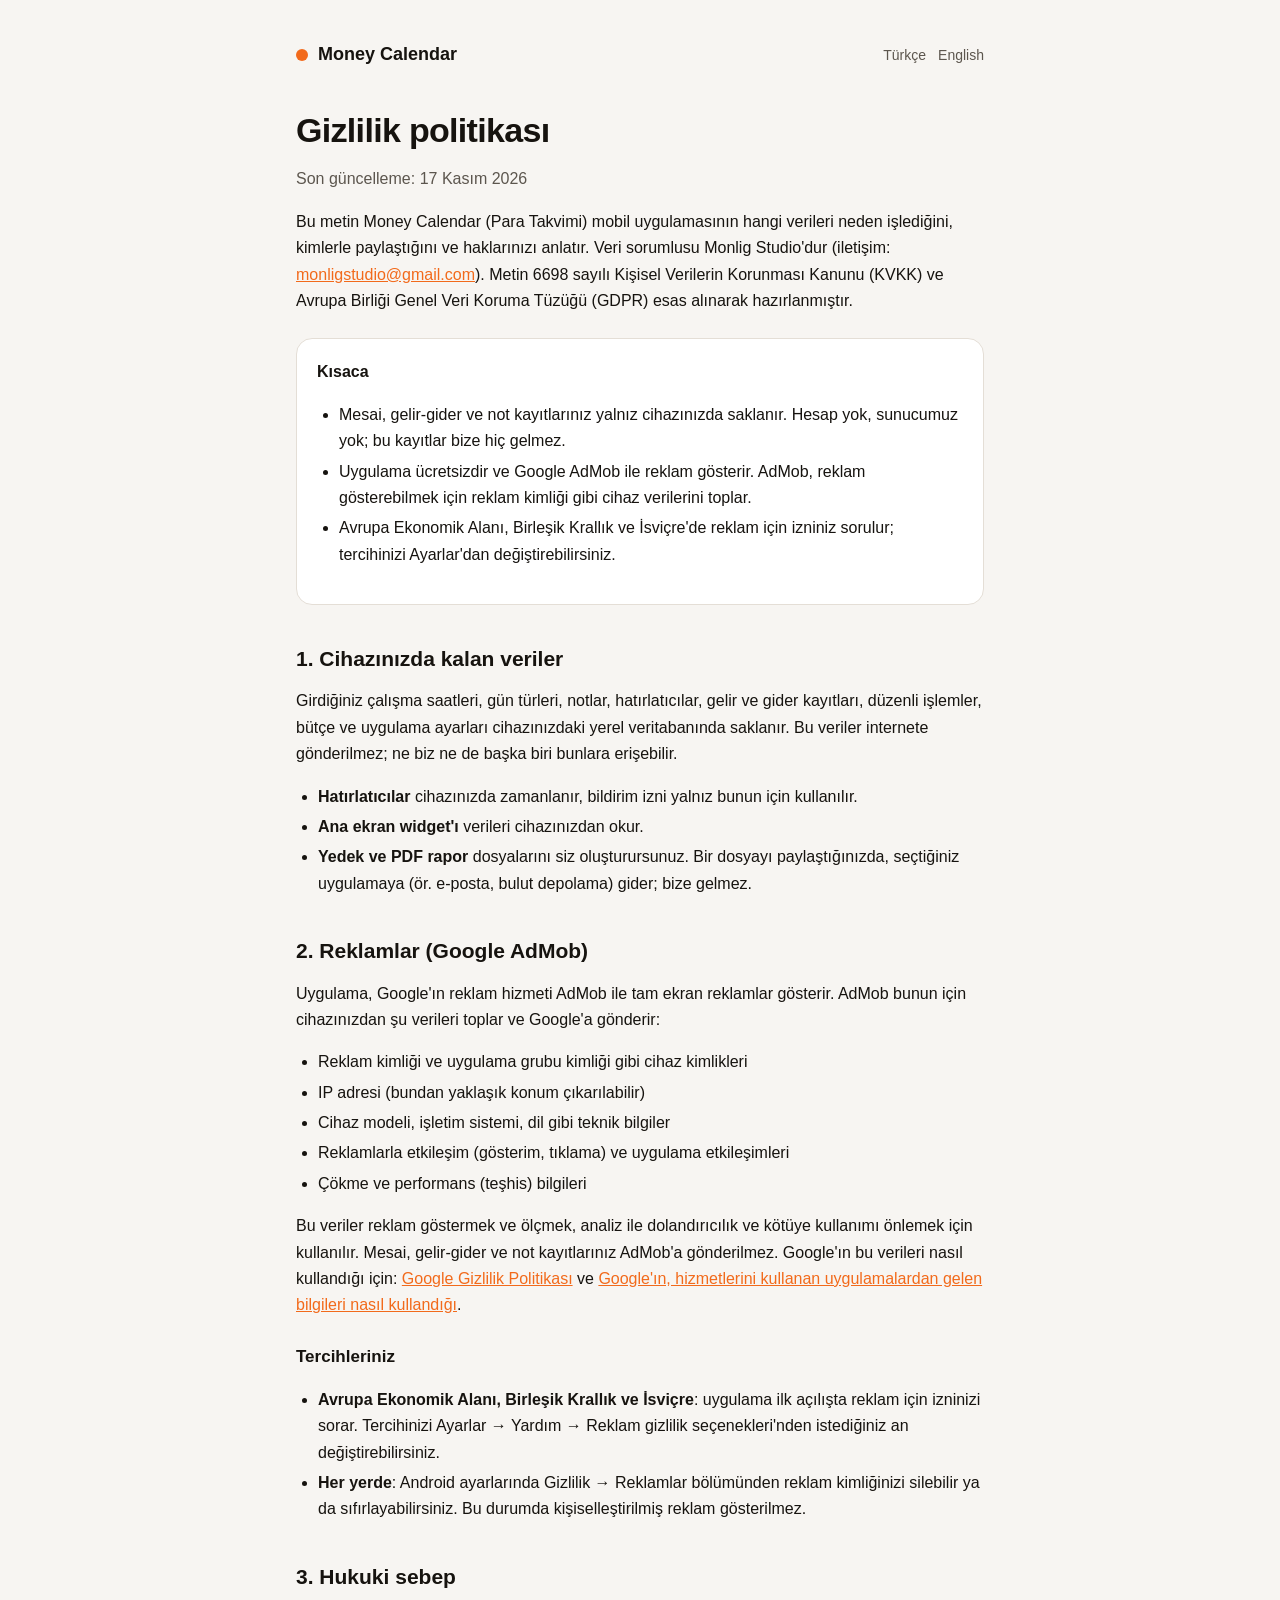
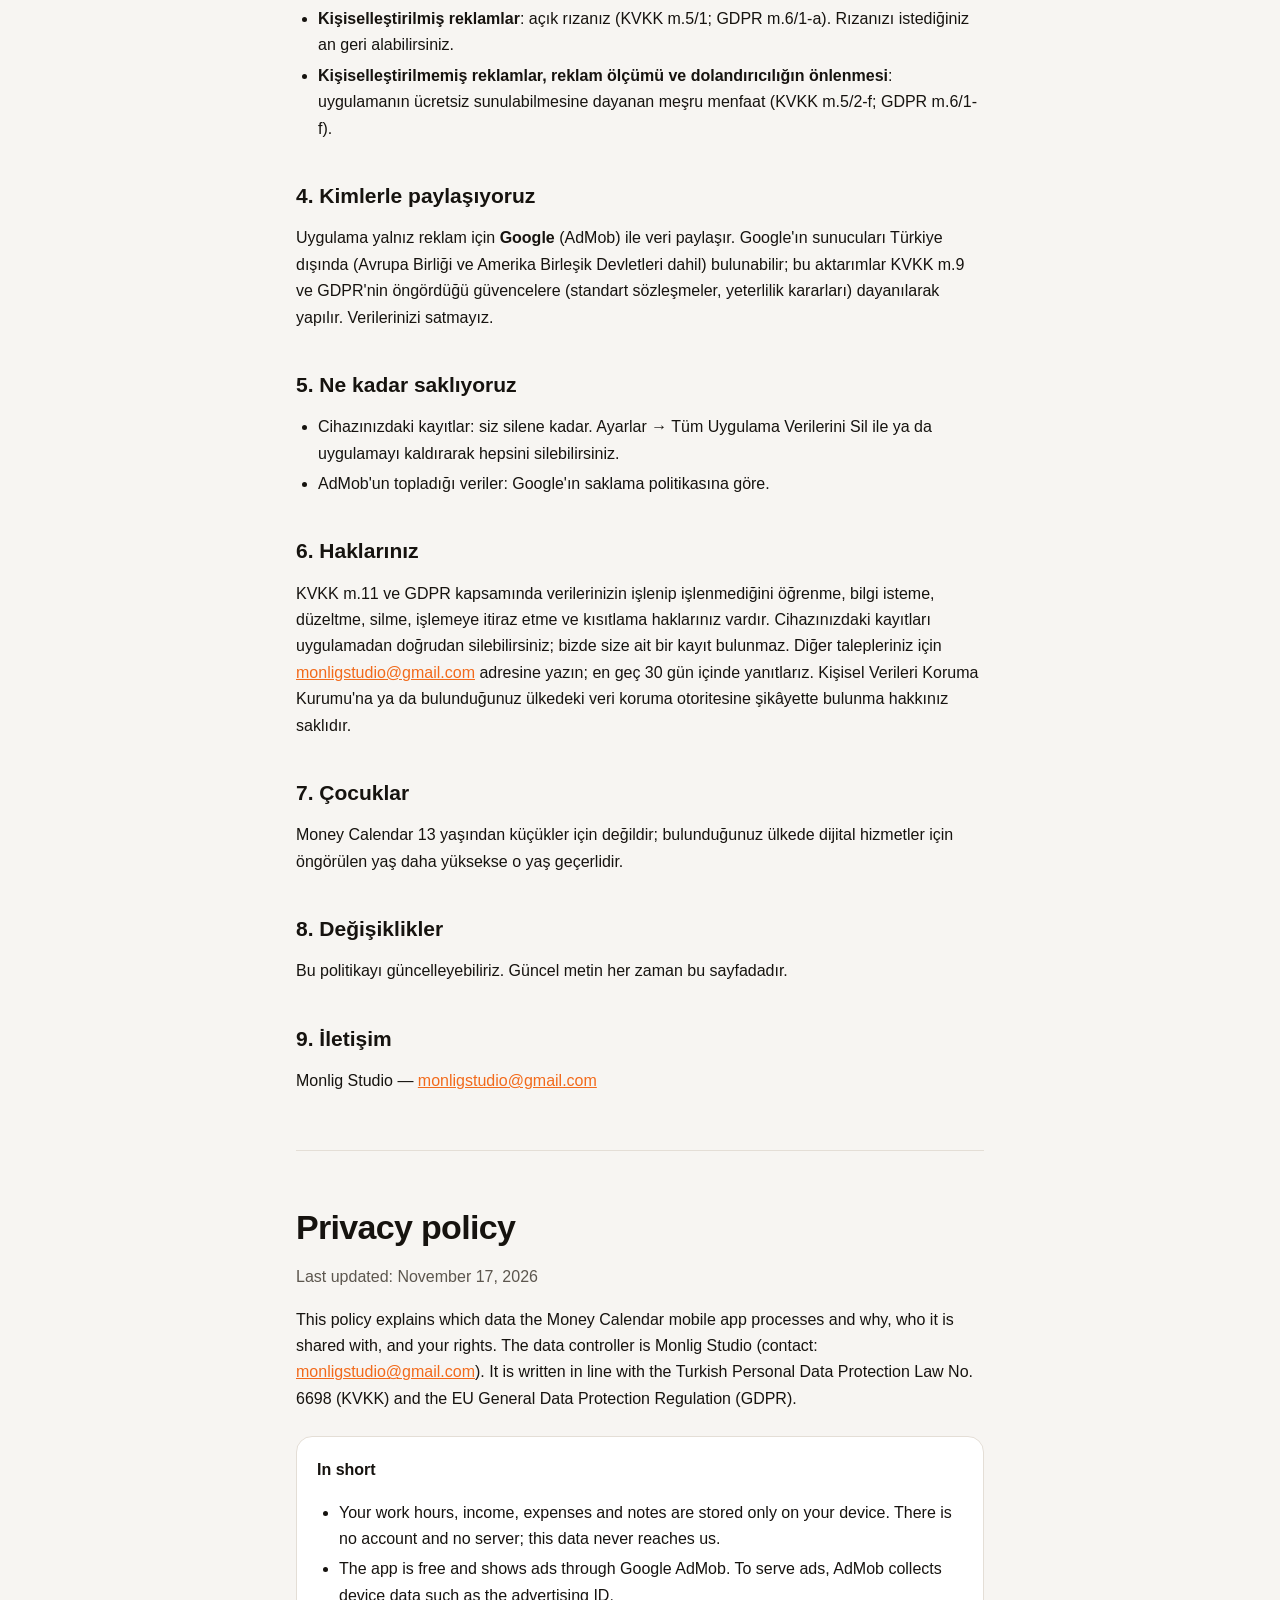
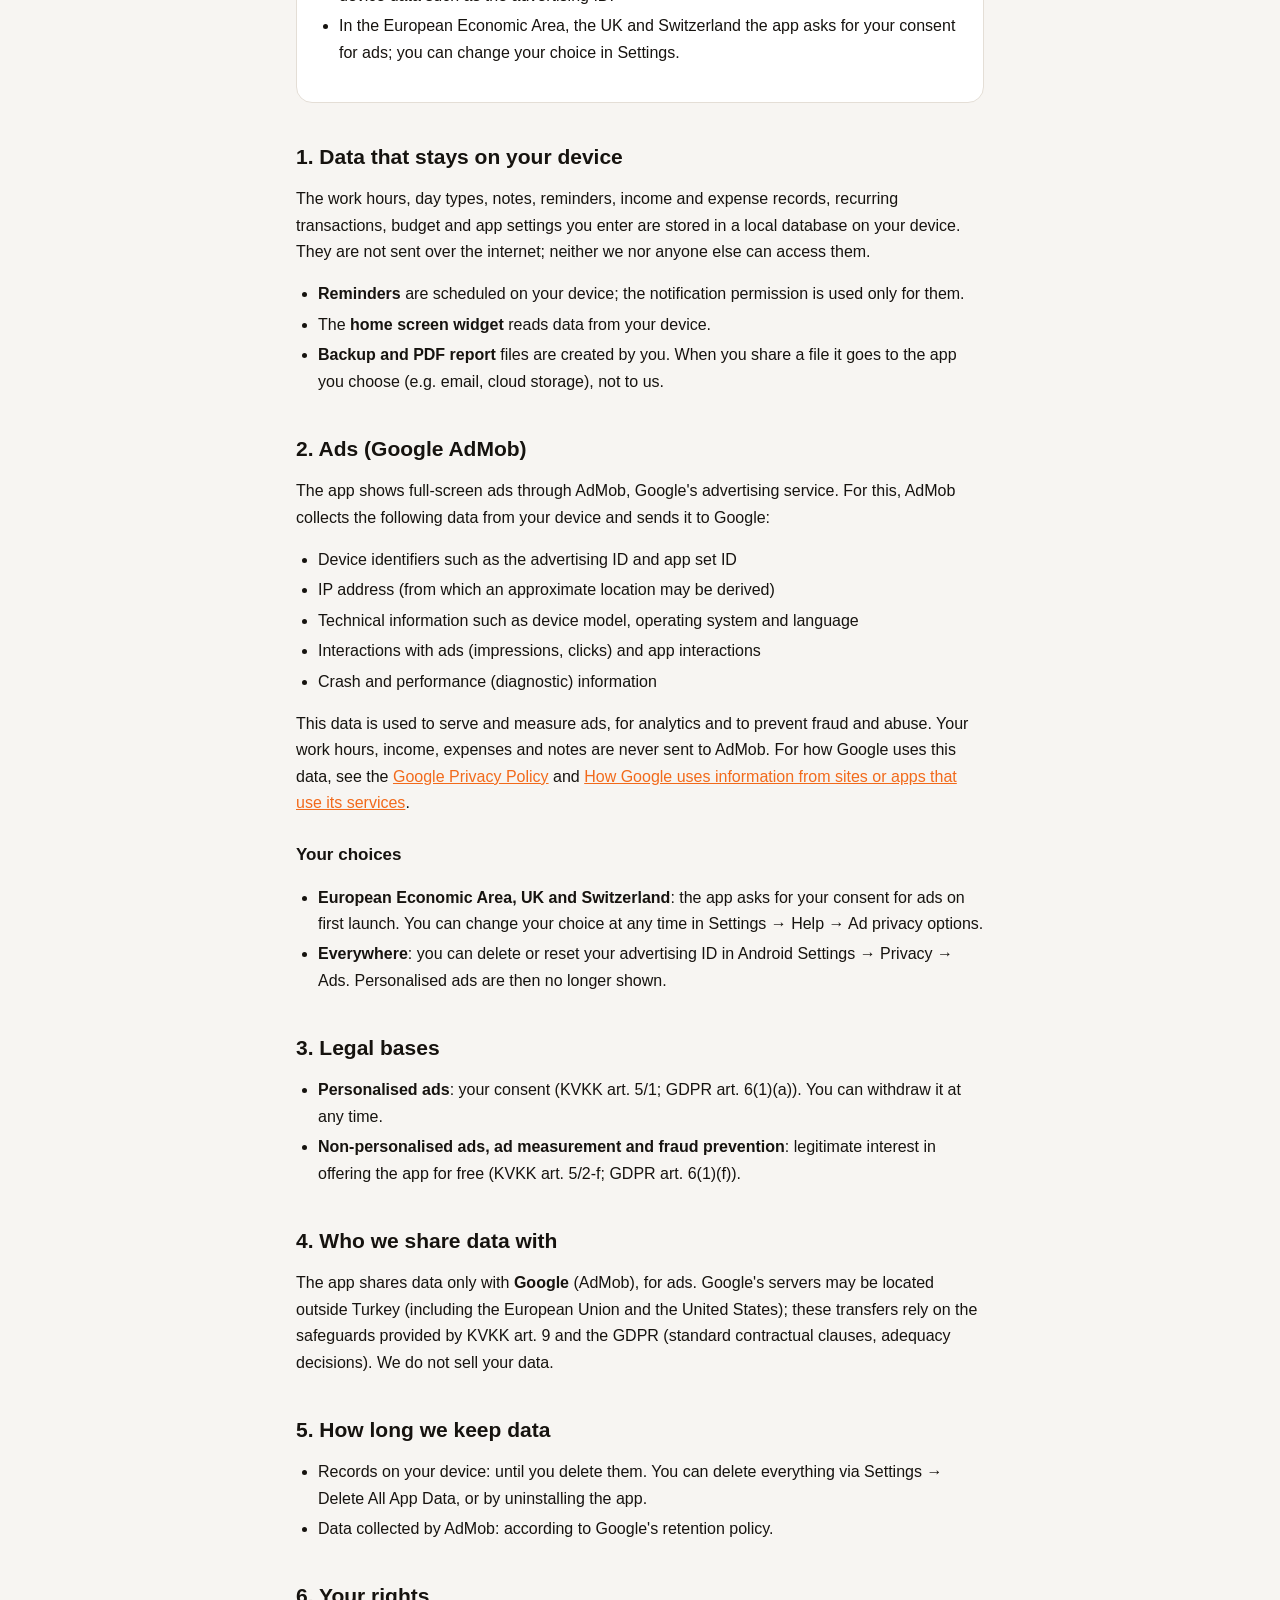
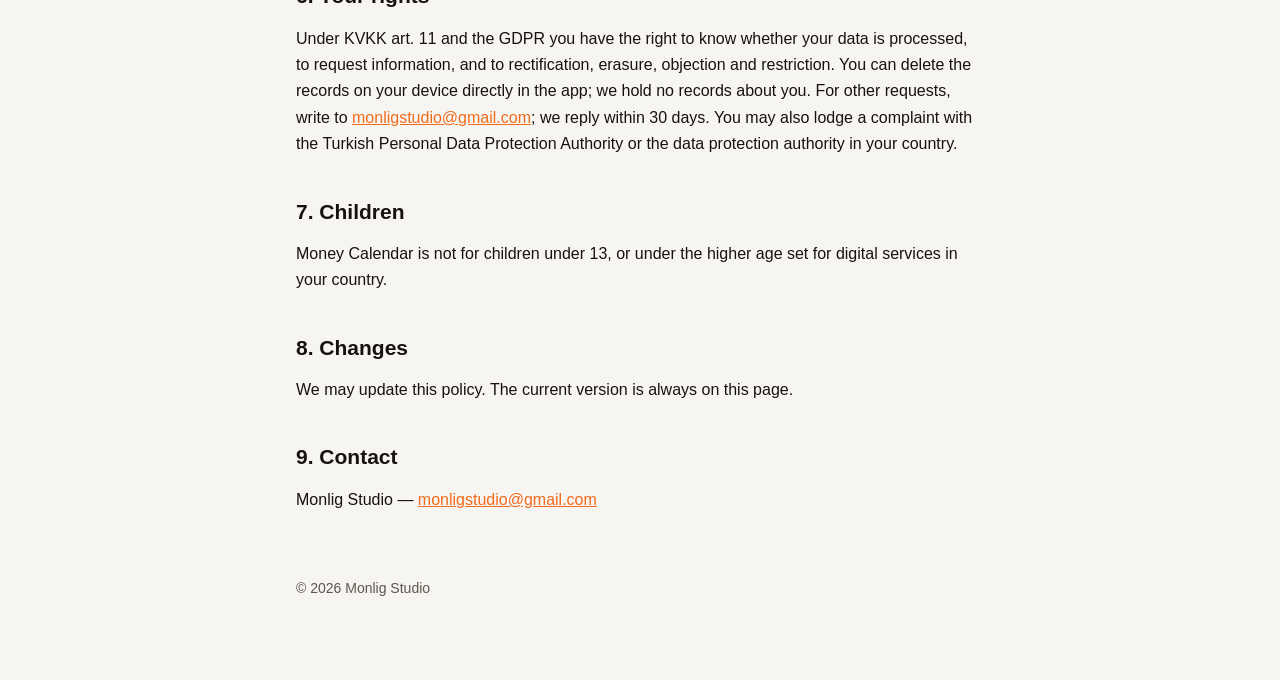
<file: money-calendar/privacy.html>
<!doctype html>
<html lang="tr">
<head>
  <meta charset="utf-8">
  <meta name="viewport" content="width=device-width, initial-scale=1">
  <title>Money Calendar Gizlilik</title>
  <meta name="description" content="Money Calendar gizlilik politikası: verileriniz cihazınızda kalır; reklamlar Google AdMob ile gösterilir.">
  <link rel="stylesheet" href="/style.css">
</head>
<body>
<main>
  <header class="top">
    <a class="brand" href="/"><span class="dot"></span>Money Calendar</a>
    <nav class="lang"><a href="#tr">Türkçe</a><a href="#en">English</a></nav>
  </header>

  <!-- ─────────────────────────── TÜRKÇE ─────────────────────────── -->
  <section id="tr">
    <h1>Gizlilik politikası</h1>
    <p class="muted">Son güncelleme: 17 Kasım 2026</p>

    <p>Bu metin Money Calendar (Para Takvimi) mobil uygulamasının hangi
      verileri neden işlediğini, kimlerle paylaştığını ve haklarınızı anlatır.
      Veri sorumlusu Monlig Studio'dur (iletişim:
      <a href="mailto:monligstudio@gmail.com">monligstudio@gmail.com</a>).
      Metin 6698 sayılı Kişisel Verilerin Korunması Kanunu (KVKK) ve Avrupa
      Birliği Genel Veri Koruma Tüzüğü (GDPR) esas alınarak hazırlanmıştır.</p>

    <div class="card">
      <strong>Kısaca</strong>
      <ul>
        <li>Mesai, gelir-gider ve not kayıtlarınız yalnız cihazınızda saklanır. Hesap yok, sunucumuz yok; bu kayıtlar bize hiç gelmez.</li>
        <li>Uygulama ücretsizdir ve Google AdMob ile reklam gösterir. AdMob, reklam gösterebilmek için reklam kimliği gibi cihaz verilerini toplar.</li>
        <li>Avrupa Ekonomik Alanı, Birleşik Krallık ve İsviçre'de reklam için izniniz sorulur; tercihinizi Ayarlar'dan değiştirebilirsiniz.</li>
      </ul>
    </div>

    <h2>1. Cihazınızda kalan veriler</h2>
    <p>Girdiğiniz çalışma saatleri, gün türleri, notlar, hatırlatıcılar, gelir
      ve gider kayıtları, düzenli işlemler, bütçe ve uygulama ayarları
      cihazınızdaki yerel veritabanında saklanır. Bu veriler internete
      gönderilmez; ne biz ne de başka biri bunlara erişebilir.</p>
    <ul>
      <li><strong>Hatırlatıcılar</strong> cihazınızda zamanlanır, bildirim
        izni yalnız bunun için kullanılır.</li>
      <li><strong>Ana ekran widget'ı</strong> verileri cihazınızdan okur.</li>
      <li><strong>Yedek ve PDF rapor</strong> dosyalarını siz oluşturursunuz.
        Bir dosyayı paylaştığınızda, seçtiğiniz uygulamaya (ör. e-posta,
        bulut depolama) gider; bize gelmez.</li>
    </ul>

    <h2>2. Reklamlar (Google AdMob)</h2>
    <p>Uygulama, Google'ın reklam hizmeti AdMob ile tam ekran reklamlar
      gösterir. AdMob bunun için cihazınızdan şu verileri toplar ve Google'a
      gönderir:</p>
    <ul>
      <li>Reklam kimliği ve uygulama grubu kimliği gibi cihaz kimlikleri</li>
      <li>IP adresi (bundan yaklaşık konum çıkarılabilir)</li>
      <li>Cihaz modeli, işletim sistemi, dil gibi teknik bilgiler</li>
      <li>Reklamlarla etkileşim (gösterim, tıklama) ve uygulama etkileşimleri</li>
      <li>Çökme ve performans (teşhis) bilgileri</li>
    </ul>
    <p>Bu veriler reklam göstermek ve ölçmek, analiz ile dolandırıcılık ve
      kötüye kullanımı önlemek için kullanılır. Mesai, gelir-gider ve not
      kayıtlarınız AdMob'a gönderilmez. Google'ın bu verileri nasıl
      kullandığı için:
      <a href="https://policies.google.com/privacy">Google Gizlilik Politikası</a> ve
      <a href="https://policies.google.com/technologies/partner-sites">Google'ın, hizmetlerini kullanan uygulamalardan gelen bilgileri nasıl kullandığı</a>.</p>

    <h3>Tercihleriniz</h3>
    <ul>
      <li><strong>Avrupa Ekonomik Alanı, Birleşik Krallık ve İsviçre</strong>:
        uygulama ilk açılışta reklam için izninizi sorar. Tercihinizi
        Ayarlar → Yardım → Reklam gizlilik seçenekleri'nden istediğiniz an
        değiştirebilirsiniz.</li>
      <li><strong>Her yerde</strong>: Android ayarlarında Gizlilik → Reklamlar
        bölümünden reklam kimliğinizi silebilir ya da sıfırlayabilirsiniz.
        Bu durumda kişiselleştirilmiş reklam gösterilmez.</li>
    </ul>

    <h2>3. Hukuki sebep</h2>
    <ul>
      <li><strong>Kişiselleştirilmiş reklamlar</strong>: açık rızanız (KVKK
        m.5/1; GDPR m.6/1-a). Rızanızı istediğiniz an geri alabilirsiniz.</li>
      <li><strong>Kişiselleştirilmemiş reklamlar, reklam ölçümü ve
        dolandırıcılığın önlenmesi</strong>: uygulamanın ücretsiz
        sunulabilmesine dayanan meşru menfaat (KVKK m.5/2-f; GDPR
        m.6/1-f).</li>
    </ul>

    <h2>4. Kimlerle paylaşıyoruz</h2>
    <p>Uygulama yalnız reklam için <strong>Google</strong> (AdMob) ile veri
      paylaşır. Google'ın sunucuları Türkiye dışında (Avrupa Birliği ve Amerika
      Birleşik Devletleri dahil) bulunabilir; bu aktarımlar KVKK m.9 ve
      GDPR'nin öngördüğü güvencelere (standart sözleşmeler, yeterlilik
      kararları) dayanılarak yapılır. Verilerinizi satmayız.</p>

    <h2>5. Ne kadar saklıyoruz</h2>
    <ul>
      <li>Cihazınızdaki kayıtlar: siz silene kadar. Ayarlar → Tüm Uygulama
        Verilerini Sil ile ya da uygulamayı kaldırarak hepsini silebilirsiniz.</li>
      <li>AdMob'un topladığı veriler: Google'ın saklama politikasına göre.</li>
    </ul>

    <h2>6. Haklarınız</h2>
    <p>KVKK m.11 ve GDPR kapsamında verilerinizin işlenip işlenmediğini
      öğrenme, bilgi isteme, düzeltme, silme, işlemeye itiraz etme ve
      kısıtlama haklarınız vardır. Cihazınızdaki kayıtları uygulamadan
      doğrudan silebilirsiniz; bizde size ait bir kayıt bulunmaz. Diğer
      talepleriniz için <a href="mailto:monligstudio@gmail.com">monligstudio@gmail.com</a>
      adresine yazın; en geç 30 gün içinde yanıtlarız. Kişisel Verileri Koruma
      Kurumu'na ya da bulunduğunuz ülkedeki veri koruma otoritesine şikâyette
      bulunma hakkınız saklıdır.</p>

    <h2>7. Çocuklar</h2>
    <p>Money Calendar 13 yaşından küçükler için değildir; bulunduğunuz ülkede
      dijital hizmetler için öngörülen yaş daha yüksekse o yaş geçerlidir.</p>

    <h2>8. Değişiklikler</h2>
    <p>Bu politikayı güncelleyebiliriz. Güncel metin her zaman bu
      sayfadadır.</p>

    <h2>9. İletişim</h2>
    <p>Monlig Studio — <a href="mailto:monligstudio@gmail.com">monligstudio@gmail.com</a></p>
  </section>

  <hr>

  <!-- ─────────────────────────── ENGLISH ─────────────────────────── -->
  <section id="en" lang="en">
    <h1>Privacy policy</h1>
    <p class="muted">Last updated: November 17, 2026</p>

    <p>This policy explains which data the Money Calendar mobile app processes
      and why, who it is shared with, and your rights. The data controller is
      Monlig Studio (contact:
      <a href="mailto:monligstudio@gmail.com">monligstudio@gmail.com</a>). It is
      written in line with the Turkish Personal Data Protection Law No. 6698
      (KVKK) and the EU General Data Protection Regulation (GDPR).</p>

    <div class="card">
      <strong>In short</strong>
      <ul>
        <li>Your work hours, income, expenses and notes are stored only on your device. There is no account and no server; this data never reaches us.</li>
        <li>The app is free and shows ads through Google AdMob. To serve ads, AdMob collects device data such as the advertising ID.</li>
        <li>In the European Economic Area, the UK and Switzerland the app asks for your consent for ads; you can change your choice in Settings.</li>
      </ul>
    </div>

    <h2>1. Data that stays on your device</h2>
    <p>The work hours, day types, notes, reminders, income and expense
      records, recurring transactions, budget and app settings you enter are
      stored in a local database on your device. They are not sent over the
      internet; neither we nor anyone else can access them.</p>
    <ul>
      <li><strong>Reminders</strong> are scheduled on your device; the
        notification permission is used only for them.</li>
      <li>The <strong>home screen widget</strong> reads data from your
        device.</li>
      <li><strong>Backup and PDF report</strong> files are created by you.
        When you share a file it goes to the app you choose (e.g. email,
        cloud storage), not to us.</li>
    </ul>

    <h2>2. Ads (Google AdMob)</h2>
    <p>The app shows full-screen ads through AdMob, Google's advertising
      service. For this, AdMob collects the following data from your device
      and sends it to Google:</p>
    <ul>
      <li>Device identifiers such as the advertising ID and app set ID</li>
      <li>IP address (from which an approximate location may be derived)</li>
      <li>Technical information such as device model, operating system and language</li>
      <li>Interactions with ads (impressions, clicks) and app interactions</li>
      <li>Crash and performance (diagnostic) information</li>
    </ul>
    <p>This data is used to serve and measure ads, for analytics and to
      prevent fraud and abuse. Your work hours, income, expenses and notes
      are never sent to AdMob. For how Google uses this data, see the
      <a href="https://policies.google.com/privacy">Google Privacy Policy</a> and
      <a href="https://policies.google.com/technologies/partner-sites">How Google uses information from sites or apps that use its services</a>.</p>

    <h3>Your choices</h3>
    <ul>
      <li><strong>European Economic Area, UK and Switzerland</strong>: the app
        asks for your consent for ads on first launch. You can change your
        choice at any time in Settings → Help → Ad privacy options.</li>
      <li><strong>Everywhere</strong>: you can delete or reset your
        advertising ID in Android Settings → Privacy → Ads. Personalised ads
        are then no longer shown.</li>
    </ul>

    <h2>3. Legal bases</h2>
    <ul>
      <li><strong>Personalised ads</strong>: your consent (KVKK art. 5/1;
        GDPR art. 6(1)(a)). You can withdraw it at any time.</li>
      <li><strong>Non-personalised ads, ad measurement and fraud
        prevention</strong>: legitimate interest in offering the app for free
        (KVKK art. 5/2-f; GDPR art. 6(1)(f)).</li>
    </ul>

    <h2>4. Who we share data with</h2>
    <p>The app shares data only with <strong>Google</strong> (AdMob), for ads.
      Google's servers may be located outside Turkey (including the European
      Union and the United States); these transfers rely on the safeguards
      provided by KVKK art. 9 and the GDPR (standard contractual clauses,
      adequacy decisions). We do not sell your data.</p>

    <h2>5. How long we keep data</h2>
    <ul>
      <li>Records on your device: until you delete them. You can delete
        everything via Settings → Delete All App Data, or by uninstalling the
        app.</li>
      <li>Data collected by AdMob: according to Google's retention
        policy.</li>
    </ul>

    <h2>6. Your rights</h2>
    <p>Under KVKK art. 11 and the GDPR you have the right to know whether
      your data is processed, to request information, and to rectification,
      erasure, objection and restriction. You can delete the records on your
      device directly in the app; we hold no records about you. For other
      requests, write to <a href="mailto:monligstudio@gmail.com">monligstudio@gmail.com</a>;
      we reply within 30 days. You may also lodge a complaint with the Turkish
      Personal Data Protection Authority or the data protection authority in
      your country.</p>

    <h2>7. Children</h2>
    <p>Money Calendar is not for children under 13, or under the higher age
      set for digital services in your country.</p>

    <h2>8. Changes</h2>
    <p>We may update this policy. The current version is always on this
      page.</p>

    <h2>9. Contact</h2>
    <p>Monlig Studio — <a href="mailto:monligstudio@gmail.com">monligstudio@gmail.com</a></p>
  </section>

  <footer>© 2026 Monlig Studio</footer>
</main>
</body>
</html>
</file>
<file: style.css>
:root {
  --bg: #f7f5f2;
  --surface: #ffffff;
  --text: #16130f;
  --text2: #5c564e;
  --line: #e4ded6;
  --accent: #f26a1b;
}

@media (prefers-color-scheme: dark) {
  :root {
    --bg: #0f0d0b;
    --surface: #1a1714;
    --text: #f2eee9;
    --text2: #a8a097;
    --line: #2d2924;
    --accent: #ff7a2e;
  }
}

* { box-sizing: border-box; }

html { -webkit-text-size-adjust: 100%; }

body {
  margin: 0;
  background: var(--bg);
  color: var(--text);
  font: 16px/1.65 -apple-system, BlinkMacSystemFont, "Segoe UI", Roboto,
    "Helvetica Neue", Arial, sans-serif;
}

main {
  max-width: 720px;
  margin: 0 auto;
  padding: 40px 16px 80px;
}

header.top {
  display: flex;
  align-items: center;
  justify-content: space-between;
  gap: 12px;
  margin-bottom: 40px;
}

.brand {
  display: flex;
  align-items: center;
  gap: 10px;
  color: var(--text);
  text-decoration: none;
  font-weight: 700;
  font-size: 18px;
}

.brand .dot {
  width: 12px;
  height: 12px;
  border-radius: 50%;
  background: var(--accent);
}

.lang a {
  color: var(--text2);
  text-decoration: none;
  font-size: 14px;
  margin-left: 12px;
}

.lang a:hover { color: var(--accent); }

h1 {
  font-size: 34px;
  line-height: 1.2;
  margin: 0 0 8px;
  letter-spacing: -0.02em;
}

h2 {
  font-size: 21px;
  line-height: 1.3;
  margin: 40px 0 8px;
}

h3 {
  font-size: 17px;
  margin: 24px 0 4px;
}

p, li { color: var(--text); }

.muted { color: var(--text2); }

a { color: var(--accent); }

ul { padding-left: 22px; }

li { margin: 4px 0; }

hr {
  border: 0;
  border-top: 1px solid var(--line);
  margin: 56px 0;
}

.card {
  background: var(--surface);
  border: 1px solid var(--line);
  border-radius: 16px;
  padding: 20px;
  margin: 24px 0;
}

.links {
  display: flex;
  flex-wrap: wrap;
  gap: 10px;
  margin-top: 24px;
}

.links a {
  display: inline-block;
  padding: 10px 16px;
  border-radius: 999px;
  border: 1px solid var(--line);
  background: var(--surface);
  color: var(--text);
  text-decoration: none;
  font-weight: 600;
  font-size: 15px;
}

.links a:hover { border-color: var(--accent); }

footer {
  margin-top: 64px;
  font-size: 14px;
  color: var(--text2);
}
</file>
